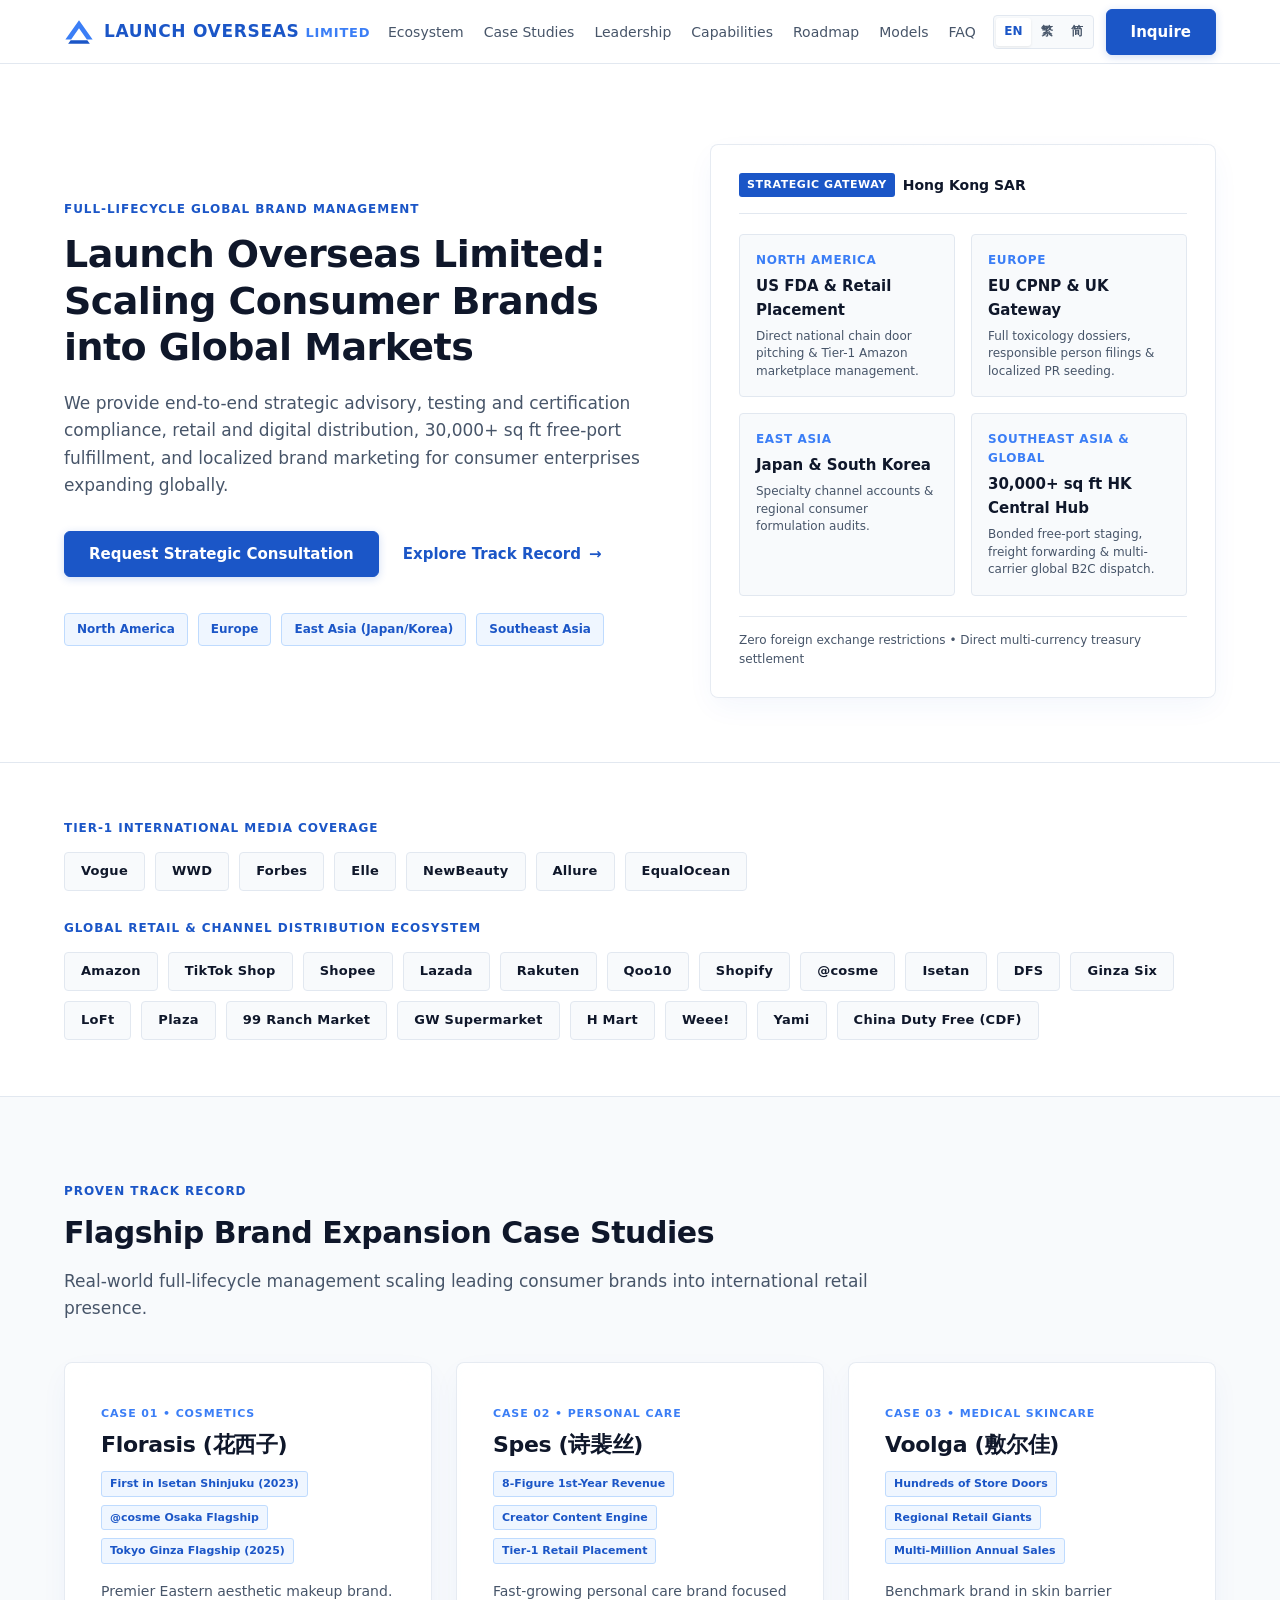
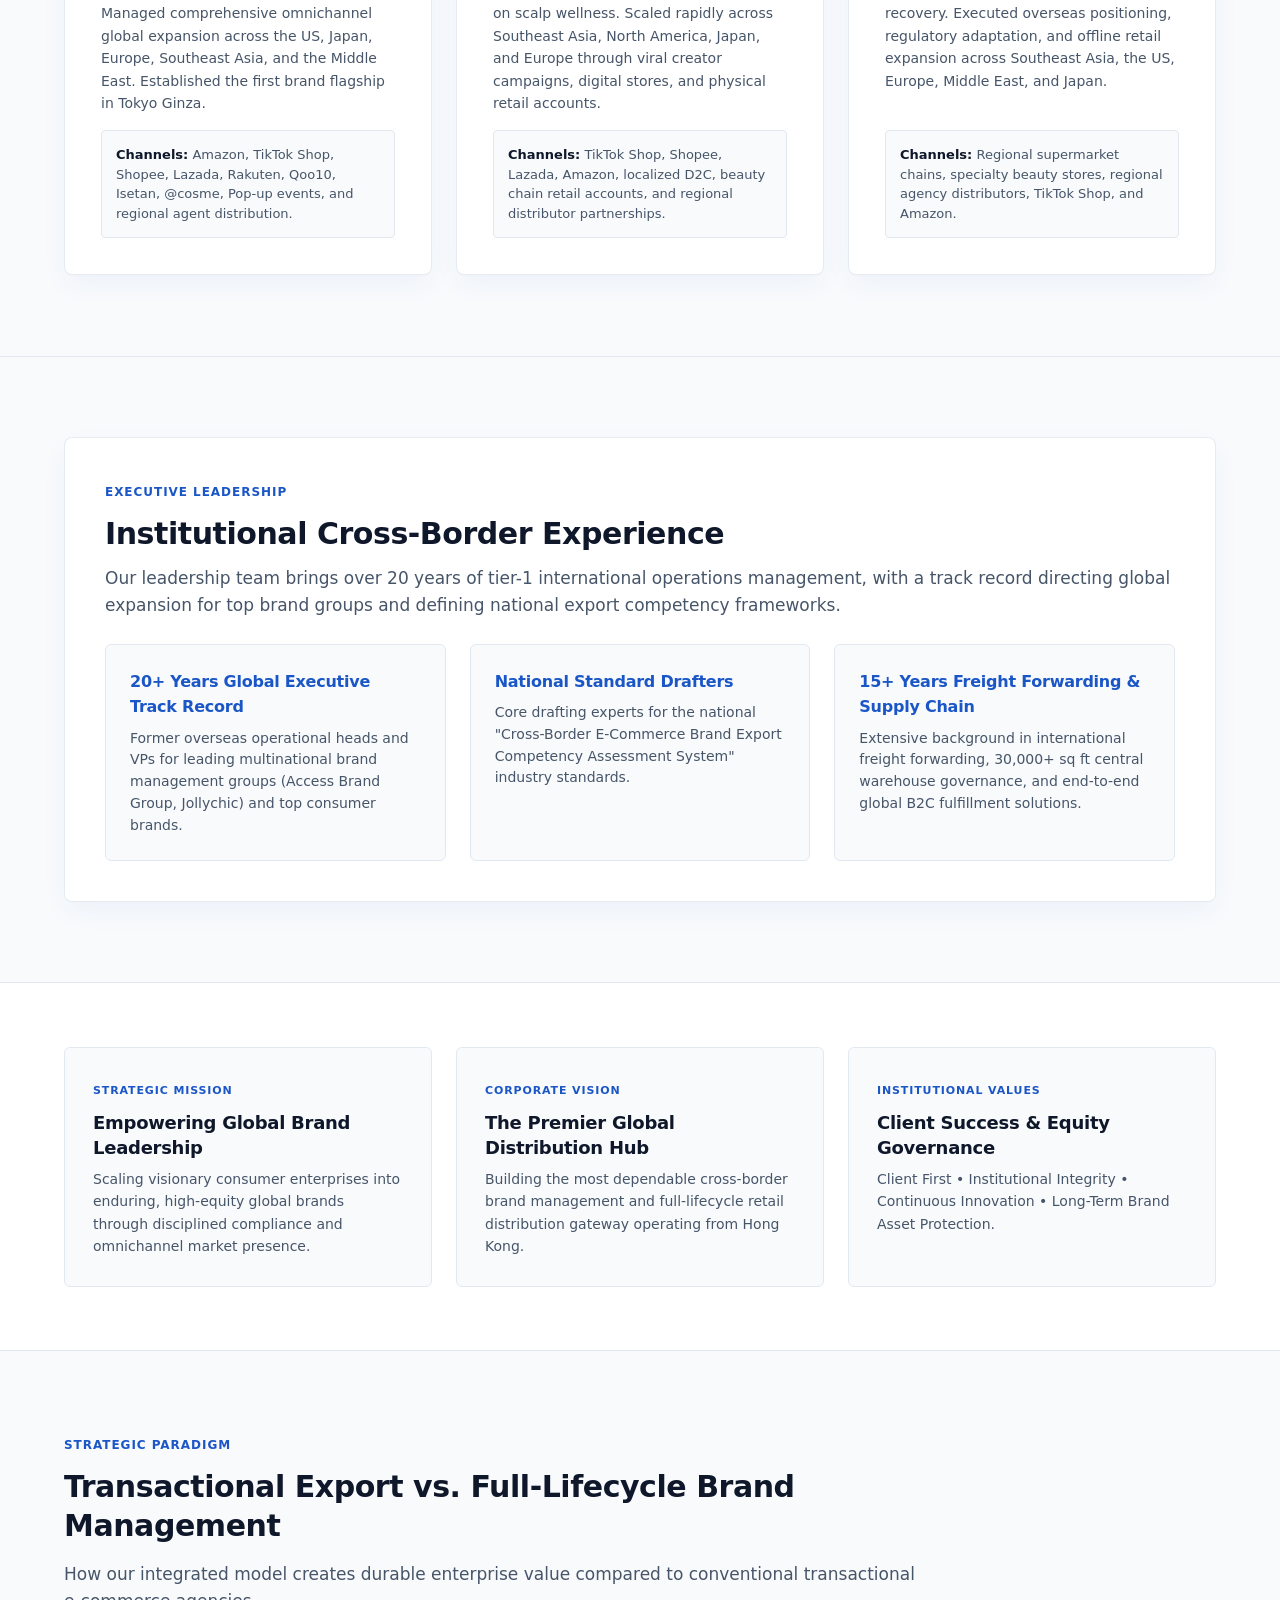
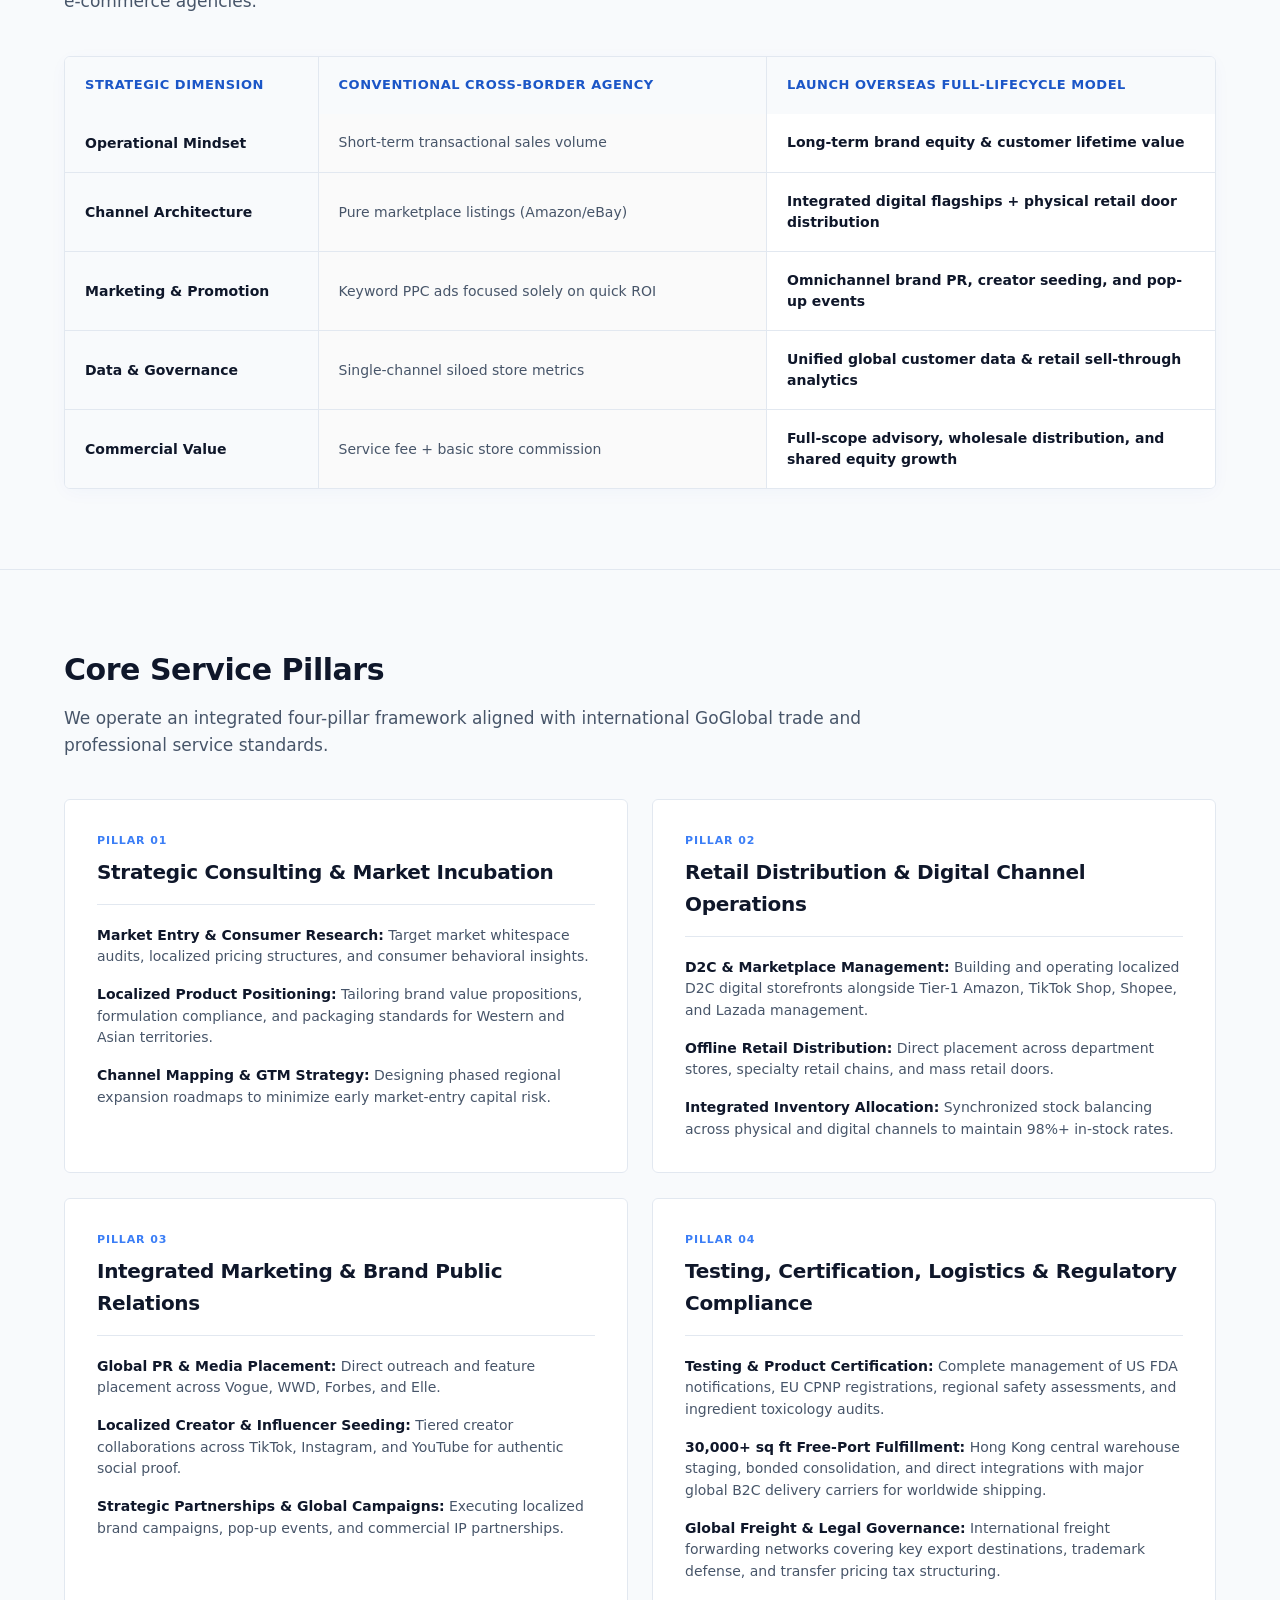
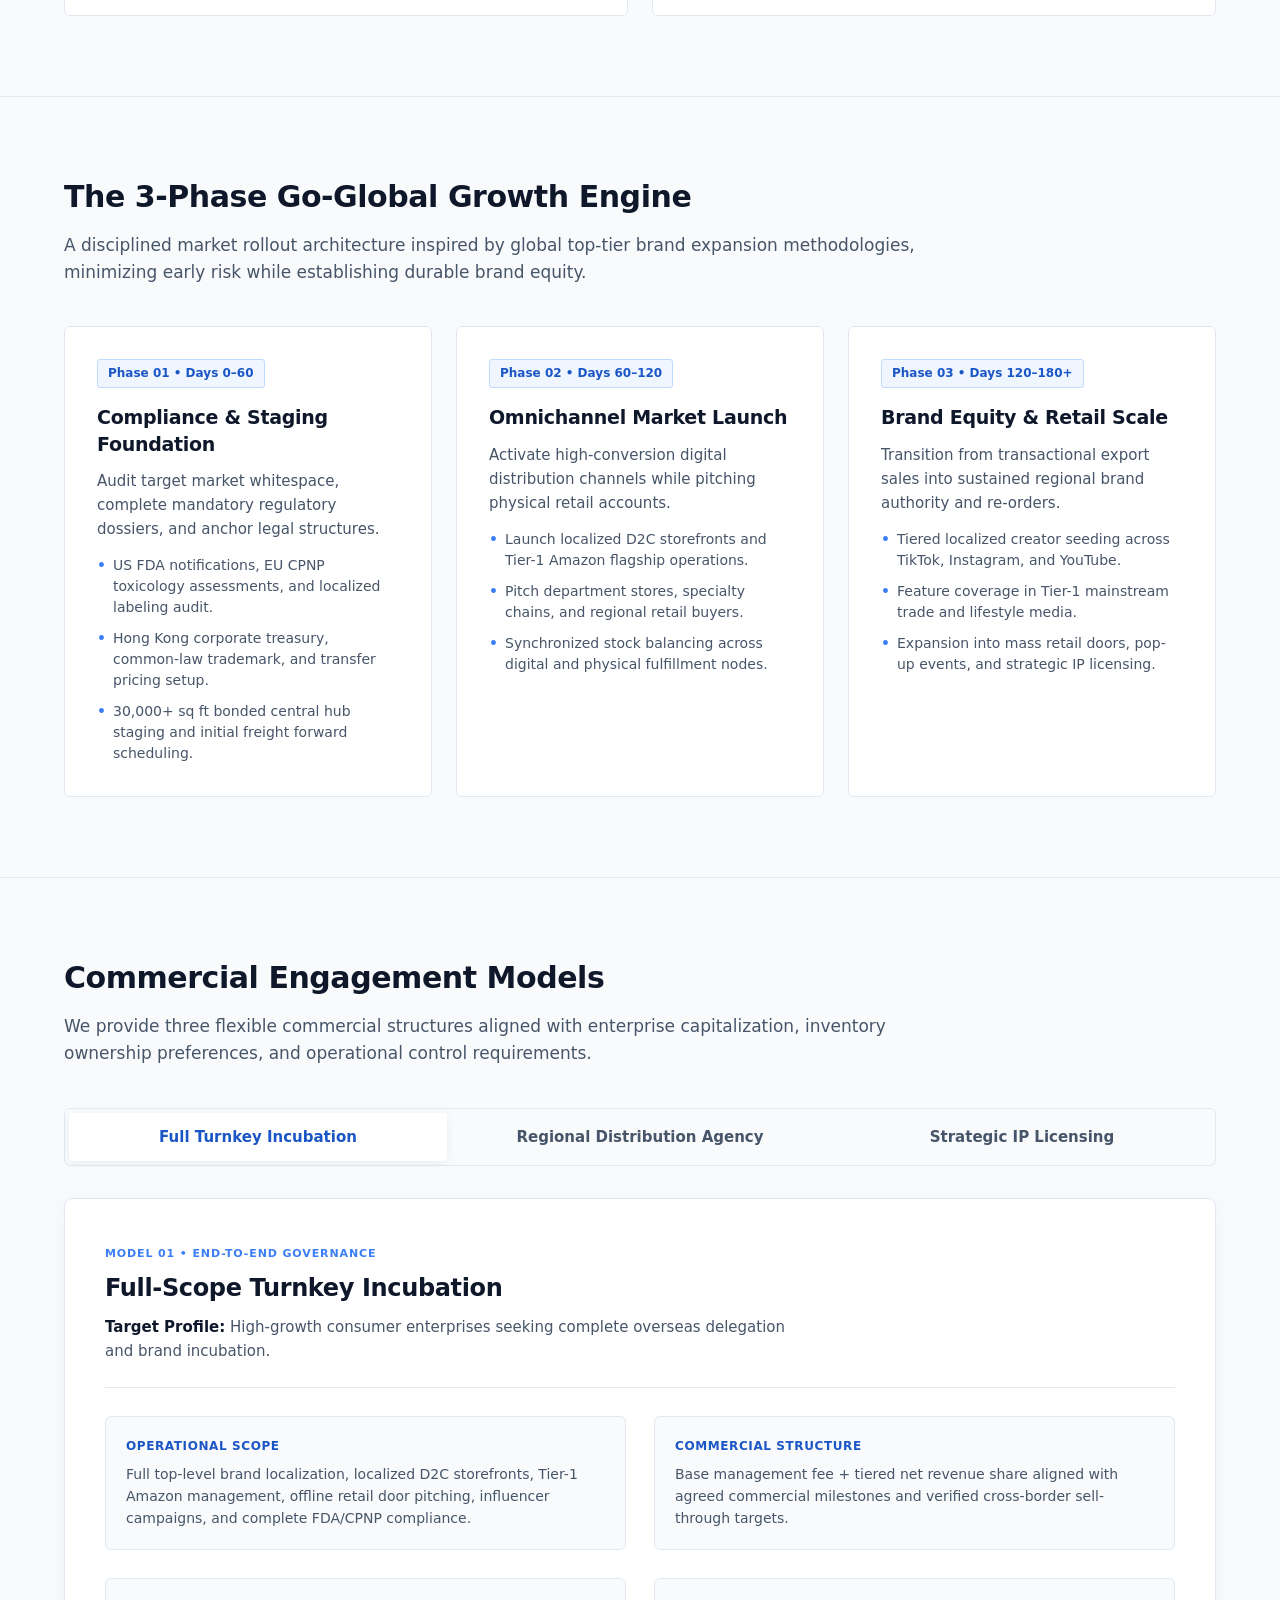
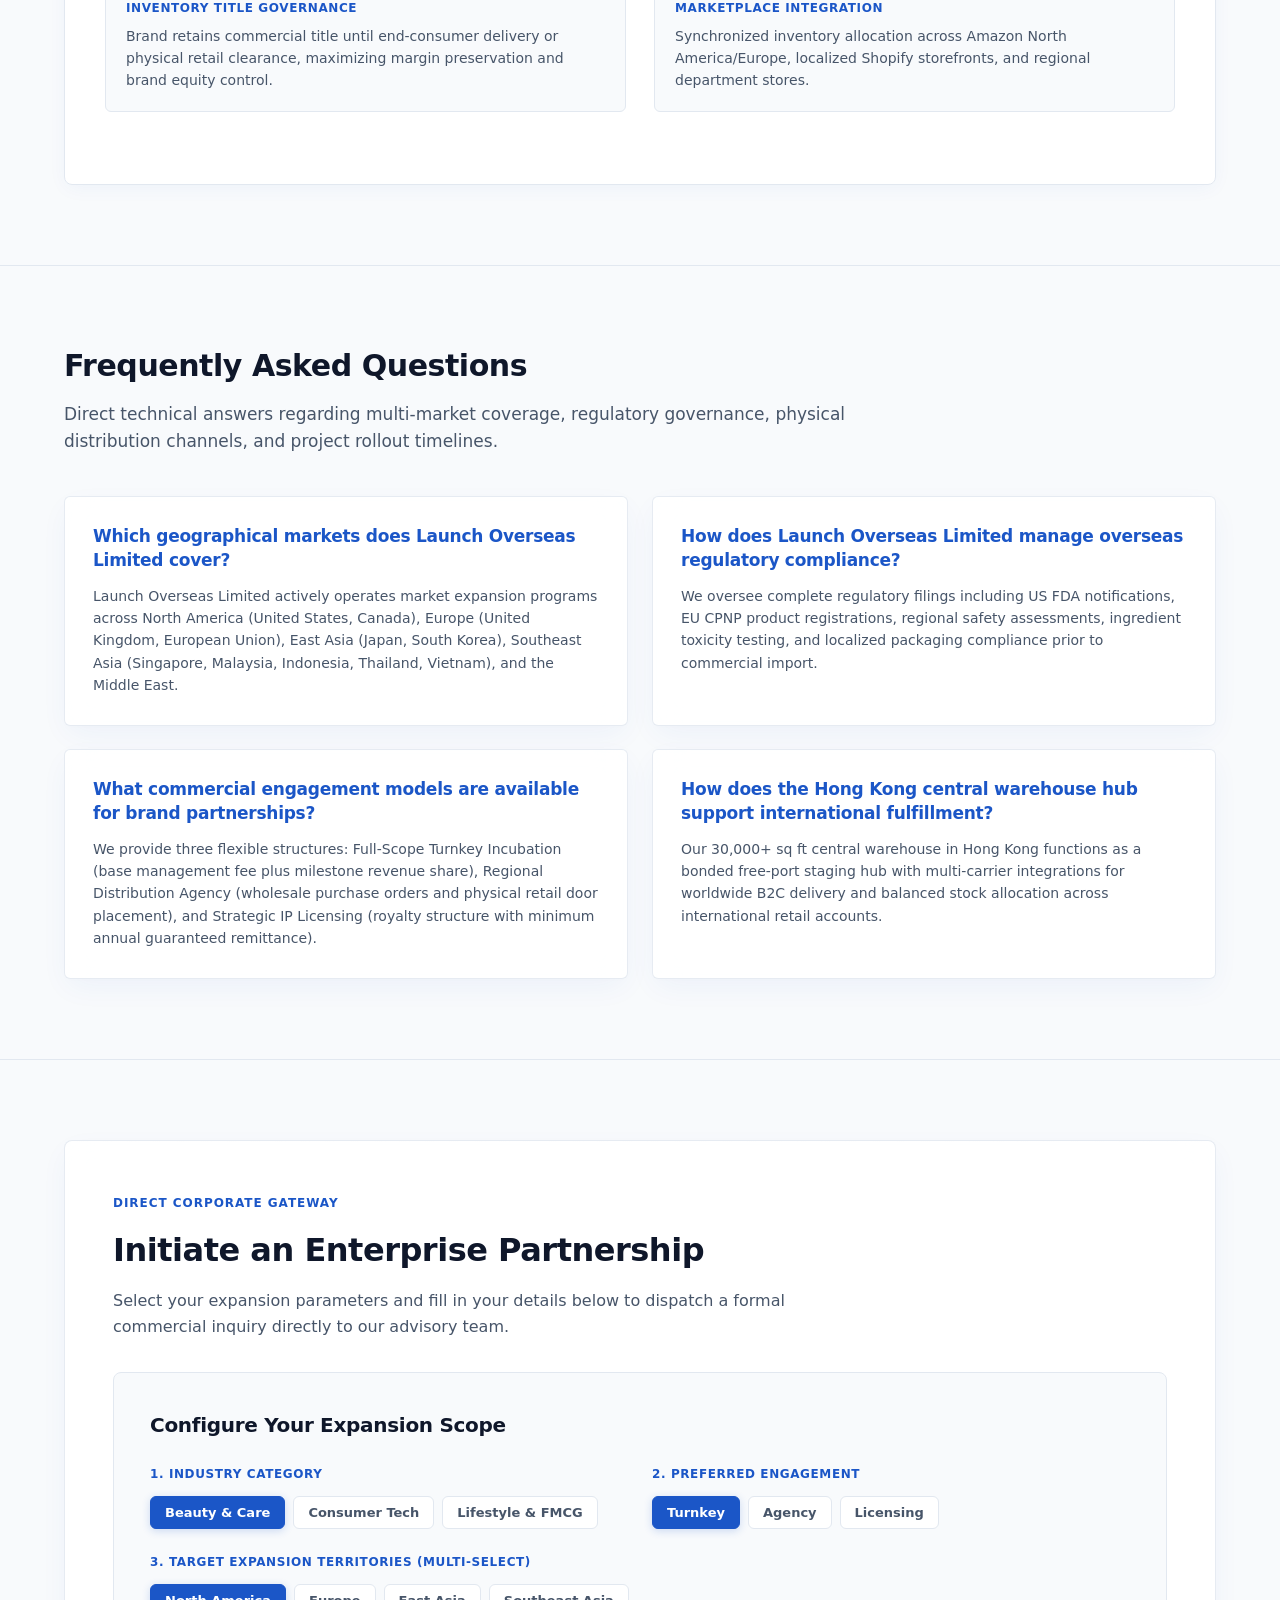
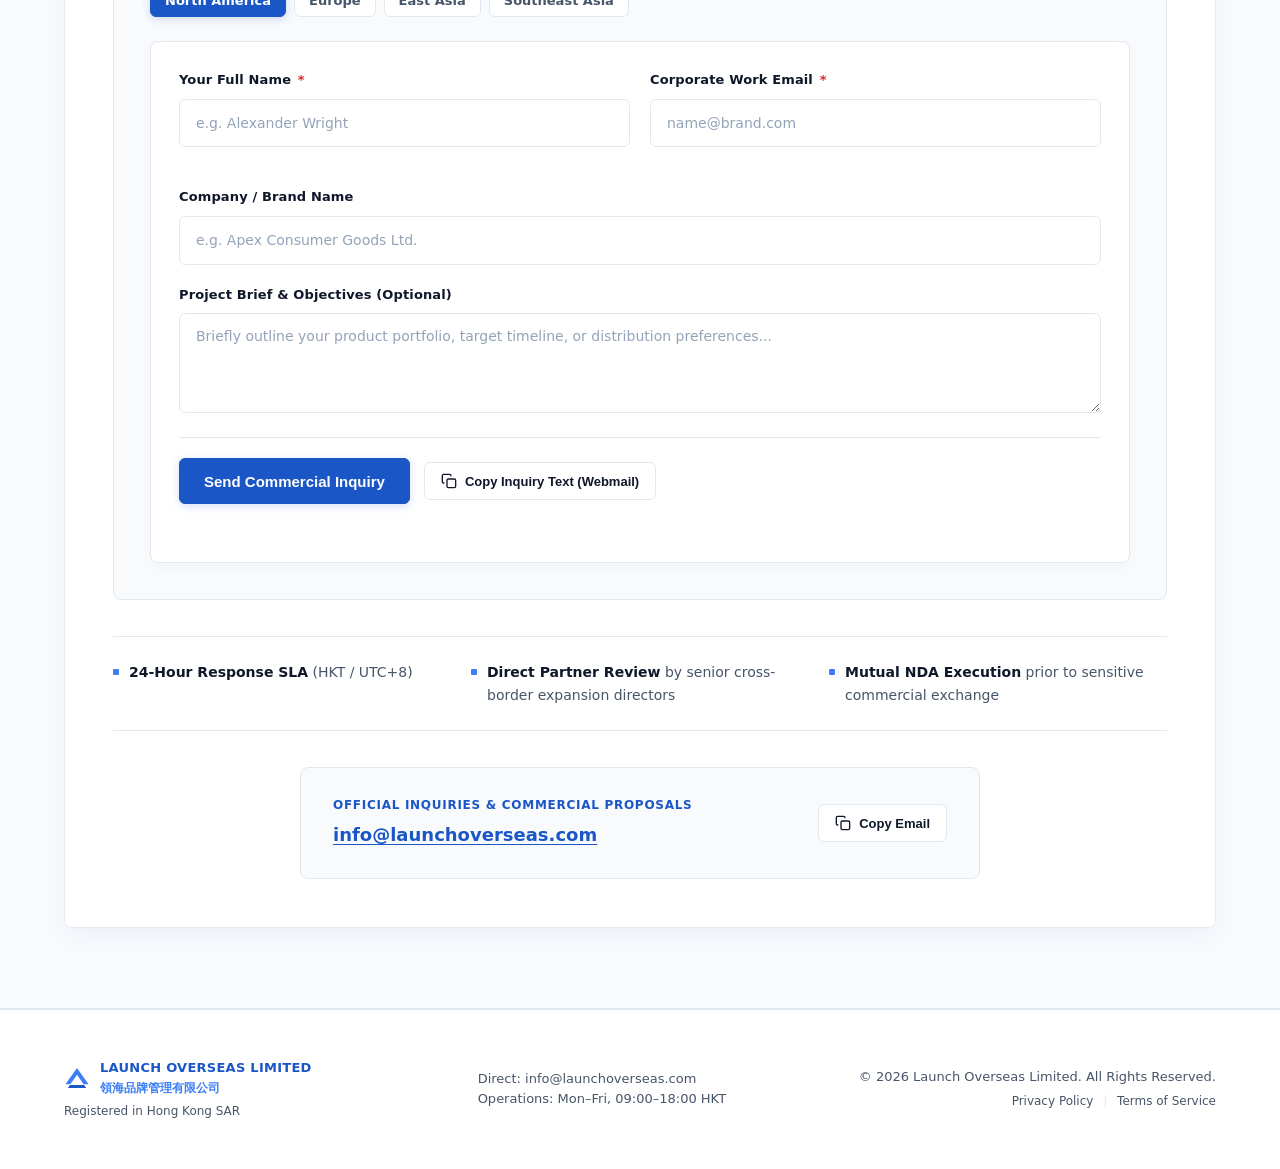
<file: index.html>
<!DOCTYPE html>
<html lang="en">
<head>
  <meta charset="UTF-8">
  <meta name="viewport" content="width=device-width, initial-scale=1.0, viewport-fit=cover">
  <meta name="theme-color" content="#1B56C7">
  <title>Launch Overseas Limited | Global Brand Management & Multi-Market Distribution</title>
  <meta name="description" content="Hong Kong strategic advisory and multi-market distribution gateway scaling consumer brands into North America, Europe, East Asia, and Southeast Asia. Proven track record scaling Florasis, Spes, and Voolga globally.">
  <link rel="canonical" href="https://launchoverseas.com/">
  <link rel="alternate" hreflang="en" href="https://launchoverseas.com/">
  <link rel="alternate" hreflang="zh-HK" href="https://launchoverseas.com/zh-hk.html">
  <link rel="alternate" hreflang="zh-CN" href="https://launchoverseas.com/zh-cn.html">
  <link rel="alternate" hreflang="x-default" href="https://launchoverseas.com/">

  <!-- Open Graph -->
  <meta property="og:type" content="website">
  <meta property="og:site_name" content="Launch Overseas Limited">
  <meta property="og:title" content="Launch Overseas Limited | Global Brand Management">
  <meta property="og:description" content="Proven cross-border brand expansion. Omnichannel placement across US, Europe, Japan, and Southeast Asia.">
  <meta property="og:url" content="https://launchoverseas.com/">

  <!-- Modular Stylesheets -->
  <link rel="stylesheet" href="css/variables.css">
  <link rel="stylesheet" href="css/layout.css">
  <link rel="stylesheet" href="css/sections.css">
  <link rel="stylesheet" href="css/services.css">
  <link rel="stylesheet" href="css/interactive.css">

  <!-- Schema.org Multi-Entity JSON-LD Graph -->
  <script type="application/ld+json">
  {
    "@context": "https://schema.org",
    "@graph": [
      {
        "@type": "Corporation",
        "@id": "https://launchoverseas.com/#corporation",
        "name": "Launch Overseas Limited",
        "alternateName": ["領海品牌管理有限公司", "领海品牌管理有限公司"],
        "url": "https://launchoverseas.com/",
        "logo": "https://launchoverseas.com/images/logo.svg",
        "description": "Global Brand Management & Multi-Market Distribution Consultancy operating from Hong Kong SAR.",
        "knowsAbout": [
          "Cross-Border GoGlobal Strategy",
          "FDA & CPNP Testing and Certification",
          "Omnichannel Global Retail Distribution",
          "Hong Kong 30,000+ sq ft Free-Port Central Hub",
          "Multi-Currency Treasury and Cross-Border Tax Structuring",
          "Cosmetics, Personal Care, and FMCG Global Scaling"
        ],
        "address": {
          "@type": "PostalAddress",
          "addressCountry": "HK",
          "addressRegion": "Hong Kong SAR"
        },
        "contactPoint": {
          "@type": "ContactPoint",
          "contactType": "corporate inquiries",
          "email": "info@launchoverseas.com",
          "availableLanguage": ["en", "zh-Hant", "zh-Hans"]
        }
      },
      {
        "@type": "WebSite",
        "@id": "https://launchoverseas.com/#website",
        "url": "https://launchoverseas.com/",
        "name": "Launch Overseas Limited",
        "publisher": {
          "@id": "https://launchoverseas.com/#corporation"
        },
        "inLanguage": "en"
      },
      {
        "@type": "FAQPage",
        "@id": "https://launchoverseas.com/#faq",
        "mainEntity": [
          {
            "@type": "Question",
            "name": "Which geographical markets does Launch Overseas Limited cover?",
            "acceptedAnswer": {
              "@type": "Answer",
              "text": "Launch Overseas Limited operates market expansion programs across North America (United States, Canada), Europe (United Kingdom, European Union), East Asia (Japan, South Korea), Southeast Asia (Singapore, Malaysia, Indonesia, Thailand, Vietnam), and the Middle East."
            }
          },
          {
            "@type": "Question",
            "name": "How does Launch Overseas Limited manage overseas regulatory compliance?",
            "acceptedAnswer": {
              "@type": "Answer",
              "text": "We oversee complete regulatory filings including US FDA notifications, EU CPNP product registrations, regional safety assessments, ingredient toxicology audits, and localized packaging compliance prior to commercial import."
            }
          },
          {
            "@type": "Question",
            "name": "What commercial engagement models are available for brand partnerships?",
            "acceptedAnswer": {
              "@type": "Answer",
              "text": "We provide three flexible engagement models: Full-Scope Turnkey Incubation (end-to-end management fee plus revenue share), Regional Distribution Agency (wholesale purchase orders and physical retail placement), and Strategic IP Licensing (royalty structure with minimum annual guaranteed remittance)."
            }
          },
          {
            "@type": "Question",
            "name": "How does the Hong Kong central warehouse hub support international fulfillment?",
            "acceptedAnswer": {
              "@type": "Answer",
              "text": "Our 30,000+ sq ft central warehouse in Hong Kong operates as a bonded free-port staging hub with multi-carrier integrations for global B2C parcel delivery and synchronized inventory allocation across international retail accounts."
            }
          }
        ]
      }
    ]
  }
  </script>
</head>
<body>
  <!-- Header / Navigation -->
  <header class="site-header" id="site-header">
    <div class="container header-container">
      <a href="index.html" class="brand-lockup" aria-label="Launch Overseas Limited Home">
        <svg class="brand-logo-svg" viewBox="270 85 260 225" width="30" height="26" aria-hidden="true">
          <path d="M 400 95 L 518 262 L 468 262 L 400 165 L 332 262 L 282 262 Z" fill="#3B7EF6"/>
          <polygon points="328,270 472,270 494,300 306,300" fill="#1B56C7"/>
        </svg>
        <span class="brand-names">
          <span class="brand-primary">LAUNCH OVERSEAS</span>
          <span class="brand-secondary">LIMITED</span>
        </span>
      </a>

      <nav class="desktop-nav" aria-label="Main Navigation">
        <ul class="nav-links">
          <li><a href="#partners">Ecosystem</a></li>
          <li><a href="#cases">Case Studies</a></li>
          <li><a href="#leadership">Leadership</a></li>
          <li><a href="#capabilities">Capabilities</a></li>
          <li><a href="#roadmap">Roadmap</a></li>
          <li><a href="#models">Models</a></li>
          <li><a href="#faq">FAQ</a></li>
        </ul>
      </nav>

      <div class="header-actions">
        <div class="lang-switch" role="group" aria-label="Language Switcher">
          <span class="lang-pill active">EN</span>
          <a href="zh-hk.html" class="lang-pill" hreflang="zh-HK">繁</a>
          <a href="zh-cn.html" class="lang-pill" hreflang="zh-CN">简</a>
        </div>
        <a href="#contact" class="btn btn-primary nav-cta">Inquire</a>
        <button class="mobile-toggle" id="mobile-toggle" aria-expanded="false" aria-controls="mobile-menu" aria-label="Toggle navigation menu">
          <span class="bar"></span>
          <span class="bar"></span>
        </button>
      </div>
    </div>

    <!-- Mobile Drawer Overlay -->
    <div class="mobile-menu" id="mobile-menu" aria-hidden="true">
      <div class="mobile-menu-inner">
        <ul class="mobile-nav-links">
          <li><a href="#partners" class="mobile-link">Ecosystem</a></li>
          <li><a href="#cases" class="mobile-link">Case Studies</a></li>
          <li><a href="#leadership" class="mobile-link">Leadership</a></li>
          <li><a href="#capabilities" class="mobile-link">Capabilities</a></li>
          <li><a href="#roadmap" class="mobile-link">Roadmap</a></li>
          <li><a href="#models" class="mobile-link">Models</a></li>
          <li><a href="#faq" class="mobile-link">FAQ</a></li>
          <li><a href="#contact" class="mobile-link mobile-cta-link">Initiate Inquiry</a></li>
        </ul>
        <div class="mobile-menu-footer">
          <span class="mobile-lang-title">Language / 語言 / 语言</span>
          <div class="mobile-lang-row">
            <span class="lang-pill active">English</span>
            <a href="zh-hk.html" class="lang-pill">繁體中文</a>
            <a href="zh-cn.html" class="lang-pill">简体中文</a>
          </div>
        </div>
      </div>
    </div>
  </header>

  <main>
    <!-- Hero Section -->
    <section class="hero-section">
      <div class="container hero-grid">
        <div class="hero-content reveal-on-scroll">
          <div class="meta-tag">Full-Lifecycle Global Brand Management</div>
          <h1 class="hero-title">Launch Overseas Limited: Scaling Consumer Brands into Global Markets</h1>
          <p class="hero-lead">We provide end-to-end strategic advisory, testing and certification compliance, retail and digital distribution, 30,000+ sq ft free-port fulfillment, and localized brand marketing for consumer enterprises expanding globally.</p>
          
          <div class="hero-actions">
            <a href="#contact" class="btn btn-primary">Request Strategic Consultation</a>
            <a href="#cases" class="btn-link">Explore Track Record <span class="arrow">&rarr;</span></a>
          </div>

          <div class="hero-region-pills">
            <span class="region-pill">North America</span>
            <span class="region-pill">Europe</span>
            <span class="region-pill">East Asia (Japan/Korea)</span>
            <span class="region-pill">Southeast Asia</span>
          </div>
        </div>

        <div class="hero-visual reveal-on-scroll">
          <div class="hub-matrix-header">
            <div class="hub-badge-wrap">
              <span class="hub-tag">Strategic Gateway</span>
              <span class="hub-location">Hong Kong SAR</span>
            </div>
          </div>
          
          <div class="matrix-grid">
            <div class="matrix-tile">
              <div class="tile-region">North America</div>
              <div class="tile-stat">US FDA & Retail Placement</div>
              <div class="tile-desc">Direct national chain door pitching & Tier-1 Amazon marketplace management.</div>
            </div>

            <div class="matrix-tile">
              <div class="tile-region">Europe</div>
              <div class="tile-stat">EU CPNP & UK Gateway</div>
              <div class="tile-desc">Full toxicology dossiers, responsible person filings & localized PR seeding.</div>
            </div>

            <div class="matrix-tile">
              <div class="tile-region">East Asia</div>
              <div class="tile-stat">Japan & South Korea</div>
              <div class="tile-desc">Specialty channel accounts & regional consumer formulation audits.</div>
            </div>

            <div class="matrix-tile">
              <div class="tile-region">Southeast Asia & Global</div>
              <div class="tile-stat">30,000+ sq ft HK Central Hub</div>
              <div class="tile-desc">Bonded free-port staging, freight forwarding & multi-carrier global B2C dispatch.</div>
            </div>
          </div>

          <div class="hub-matrix-footer">
            <span>Zero foreign exchange restrictions • Direct multi-currency treasury settlement</span>
          </div>
        </div>
      </div>
    </section>

    <!-- Global Partners & Media Ecosystem -->
    <section class="partners-section" id="partners">
      <div class="container reveal-on-scroll">
        <div class="partner-tier-block">
          <span class="partner-tier-label">Tier-1 International Media Coverage</span>
          <div class="partner-pill-grid">
            <span class="partner-badge">Vogue</span>
            <span class="partner-badge">WWD</span>
            <span class="partner-badge">Forbes</span>
            <span class="partner-badge">Elle</span>
            <span class="partner-badge">NewBeauty</span>
            <span class="partner-badge">Allure</span>
            <span class="partner-badge">EqualOcean</span>
          </div>
        </div>

        <div class="partner-tier-block">
          <span class="partner-tier-label">Global Retail & Channel Distribution Ecosystem</span>
          <div class="partner-pill-grid">
            <span class="partner-badge">Amazon</span>
            <span class="partner-badge">TikTok Shop</span>
            <span class="partner-badge">Shopee</span>
            <span class="partner-badge">Lazada</span>
            <span class="partner-badge">Rakuten</span>
            <span class="partner-badge">Qoo10</span>
            <span class="partner-badge">Shopify</span>
            <span class="partner-badge">@cosme</span>
            <span class="partner-badge">Isetan</span>
            <span class="partner-badge">DFS</span>
            <span class="partner-badge">Ginza Six</span>
            <span class="partner-badge">LoFt</span>
            <span class="partner-badge">Plaza</span>
            <span class="partner-badge">99 Ranch Market</span>
            <span class="partner-badge">GW Supermarket</span>
            <span class="partner-badge">H Mart</span>
            <span class="partner-badge">Weee!</span>
            <span class="partner-badge">Yami</span>
            <span class="partner-badge">China Duty Free (CDF)</span>
          </div>
        </div>
      </div>
    </section>

    <!-- Verified Track-Record Case Studies -->
    <section class="cases-section" id="cases">
      <div class="container">
        <div class="section-header reveal-on-scroll">
          <div class="meta-tag">Proven Track Record</div>
          <h2 class="section-title">Flagship Brand Expansion Case Studies</h2>
          <p class="section-definition">Real-world full-lifecycle management scaling leading consumer brands into international retail presence.</p>
        </div>

        <div class="card-grid three-col">
          <!-- Case 1: Florasis -->
          <article class="case-card reveal-on-scroll">
            <div>
              <span class="case-tag">Case 01 • Cosmetics</span>
              <h3 class="case-brand-title">Florasis (花西子)</h3>
              <div class="case-highlights-row">
                <span class="case-highlight-pill">First in Isetan Shinjuku (2023)</span>
                <span class="case-highlight-pill">@cosme Osaka Flagship</span>
                <span class="case-highlight-pill">Tokyo Ginza Flagship (2025)</span>
              </div>
              <p class="case-desc">Premier Eastern aesthetic makeup brand. Managed comprehensive omnichannel global expansion across the US, Japan, Europe, Southeast Asia, and the Middle East. Established the first brand flagship in Tokyo Ginza.</p>
            </div>
            <div class="case-channel-block">
              <strong>Channels:</strong> Amazon, TikTok Shop, Shopee, Lazada, Rakuten, Qoo10, Isetan, @cosme, Pop-up events, and regional agent distribution.
            </div>
          </article>

          <!-- Case 2: Spes -->
          <article class="case-card reveal-on-scroll">
            <div>
              <span class="case-tag">Case 02 • Personal Care</span>
              <h3 class="case-brand-title">Spes (诗裴丝)</h3>
              <div class="case-highlights-row">
                <span class="case-highlight-pill">8-Figure 1st-Year Revenue</span>
                <span class="case-highlight-pill">Creator Content Engine</span>
                <span class="case-highlight-pill">Tier-1 Retail Placement</span>
              </div>
              <p class="case-desc">Fast-growing personal care brand focused on scalp wellness. Scaled rapidly across Southeast Asia, North America, Japan, and Europe through viral creator campaigns, digital stores, and physical retail accounts.</p>
            </div>
            <div class="case-channel-block">
              <strong>Channels:</strong> TikTok Shop, Shopee, Lazada, Amazon, localized D2C, beauty chain retail accounts, and regional distributor partnerships.
            </div>
          </article>

          <!-- Case 3: Voolga -->
          <article class="case-card reveal-on-scroll">
            <div>
              <span class="case-tag">Case 03 • Medical Skincare</span>
              <h3 class="case-brand-title">Voolga (敷尔佳)</h3>
              <div class="case-highlights-row">
                <span class="case-highlight-pill">Hundreds of Store Doors</span>
                <span class="case-highlight-pill">Regional Retail Giants</span>
                <span class="case-highlight-pill">Multi-Million Annual Sales</span>
              </div>
              <p class="case-desc">Benchmark brand in skin barrier recovery. Executed overseas positioning, regulatory adaptation, and offline retail expansion across Southeast Asia, the US, Europe, Middle East, and Japan.</p>
            </div>
            <div class="case-channel-block">
              <strong>Channels:</strong> Regional supermarket chains, specialty beauty stores, regional agency distributors, TikTok Shop, and Amazon.
            </div>
          </article>
        </div>
      </div>
    </section>

    <!-- Leadership Credentials -->
    <section class="gateway-section" id="leadership">
      <div class="container">
        <div class="leadership-card reveal-on-scroll">
          <div class="meta-tag">Executive Leadership</div>
          <h2 class="section-title" style="margin-bottom: 12px;">Institutional Cross-Border Experience</h2>
          <p class="section-definition">Our leadership team brings over 20 years of tier-1 international operations management, with a track record directing global expansion for top brand groups and defining national export competency frameworks.</p>

          <div class="leadership-grid">
            <div class="leadership-item">
              <h3 class="leadership-item-title">20+ Years Global Executive Track Record</h3>
              <p class="leadership-item-desc">Former overseas operational heads and VPs for leading multinational brand management groups (Access Brand Group, Jollychic) and top consumer brands.</p>
            </div>

            <div class="leadership-item">
              <h3 class="leadership-item-title">National Standard Drafters</h3>
              <p class="leadership-item-desc">Core drafting experts for the national "Cross-Border E-Commerce Brand Export Competency Assessment System" industry standards.</p>
            </div>

            <div class="leadership-item">
              <h3 class="leadership-item-title">15+ Years Freight Forwarding & Supply Chain</h3>
              <p class="leadership-item-desc">Extensive background in international freight forwarding, 30,000+ sq ft central warehouse governance, and end-to-end global B2C fulfillment solutions.</p>
            </div>
          </div>
        </div>
      </div>
    </section>

    <!-- Corporate DNA & Purpose Block -->
    <section class="dna-section">
      <div class="container">
        <div class="dna-grid">
          <div class="dna-card reveal-on-scroll">
            <span class="dna-badge">Strategic Mission</span>
            <h3 class="dna-title">Empowering Global Brand Leadership</h3>
            <p class="dna-desc">Scaling visionary consumer enterprises into enduring, high-equity global brands through disciplined compliance and omnichannel market presence.</p>
          </div>

          <div class="dna-card reveal-on-scroll">
            <span class="dna-badge">Corporate Vision</span>
            <h3 class="dna-title">The Premier Global Distribution Hub</h3>
            <p class="dna-desc">Building the most dependable cross-border brand management and full-lifecycle retail distribution gateway operating from Hong Kong.</p>
          </div>

          <div class="dna-card reveal-on-scroll">
            <span class="dna-badge">Institutional Values</span>
            <h3 class="dna-title">Client Success & Equity Governance</h3>
            <p class="dna-desc">Client First • Institutional Integrity • Continuous Innovation • Long-Term Brand Asset Protection.</p>
          </div>
        </div>
      </div>
    </section>

    <!-- Strategic Comparison Matrix -->
    <section class="comparison-section">
      <div class="container">
        <div class="section-header reveal-on-scroll">
          <div class="meta-tag">Strategic Paradigm</div>
          <h2 class="section-title">Transactional Export vs. Full-Lifecycle Brand Management</h2>
          <p class="section-definition">How our integrated model creates durable enterprise value compared to conventional transactional e-commerce agencies.</p>
        </div>

        <div class="comparison-table-wrap reveal-on-scroll">
          <table class="comparison-table">
            <thead>
              <tr>
                <th>Strategic Dimension</th>
                <th>Conventional Cross-Border Agency</th>
                <th>Launch Overseas Full-Lifecycle Model</th>
              </tr>
            </thead>
            <tbody>
              <tr>
                <th>Operational Mindset</th>
                <td class="traditional-col">Short-term transactional sales volume</td>
                <td class="full-domain-col">Long-term brand equity & customer lifetime value</td>
              </tr>
              <tr>
                <th>Channel Architecture</th>
                <td class="traditional-col">Pure marketplace listings (Amazon/eBay)</td>
                <td class="full-domain-col">Integrated digital flagships + physical retail door distribution</td>
              </tr>
              <tr>
                <th>Marketing & Promotion</th>
                <td class="traditional-col">Keyword PPC ads focused solely on quick ROI</td>
                <td class="full-domain-col">Omnichannel brand PR, creator seeding, and pop-up events</td>
              </tr>
              <tr>
                <th>Data & Governance</th>
                <td class="traditional-col">Single-channel siloed store metrics</td>
                <td class="full-domain-col">Unified global customer data & retail sell-through analytics</td>
              </tr>
              <tr>
                <th>Commercial Value</th>
                <td class="traditional-col">Service fee + basic store commission</td>
                <td class="full-domain-col">Full-scope advisory, wholesale distribution, and shared equity growth</td>
              </tr>
            </tbody>
          </table>
        </div>
      </div>
    </section>

    <!-- 4 Core Service Pillars -->
    <section class="pillars-section" id="capabilities">
      <div class="container">
        <div class="section-header reveal-on-scroll">
          <h2 class="section-title">Core Service Pillars</h2>
          <p class="section-definition">We operate an integrated four-pillar framework aligned with international GoGlobal trade and professional service standards.</p>
        </div>

        <div class="card-grid two-col">
          <article class="pillar-card reveal-on-scroll">
            <div class="pillar-header">
              <span class="pillar-tag">Pillar 01</span>
              <h3 class="pillar-title">Strategic Consulting & Market Incubation</h3>
            </div>
            <ul class="pillar-list">
              <li><strong>Market Entry & Consumer Research:</strong> Target market whitespace audits, localized pricing structures, and consumer behavioral insights.</li>
              <li><strong>Localized Product Positioning:</strong> Tailoring brand value propositions, formulation compliance, and packaging standards for Western and Asian territories.</li>
              <li><strong>Channel Mapping & GTM Strategy:</strong> Designing phased regional expansion roadmaps to minimize early market-entry capital risk.</li>
            </ul>
          </article>

          <article class="pillar-card reveal-on-scroll">
            <div class="pillar-header">
              <span class="pillar-tag">Pillar 02</span>
              <h3 class="pillar-title">Retail Distribution & Digital Channel Operations</h3>
            </div>
            <ul class="pillar-list">
              <li><strong>D2C & Marketplace Management:</strong> Building and operating localized D2C digital storefronts alongside Tier-1 Amazon, TikTok Shop, Shopee, and Lazada management.</li>
              <li><strong>Offline Retail Distribution:</strong> Direct placement across department stores, specialty retail chains, and mass retail doors.</li>
              <li><strong>Integrated Inventory Allocation:</strong> Synchronized stock balancing across physical and digital channels to maintain 98%+ in-stock rates.</li>
            </ul>
          </article>

          <article class="pillar-card reveal-on-scroll">
            <div class="pillar-header">
              <span class="pillar-tag">Pillar 03</span>
              <h3 class="pillar-title">Integrated Marketing & Brand Public Relations</h3>
            </div>
            <ul class="pillar-list">
              <li><strong>Global PR & Media Placement:</strong> Direct outreach and feature placement across Vogue, WWD, Forbes, and Elle.</li>
              <li><strong>Localized Creator & Influencer Seeding:</strong> Tiered creator collaborations across TikTok, Instagram, and YouTube for authentic social proof.</li>
              <li><strong>Strategic Partnerships & Global Campaigns:</strong> Executing localized brand campaigns, pop-up events, and commercial IP partnerships.</li>
            </ul>
          </article>

          <article class="pillar-card reveal-on-scroll">
            <div class="pillar-header">
              <span class="pillar-tag">Pillar 04</span>
              <h3 class="pillar-title">Testing, Certification, Logistics & Regulatory Compliance</h3>
            </div>
            <ul class="pillar-list">
              <li><strong>Testing & Product Certification:</strong> Complete management of US FDA notifications, EU CPNP registrations, regional safety assessments, and ingredient toxicology audits.</li>
              <li><strong>30,000+ sq ft Free-Port Fulfillment:</strong> Hong Kong central warehouse staging, bonded consolidation, and direct integrations with major global B2C delivery carriers for worldwide shipping.</li>
              <li><strong>Global Freight & Legal Governance:</strong> International freight forwarding networks covering key export destinations, trademark defense, and transfer pricing tax structuring.</li>
            </ul>
          </article>
        </div>
      </div>
    </section>

    <!-- 3-Phase Growth Engine (Roadmap) -->
    <section class="roadmap-section" id="roadmap">
      <div class="container">
        <div class="section-header reveal-on-scroll">
          <h2 class="section-title">The 3-Phase Go-Global Growth Engine</h2>
          <p class="section-definition">A disciplined market rollout architecture inspired by global top-tier brand expansion methodologies, minimizing early risk while establishing durable brand equity.</p>
        </div>

        <div class="card-grid three-col">
          <article class="roadmap-card reveal-on-scroll">
            <div class="roadmap-step-badge">Phase 01 • Days 0–60</div>
            <h3 class="roadmap-title">Compliance & Staging Foundation</h3>
            <p class="card-desc">Audit target market whitespace, complete mandatory regulatory dossiers, and anchor legal structures.</p>
            <ul class="roadmap-list">
              <li>US FDA notifications, EU CPNP toxicology assessments, and localized labeling audit.</li>
              <li>Hong Kong corporate treasury, common-law trademark, and transfer pricing setup.</li>
              <li>30,000+ sq ft bonded central hub staging and initial freight forward scheduling.</li>
            </ul>
          </article>

          <article class="roadmap-card reveal-on-scroll">
            <div class="roadmap-step-badge">Phase 02 • Days 60–120</div>
            <h3 class="roadmap-title">Omnichannel Market Launch</h3>
            <p class="card-desc">Activate high-conversion digital distribution channels while pitching physical retail accounts.</p>
            <ul class="roadmap-list">
              <li>Launch localized D2C storefronts and Tier-1 Amazon flagship operations.</li>
              <li>Pitch department stores, specialty chains, and regional retail buyers.</li>
              <li>Synchronized stock balancing across digital and physical fulfillment nodes.</li>
            </ul>
          </article>

          <article class="roadmap-card reveal-on-scroll">
            <div class="roadmap-step-badge">Phase 03 • Days 120–180+</div>
            <h3 class="roadmap-title">Brand Equity & Retail Scale</h3>
            <p class="card-desc">Transition from transactional export sales into sustained regional brand authority and re-orders.</p>
            <ul class="roadmap-list">
              <li>Tiered localized creator seeding across TikTok, Instagram, and YouTube.</li>
              <li>Feature coverage in Tier-1 mainstream trade and lifestyle media.</li>
              <li>Expansion into mass retail doors, pop-up events, and strategic IP licensing.</li>
            </ul>
          </article>
        </div>
      </div>
    </section>

    <!-- Commercial Engagement Models -->
    <section class="models-section" id="models">
      <div class="container">
        <div class="section-header reveal-on-scroll">
          <h2 class="section-title">Commercial Engagement Models</h2>
          <p class="section-definition">We provide three flexible commercial structures aligned with enterprise capitalization, inventory ownership preferences, and operational control requirements.</p>
        </div>

        <div class="model-switcher-wrap reveal-on-scroll">
          <div class="model-tabs" role="tablist" aria-label="Commercial Engagement Models">
            <button class="model-tab-btn active" role="tab" aria-selected="true" aria-controls="panel-turnkey" id="tab-turnkey">
              Full Turnkey Incubation
            </button>
            <button class="model-tab-btn" role="tab" aria-selected="false" aria-controls="panel-agency" id="tab-agency">
              Regional Distribution Agency
            </button>
            <button class="model-tab-btn" role="tab" aria-selected="false" aria-controls="panel-licensing" id="tab-licensing">
              Strategic IP Licensing
            </button>
          </div>

          <div class="model-panels">
            <div class="model-panel active" id="panel-turnkey" role="tabpanel" aria-labelledby="tab-turnkey">
              <div class="panel-header-row">
                <div class="panel-title-wrap">
                  <span class="panel-badge">Model 01 • End-to-End Governance</span>
                  <h3 class="panel-title">Full-Scope Turnkey Incubation</h3>
                  <p class="panel-profile-lead"><strong>Target Profile:</strong> High-growth consumer enterprises seeking complete overseas delegation and brand incubation.</p>
                </div>
              </div>

              <div class="panel-details-grid">
                <div class="detail-block">
                  <div class="detail-label">Operational Scope</div>
                  <div class="detail-content">Full top-level brand localization, localized D2C storefronts, Tier-1 Amazon management, offline retail door pitching, influencer campaigns, and complete FDA/CPNP compliance.</div>
                </div>

                <div class="detail-block">
                  <div class="detail-label">Commercial Structure</div>
                  <div class="detail-content">Base management fee + tiered net revenue share aligned with agreed commercial milestones and verified cross-border sell-through targets.</div>
                </div>

                <div class="detail-block">
                  <div class="detail-label">Inventory Title Governance</div>
                  <div class="detail-content">Brand retains commercial title until end-consumer delivery or physical retail clearance, maximizing margin preservation and brand equity control.</div>
                </div>

                <div class="detail-block">
                  <div class="detail-label">Marketplace Integration</div>
                  <div class="detail-content">Synchronized inventory allocation across Amazon North America/Europe, localized Shopify storefronts, and regional department stores.</div>
                </div>
              </div>
            </div>

            <div class="model-panel" id="panel-agency" role="tabpanel" aria-labelledby="tab-agency">
              <div class="panel-header-row">
                <div class="panel-title-wrap">
                  <span class="panel-badge">Model 02 • Rapid Retail Expansion</span>
                  <h3 class="panel-title">Regional Distribution Agency</h3>
                  <p class="panel-profile-lead"><strong>Target Profile:</strong> Established brands with proven production scale seeking rapid physical retail doors and regional distributor networks.</p>
                </div>
              </div>

              <div class="panel-details-grid">
                <div class="detail-block">
                  <div class="detail-label">Operational Scope</div>
                  <div class="detail-content">Exclusive territory sales, mass supermarket and specialty cosmetics chain pitching, localized inventory staging, and commercial distributor account management.</div>
                </div>

                <div class="detail-block">
                  <div class="detail-label">Commercial Structure</div>
                  <div class="detail-content">Wholesale purchase orders (PO) or agreed distributor wholesale margin on scheduled shipment cycles through Hong Kong free-port facilities.</div>
                </div>

                <div class="detail-block">
                  <div class="detail-label">Inventory Title Governance</div>
                  <div class="detail-content">Distributor takes commercial title upon port handover (FOB HK) or verified destination warehouse inspection, reducing inventory holding risk.</div>
                </div>

                <div class="detail-block">
                  <div class="detail-label">Channel Coverage</div>
                  <div class="detail-content">Direct placement across Tier-1 chain retailers, specialty beauty stores, regional duty-free hubs, and regional distributor partnerships.</div>
                </div>
              </div>
            </div>

            <div class="model-panel" id="panel-licensing" role="tabpanel" aria-labelledby="tab-licensing">
              <div class="panel-header-row">
                <div class="panel-title-wrap">
                  <span class="panel-badge">Model 03 • Asset-Light Expansion</span>
                  <h3 class="panel-title">Strategic IP Licensing</h3>
                  <p class="panel-profile-lead"><strong>Target Profile:</strong> High-equity consumer brands seeking localized overseas manufacturing, co-branding partnerships, and risk-free regional expansion.</p>
                </div>
              </div>

              <div class="panel-details-grid">
                <div class="detail-block">
                  <div class="detail-label">Operational Scope</div>
                  <div class="detail-content">International common-law trademark licensing, localized production oversight, quality standard audits, packaging compliance, and brand guideline enforcement.</div>
                </div>

                <div class="detail-block">
                  <div class="detail-label">Commercial Structure</div>
                  <div class="detail-content">Upfront brand licensing royalty + percentage royalty on gross wholesale sales with minimum annual guaranteed remittance.</div>
                </div>

                <div class="detail-block">
                  <div class="detail-label">Inventory Title Governance</div>
                  <div class="detail-content">Authorized licensee manufactures, finances, and owns 100% of finished goods inventory, creating an asset-light revenue stream for the brand owner.</div>
                </div>

                <div class="detail-block">
                  <div class="detail-label">Legal Governance</div>
                  <div class="detail-content">Structured under Hong Kong common-law contracts with international intellectual property registration and cross-border patent defense.</div>
                </div>
              </div>
            </div>
          </div>
        </div>
      </div>
    </section>

    <!-- FAQ Section -->
    <section class="faq-section" id="faq">
      <div class="container">
        <div class="section-header reveal-on-scroll">
          <h2 class="section-title">Frequently Asked Questions</h2>
          <p class="section-definition">Direct technical answers regarding multi-market coverage, regulatory governance, physical distribution channels, and project rollout timelines.</p>
        </div>

        <div class="faq-grid">
          <div class="faq-item reveal-on-scroll">
            <h3 class="faq-question">Which geographical markets does Launch Overseas Limited cover?</h3>
            <p class="faq-answer">Launch Overseas Limited actively operates market expansion programs across North America (United States, Canada), Europe (United Kingdom, European Union), East Asia (Japan, South Korea), Southeast Asia (Singapore, Malaysia, Indonesia, Thailand, Vietnam), and the Middle East.</p>
          </div>

          <div class="faq-item reveal-on-scroll">
            <h3 class="faq-question">How does Launch Overseas Limited manage overseas regulatory compliance?</h3>
            <p class="faq-answer">We oversee complete regulatory filings including US FDA notifications, EU CPNP product registrations, regional safety assessments, ingredient toxicity testing, and localized packaging compliance prior to commercial import.</p>
          </div>

          <div class="faq-item reveal-on-scroll">
            <h3 class="faq-question">What commercial engagement models are available for brand partnerships?</h3>
            <p class="faq-answer">We provide three flexible structures: Full-Scope Turnkey Incubation (base management fee plus milestone revenue share), Regional Distribution Agency (wholesale purchase orders and physical retail door placement), and Strategic IP Licensing (royalty structure with minimum annual guaranteed remittance).</p>
          </div>

          <div class="faq-item reveal-on-scroll">
            <h3 class="faq-question">How does the Hong Kong central warehouse hub support international fulfillment?</h3>
            <p class="faq-answer">Our 30,000+ sq ft central warehouse in Hong Kong functions as a bonded free-port staging hub with multi-carrier integrations for worldwide B2C delivery and balanced stock allocation across international retail accounts.</p>
          </div>
        </div>
      </div>
    </section>

    <!-- Interactive Inbound Scoping & Contact Section -->
    <section class="contact-section" id="contact">
      <div class="container">
        <div class="contact-card reveal-on-scroll">
          <div class="contact-header">
            <div class="meta-tag">Direct Corporate Gateway</div>
            <h2 class="contact-title">Initiate an Enterprise Partnership</h2>
            <p class="contact-lead">Select your expansion parameters and fill in your details below to dispatch a formal commercial inquiry directly to our advisory team.</p>
          </div>

          <!-- Modern Scoping & Form Card -->
          <div class="scoping-widget">
            <div class="scoping-header">
              <h3 class="scoping-title">Configure Your Expansion Scope</h3>
            </div>
            
            <div class="scoping-grid">
              <div class="scoping-group">
                <label>1. Industry Category</label>
                <div class="scoping-options" id="scope-category">
                  <button class="scope-pill active" data-val="Beauty & Personal Care">Beauty & Care</button>
                  <button class="scope-pill" data-val="Consumer Tech">Consumer Tech</button>
                  <button class="scope-pill" data-val="Lifestyle & FMCG">Lifestyle & FMCG</button>
                </div>
              </div>

              <div class="scoping-group">
                <label>2. Preferred Engagement</label>
                <div class="scoping-options" id="scope-model">
                  <button class="scope-pill active" data-val="Turnkey Incubation">Turnkey</button>
                  <button class="scope-pill" data-val="Distribution Agency">Agency</button>
                  <button class="scope-pill" data-val="Strategic Licensing">Licensing</button>
                </div>
              </div>
            </div>

            <div class="scoping-group">
              <label>3. Target Expansion Territories (Multi-select)</label>
              <div class="scoping-options" id="scope-regions">
                <button class="scope-pill active" data-val="North America">North America</button>
                <button class="scope-pill" data-val="Europe">Europe</button>
                <button class="scope-pill" data-val="East Asia">East Asia</button>
                <button class="scope-pill" data-val="Southeast Asia">Southeast Asia</button>
              </div>
            </div>

            <!-- Modern Form Presentation Card -->
            <div class="modern-form-card">
              <form id="enquiry-form" novalidate>
                <!-- Honeypot anti-spam trap -->
                <input type="text" name="company_verify" id="hp-company-verify" class="honeypot-field" tabindex="-1" autocomplete="off">

                <div class="form-grid-2">
                  <div class="form-field">
                    <label class="form-label" for="field-name">Your Full Name <span class="required-mark">*</span></label>
                    <input type="text" id="field-name" class="form-input" placeholder="e.g. Alexander Wright" required>
                  </div>
                  <div class="form-field">
                    <label class="form-label" for="field-email">Corporate Work Email <span class="required-mark">*</span></label>
                    <input type="email" id="field-email" class="form-input" placeholder="name@brand.com" required>
                  </div>
                </div>

                <div class="form-field">
                  <label class="form-label" for="field-company">Company / Brand Name</label>
                  <input type="text" id="field-company" class="form-input" placeholder="e.g. Apex Consumer Goods Ltd.">
                </div>

                <div class="form-field">
                  <label class="form-label" for="field-brief">Project Brief & Objectives (Optional)</label>
                  <textarea id="field-brief" class="form-textarea" placeholder="Briefly outline your product portfolio, target timeline, or distribution preferences..."></textarea>
                </div>

                <div class="form-actions">
                  <button type="submit" class="btn btn-primary" id="submit-enquiry-btn">Send Commercial Inquiry</button>
                  <button type="button" class="btn btn-secondary copy-btn" id="fallback-copy-btn" aria-label="Copy Inquiry Text for Webmail">
                    <svg viewBox="0 0 24 24" width="16" height="16" fill="none" stroke="currentColor" stroke-width="2"><rect x="9" y="9" width="13" height="13" rx="2" ry="2"></rect><path d="M5 15H4a2 2 0 0 1-2-2V4a2 2 0 0 1 2-2h9a2 2 0 0 1 2 2v1"></path></svg>
                    <span>Copy Inquiry Text (Webmail)</span>
                  </button>
                </div>
                <div class="form-feedback" id="form-feedback" aria-live="polite"></div>
              </form>
            </div>
          </div>

          <div class="trust-commitments">
            <div class="trust-item">
              <span class="trust-bullet"></span>
              <span><strong>24-Hour Response SLA</strong> (HKT / UTC+8)</span>
            </div>
            <div class="trust-item">
              <span class="trust-bullet"></span>
              <span><strong>Direct Partner Review</strong> by senior cross-border expansion directors</span>
            </div>
            <div class="trust-item">
              <span class="trust-bullet"></span>
              <span><strong>Mutual NDA Execution</strong> prior to sensitive commercial exchange</span>
            </div>
          </div>

          <!-- Single Centered Corporate Contact Card -->
          <div class="contact-channels-single">
            <div class="single-channel-box">
              <div class="channel-info">
                <span class="channel-label">Official Inquiries & Commercial Proposals</span>
                <a href="mailto:info@launchoverseas.com" id="dynamic-email-link" class="channel-value email-link">info@launchoverseas.com</a>
              </div>
              <button class="copy-btn" data-copy="info@launchoverseas.com" aria-label="Copy official email address">
                <svg viewBox="0 0 24 24" width="16" height="16" fill="none" stroke="currentColor" stroke-width="2"><rect x="9" y="9" width="13" height="13" rx="2" ry="2"></rect><path d="M5 15H4a2 2 0 0 1-2-2V4a2 2 0 0 1 2-2h9a2 2 0 0 1 2 2v1"></path></svg>
                <span>Copy Email</span>
              </button>
            </div>
          </div>
        </div>
      </div>
    </section>
  </main>

  <!-- Footer -->
  <footer class="site-footer">
    <div class="container footer-grid">
      <div class="footer-col">
        <div class="footer-brand-lockup">
          <svg class="footer-logo-svg" viewBox="270 85 260 225" width="26" height="22" aria-hidden="true">
            <path d="M 400 95 L 518 262 L 468 262 L 400 165 L 332 262 L 282 262 Z" fill="#3B7EF6"/>
            <polygon points="328,270 472,270 494,300 306,300" fill="#1B56C7"/>
          </svg>
          <div>
            <div class="footer-brand">LAUNCH OVERSEAS LIMITED</div>
            <div class="footer-brand-zh">領海品牌管理有限公司</div>
          </div>
        </div>
        <p class="footer-sub">Registered in Hong Kong SAR</p>
      </div>

      <div class="footer-col footer-center">
        <p class="footer-meta">Direct: info@launchoverseas.com</p>
        <p class="footer-meta">Operations: Mon–Fri, 09:00–18:00 HKT</p>
      </div>

      <div class="footer-col footer-right">
        <p class="footer-copy">&copy; 2026 Launch Overseas Limited. All Rights Reserved.</p>
        <div class="footer-links">
          <a href="privacy.html" style="color: var(--text-secondary);">Privacy Policy</a>
          <span class="link-divider">|</span>
          <a href="terms.html" style="color: var(--text-secondary);">Terms of Service</a>
        </div>
      </div>
    </div>
  </footer>

  <script src="js/app.js"></script>
  <script src="js/form.js"></script>
</body>
</html>
</file>
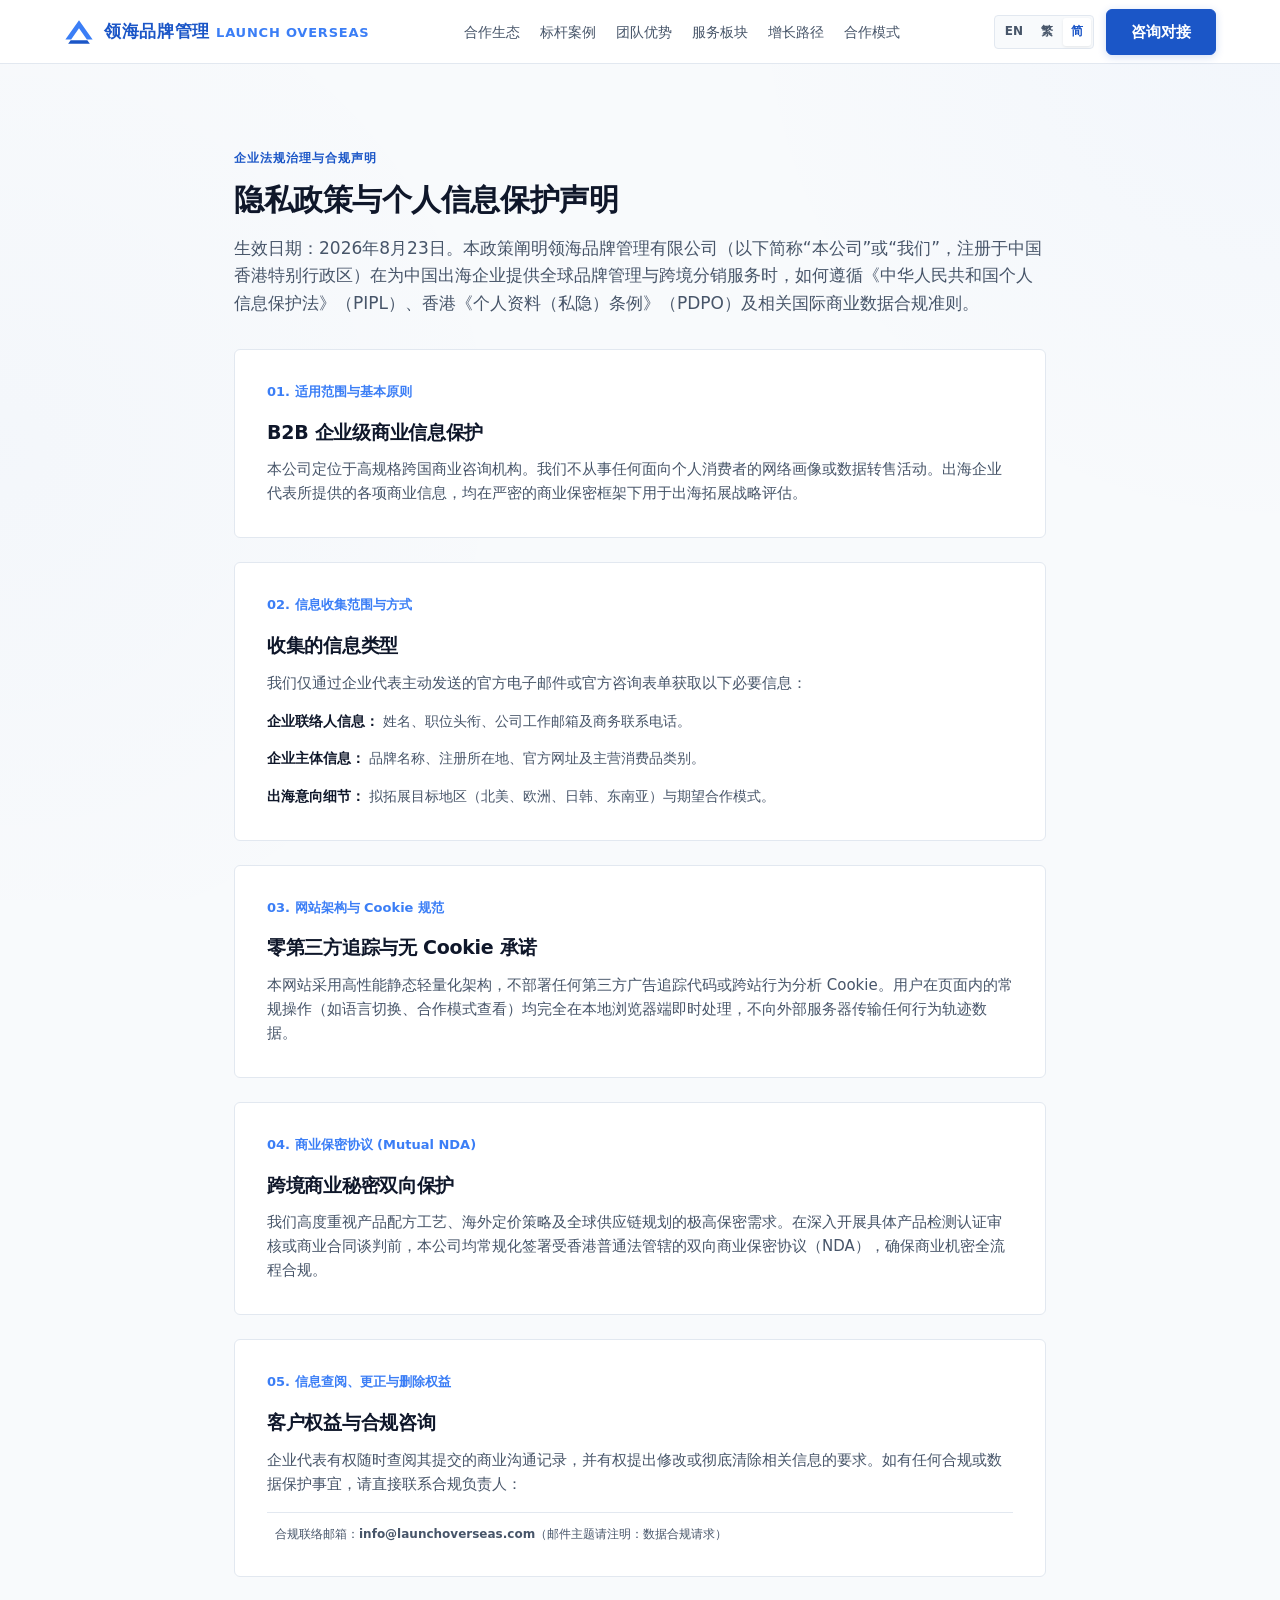
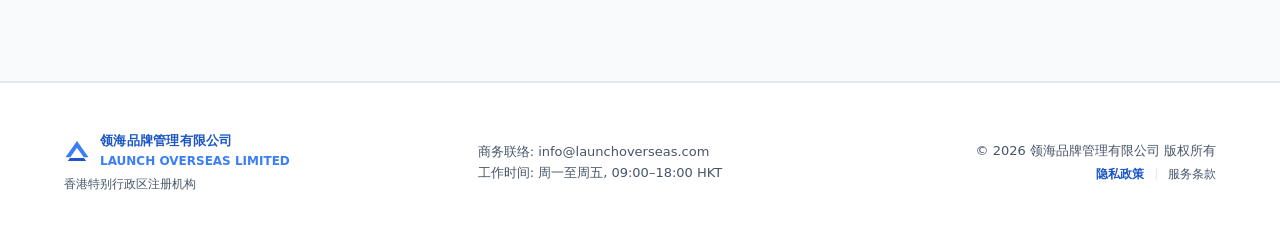
<file: privacy-zh-cn.html>
<!DOCTYPE html>
<html lang="zh-CN">
<head>
  <meta charset="UTF-8">
  <meta name="viewport" content="width=device-width, initial-scale=1.0, viewport-fit=cover">
  <meta name="theme-color" content="#1B56C7">
  <title>隐私政策 | 领海品牌管理有限公司</title>
  <meta name="description" content="领海品牌管理有限公司官方隐私政策与个人信息保护声明。严格遵循《中华人民共和国个人信息保护法》（PIPL）、香港PDPO及跨境商业咨询合规规范。">
  <link rel="canonical" href="https://launchoverseas.com/privacy-zh-cn.html">
  <link rel="alternate" hreflang="en" href="https://launchoverseas.com/privacy.html">
  <link rel="alternate" hreflang="zh-HK" href="https://launchoverseas.com/privacy-zh-hk.html">
  <link rel="alternate" hreflang="zh-CN" href="https://launchoverseas.com/privacy-zh-cn.html">
  <link rel="alternate" hreflang="x-default" href="https://launchoverseas.com/privacy.html">

  <!-- Open Graph -->
  <meta property="og:type" content="website">
  <meta property="og:site_name" content="领海品牌管理有限公司">
  <meta property="og:title" content="隐私政策 | 领海品牌管理有限公司">
  <meta property="og:description" content="领海品牌管理有限公司的数据安全合规、商业保密与隐私保护标准。">
  <meta property="og:url" content="https://launchoverseas.com/privacy-zh-cn.html">

  <!-- Modular Stylesheets -->
  <link rel="stylesheet" href="css/variables.css">
  <link rel="stylesheet" href="css/layout.css">
  <link rel="stylesheet" href="css/sections.css">
  <link rel="stylesheet" href="css/services.css">
  <link rel="stylesheet" href="css/interactive.css">

  <!-- Schema.org JSON-LD -->
  <script type="application/ld+json">
  {
    "@context": "https://schema.org",
    "@type": "WebPage",
    "name": "隐私政策 - 领海品牌管理有限公司",
    "url": "https://launchoverseas.com/privacy-zh-cn.html",
    "description": "领海品牌管理有限公司的商业咨询隐私政策与个人信息保护条款。",
    "publisher": {
      "@type": "Corporation",
      "name": "领海品牌管理有限公司",
      "url": "https://launchoverseas.com/zh-cn.html"
    }
  }
  </script>
</head>
<body>
  <!-- Header / Navigation -->
  <header class="site-header" id="site-header">
    <div class="container header-container">
      <a href="zh-cn.html" class="brand-lockup" aria-label="领海品牌管理有限公司 首页">
        <svg class="brand-logo-svg" viewBox="270 85 260 225" width="30" height="26" aria-hidden="true">
          <path d="M 400 95 L 518 262 L 468 262 L 400 165 L 332 262 L 282 262 Z" fill="#3B7EF6"/>
          <polygon points="328,270 472,270 494,300 306,300" fill="#1B56C7"/>
        </svg>
        <span class="brand-names">
          <span class="brand-primary">领海品牌管理</span>
          <span class="brand-secondary">LAUNCH OVERSEAS</span>
        </span>
      </a>

      <nav class="desktop-nav" aria-label="主导航">
        <ul class="nav-links">
          <li><a href="zh-cn.html#partners">合作生态</a></li>
          <li><a href="zh-cn.html#cases">标杆案例</a></li>
          <li><a href="zh-cn.html#leadership">团队优势</a></li>
          <li><a href="zh-cn.html#capabilities">服务板块</a></li>
          <li><a href="zh-cn.html#roadmap">增长路径</a></li>
          <li><a href="zh-cn.html#models">合作模式</a></li>
        </ul>
      </nav>

      <div class="header-actions">
        <div class="lang-switch" role="group" aria-label="语言切换">
          <a href="privacy.html" class="lang-pill" hreflang="en">EN</a>
          <a href="privacy-zh-hk.html" class="lang-pill" hreflang="zh-HK">繁</a>
          <span class="lang-pill active">简</span>
        </div>
        <a href="zh-cn.html#contact" class="btn btn-primary nav-cta">咨询对接</a>
        <button class="mobile-toggle" id="mobile-toggle" aria-expanded="false" aria-controls="mobile-menu" aria-label="切换菜单">
          <span class="bar"></span>
          <span class="bar"></span>
        </button>
      </div>
    </div>

    <!-- Mobile Drawer Overlay -->
    <div class="mobile-menu" id="mobile-menu" aria-hidden="true">
      <div class="mobile-menu-inner">
        <ul class="mobile-nav-links">
          <li><a href="zh-cn.html#partners" class="mobile-link">合作生态</a></li>
          <li><a href="zh-cn.html#cases" class="mobile-link">标杆案例</a></li>
          <li><a href="zh-cn.html#leadership" class="mobile-link">团队优势</a></li>
          <li><a href="zh-cn.html#capabilities" class="mobile-link">服务板块</a></li>
          <li><a href="zh-cn.html#roadmap" class="mobile-link">增长路径</a></li>
          <li><a href="zh-cn.html#models" class="mobile-link">合作模式</a></li>
          <li><a href="zh-cn.html#contact" class="mobile-link mobile-cta-link">预约咨询</a></li>
        </ul>
        <div class="mobile-menu-footer">
          <span class="mobile-lang-title">Language / 語言 / 语言</span>
          <div class="mobile-lang-row">
            <a href="privacy.html" class="lang-pill">English</a>
            <a href="privacy-zh-hk.html" class="lang-pill">繁體中文</a>
            <span class="lang-pill active">简体中文</span>
          </div>
        </div>
      </div>
    </div>
  </header>

  <main>
    <section class="gateway-section">
      <div class="container" style="max-width: 860px;">
        <div class="section-header" style="margin-bottom: 32px;">
          <div class="meta-tag">企业法规治理与合规声明</div>
          <h1 class="section-title">隐私政策与个人信息保护声明</h1>
          <p class="section-definition">生效日期：2026年8月23日。本政策阐明领海品牌管理有限公司（以下简称“本公司”或“我们”，注册于中国香港特别行政区）在为中国出海企业提供全球品牌管理与跨境分销服务时，如何遵循《中华人民共和国个人信息保护法》（PIPL）、香港《个人资料（私隐）条例》（PDPO）及相关国际商业数据合规准则。</p>
        </div>

        <article class="feature-card" style="margin-bottom: 24px;">
          <div class="card-index">01. 适用范围与基本原则</div>
          <h2 class="card-title">B2B 企业级商业信息保护</h2>
          <p class="card-desc">本公司定位于高规格跨国商业咨询机构。我们不从事任何面向个人消费者的网络画像或数据转售活动。出海企业代表所提供的各项商业信息，均在严密的商业保密框架下用于出海拓展战略评估。</p>
        </article>

        <article class="feature-card" style="margin-bottom: 24px;">
          <div class="card-index">02. 信息收集范围与方式</div>
          <h2 class="card-title">收集的信息类型</h2>
          <p class="card-desc">我们仅通过企业代表主动发送的官方电子邮件或官方咨询表单获取以下必要信息：</p>
          <ul class="pillar-list" style="margin-top: 16px;">
            <li><strong>企业联络人信息：</strong> 姓名、职位头衔、公司工作邮箱及商务联系电话。</li>
            <li><strong>企业主体信息：</strong> 品牌名称、注册所在地、官方网址及主营消费品类别。</li>
            <li><strong>出海意向细节：</strong> 拟拓展目标地区（北美、欧洲、日韩、东南亚）与期望合作模式。</li>
          </ul>
        </article>

        <article class="feature-card" style="margin-bottom: 24px;">
          <div class="card-index">03. 网站架构与 Cookie 规范</div>
          <h2 class="card-title">零第三方追踪与无 Cookie 承诺</h2>
          <p class="card-desc">本网站采用高性能静态轻量化架构，不部署任何第三方广告追踪代码或跨站行为分析 Cookie。用户在页面内的常规操作（如语言切换、合作模式查看）均完全在本地浏览器端即时处理，不向外部服务器传输任何行为轨迹数据。</p>
        </article>

        <article class="feature-card" style="margin-bottom: 24px;">
          <div class="card-index">04. 商业保密协议 (Mutual NDA)</div>
          <h2 class="card-title">跨境商业秘密双向保护</h2>
          <p class="card-desc">我们高度重视产品配方工艺、海外定价策略及全球供应链规划的极高保密需求。在深入开展具体产品检测认证审核或商业合同谈判前，本公司均常规化签署受香港普通法管辖的双向商业保密协议（NDA），确保商业机密全流程合规。</p>
        </article>

        <article class="feature-card" style="margin-bottom: 24px;">
          <div class="card-index">05. 信息查阅、更正与删除权益</div>
          <h2 class="card-title">客户权益与合规咨询</h2>
          <p class="card-desc">企业代表有权随时查阅其提交的商业沟通记录，并有权提出修改或彻底清除相关信息的要求。如有任何合规或数据保护事宜，请直接联系合规负责人：</p>
          <div class="hub-matrix-footer" style="margin-top: 16px; padding-top: 12px;">
            <span class="footer-indicator"></span>
            <span>合规联络邮箱：<strong>info@launchoverseas.com</strong>（邮件主题请注明：数据合规请求）</span>
          </div>
        </article>
      </div>
    </section>
  </main>

  <!-- Footer -->
  <footer class="site-footer">
    <div class="container footer-grid">
      <div class="footer-col">
        <div class="footer-brand-lockup">
          <svg class="footer-logo-svg" viewBox="270 85 260 225" width="26" height="22" aria-hidden="true">
            <path d="M 400 95 L 518 262 L 468 262 L 400 165 L 332 262 L 282 262 Z" fill="#3B7EF6"/>
            <polygon points="328,270 472,270 494,300 306,300" fill="#1B56C7"/>
          </svg>
          <div>
            <div class="footer-brand">领海品牌管理有限公司</div>
            <div class="footer-brand-en">LAUNCH OVERSEAS LIMITED</div>
          </div>
        </div>
        <p class="footer-sub">香港特别行政区注册机构</p>
      </div>

      <div class="footer-col footer-center">
        <p class="footer-meta">商务联络: info@launchoverseas.com</p>
        <p class="footer-meta">工作时间: 周一至周五, 09:00–18:00 HKT</p>
      </div>

      <div class="footer-col footer-right">
        <p class="footer-copy">&copy; 2026 领海品牌管理有限公司 版权所有</p>
        <div class="footer-links">
          <a href="privacy-zh-cn.html" style="color: var(--color-indigo); font-weight: 600;">隐私政策</a>
          <span class="link-divider">|</span>
          <a href="terms-zh-cn.html" style="color: var(--text-secondary);">服务条款</a>
        </div>
      </div>
    </div>
  </footer>

  <script src="js/app.js"></script>
</body>
</html>
</file>
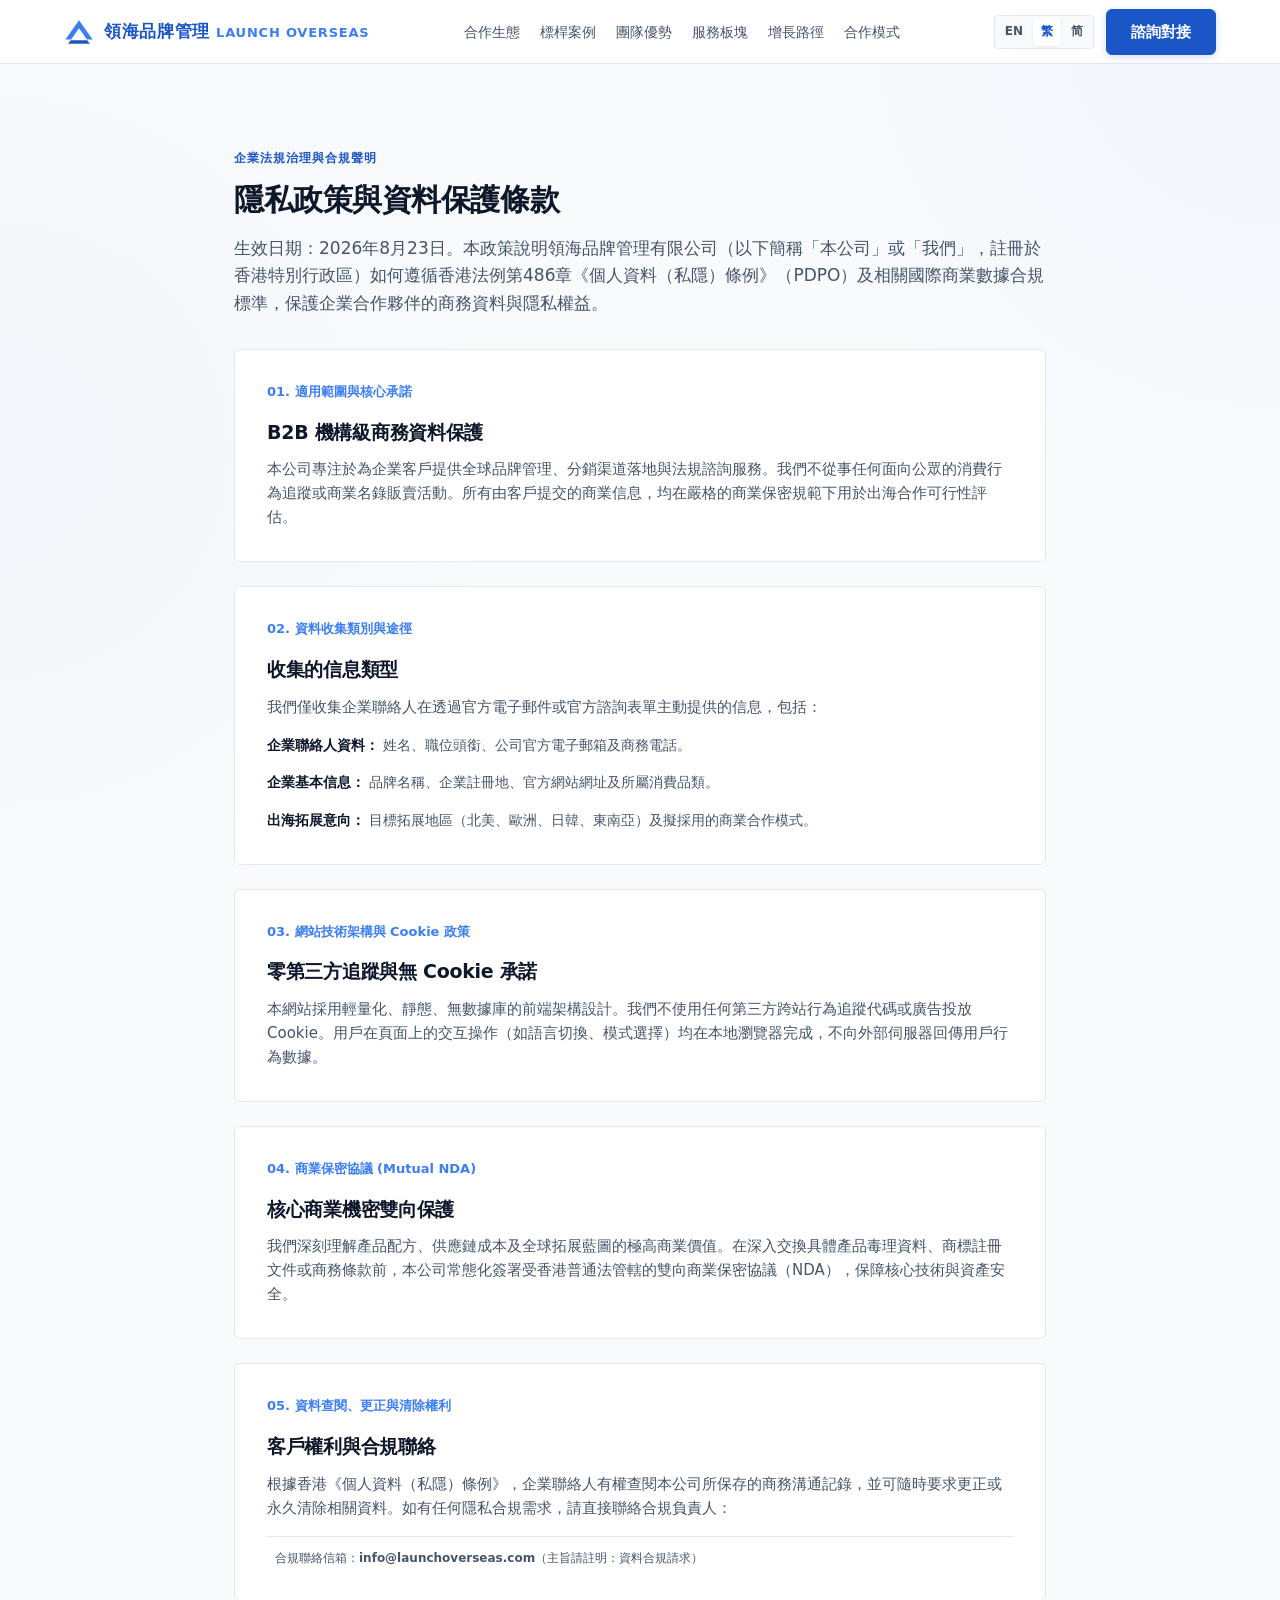
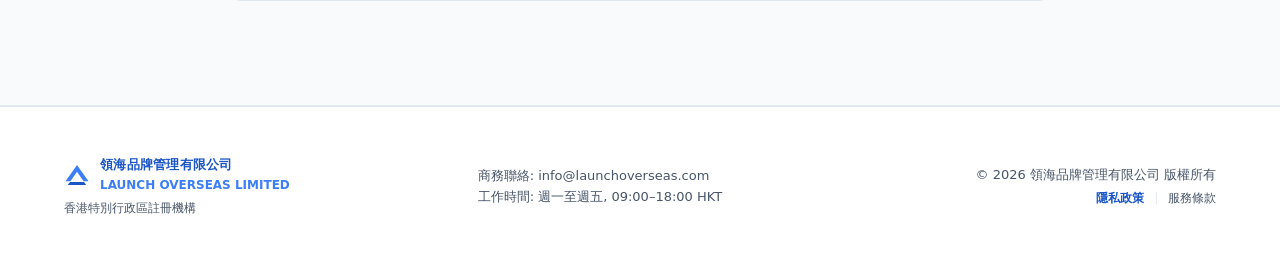
<file: privacy-zh-hk.html>
<!DOCTYPE html>
<html lang="zh-HK">
<head>
  <meta charset="UTF-8">
  <meta name="viewport" content="width=device-width, initial-scale=1.0, viewport-fit=cover">
  <meta name="theme-color" content="#1B56C7">
  <title>隱私政策 | 領海品牌管理有限公司</title>
  <meta name="description" content="領海品牌管理有限公司官方隱私政策與個人資料保護條款。嚴格遵循香港《個人資料（私隱）條例》（第486章）及國際商業保密規範。">
  <link rel="canonical" href="https://launchoverseas.com/privacy-zh-hk.html">
  <link rel="alternate" hreflang="en" href="https://launchoverseas.com/privacy.html">
  <link rel="alternate" hreflang="zh-HK" href="https://launchoverseas.com/privacy-zh-hk.html">
  <link rel="alternate" hreflang="zh-CN" href="https://launchoverseas.com/privacy-zh-cn.html">
  <link rel="alternate" hreflang="x-default" href="https://launchoverseas.com/privacy.html">

  <!-- Open Graph -->
  <meta property="og:type" content="website">
  <meta property="og:site_name" content="領海品牌管理有限公司">
  <meta property="og:title" content="隱私政策 | 領海品牌管理有限公司">
  <meta property="og:description" content="領海品牌管理有限公司的數據安全治理、商業保密及隱私保護標準。">
  <meta property="og:url" content="https://launchoverseas.com/privacy-zh-hk.html">

  <!-- Modular Stylesheets -->
  <link rel="stylesheet" href="css/variables.css">
  <link rel="stylesheet" href="css/layout.css">
  <link rel="stylesheet" href="css/sections.css">
  <link rel="stylesheet" href="css/services.css">
  <link rel="stylesheet" href="css/interactive.css">

  <!-- Schema.org JSON-LD -->
  <script type="application/ld+json">
  {
    "@context": "https://schema.org",
    "@type": "WebPage",
    "name": "隱私政策 - 領海品牌管理有限公司",
    "url": "https://launchoverseas.com/privacy-zh-hk.html",
    "description": "領海品牌管理有限公司的企業諮詢隱私政策與數據保護聲明。",
    "publisher": {
      "@type": "Corporation",
      "name": "領海品牌管理有限公司",
      "url": "https://launchoverseas.com/zh-hk.html"
    }
  }
  </script>
</head>
<body>
  <!-- Header / Navigation -->
  <header class="site-header" id="site-header">
    <div class="container header-container">
      <a href="zh-hk.html" class="brand-lockup" aria-label="領海品牌管理有限公司 首頁">
        <svg class="brand-logo-svg" viewBox="270 85 260 225" width="30" height="26" aria-hidden="true">
          <path d="M 400 95 L 518 262 L 468 262 L 400 165 L 332 262 L 282 262 Z" fill="#3B7EF6"/>
          <polygon points="328,270 472,270 494,300 306,300" fill="#1B56C7"/>
        </svg>
        <span class="brand-names">
          <span class="brand-primary">領海品牌管理</span>
          <span class="brand-secondary">LAUNCH OVERSEAS</span>
        </span>
      </a>

      <nav class="desktop-nav" aria-label="主導航">
        <ul class="nav-links">
          <li><a href="zh-hk.html#partners">合作生態</a></li>
          <li><a href="zh-hk.html#cases">標桿案例</a></li>
          <li><a href="zh-hk.html#leadership">團隊優勢</a></li>
          <li><a href="zh-hk.html#capabilities">服務板塊</a></li>
          <li><a href="zh-hk.html#roadmap">增長路徑</a></li>
          <li><a href="zh-hk.html#models">合作模式</a></li>
        </ul>
      </nav>

      <div class="header-actions">
        <div class="lang-switch" role="group" aria-label="語言切換">
          <a href="privacy.html" class="lang-pill" hreflang="en">EN</a>
          <span class="lang-pill active">繁</span>
          <a href="privacy-zh-cn.html" class="lang-pill" hreflang="zh-CN">简</a>
        </div>
        <a href="zh-hk.html#contact" class="btn btn-primary nav-cta">諮詢對接</a>
        <button class="mobile-toggle" id="mobile-toggle" aria-expanded="false" aria-controls="mobile-menu" aria-label="切換選單">
          <span class="bar"></span>
          <span class="bar"></span>
        </button>
      </div>
    </div>

    <!-- Mobile Drawer Overlay -->
    <div class="mobile-menu" id="mobile-menu" aria-hidden="true">
      <div class="mobile-menu-inner">
        <ul class="mobile-nav-links">
          <li><a href="zh-hk.html#partners" class="mobile-link">合作生態</a></li>
          <li><a href="zh-hk.html#cases" class="mobile-link">標桿案例</a></li>
          <li><a href="zh-hk.html#leadership" class="mobile-link">團隊優勢</a></li>
          <li><a href="zh-hk.html#capabilities" class="mobile-link">服務板塊</a></li>
          <li><a href="zh-hk.html#roadmap" class="mobile-link">增長路徑</a></li>
          <li><a href="zh-hk.html#models" class="mobile-link">合作模式</a></li>
          <li><a href="zh-hk.html#contact" class="mobile-link mobile-cta-link">預約諮詢</a></li>
        </ul>
        <div class="mobile-menu-footer">
          <span class="mobile-lang-title">Language / 語言 / 语言</span>
          <div class="mobile-lang-row">
            <a href="privacy.html" class="lang-pill">English</a>
            <span class="lang-pill active">繁體中文</span>
            <a href="privacy-zh-cn.html" class="lang-pill">简体中文</a>
          </div>
        </div>
      </div>
    </div>
  </header>

  <main>
    <section class="gateway-section">
      <div class="container" style="max-width: 860px;">
        <div class="section-header" style="margin-bottom: 32px;">
          <div class="meta-tag">企業法規治理與合規聲明</div>
          <h1 class="section-title">隱私政策與資料保護條款</h1>
          <p class="section-definition">生效日期：2026年8月23日。本政策說明領海品牌管理有限公司（以下簡稱「本公司」或「我們」，註冊於香港特別行政區）如何遵循香港法例第486章《個人資料（私隱）條例》（PDPO）及相關國際商業數據合規標準，保護企業合作夥伴的商務資料與隱私權益。</p>
        </div>

        <article class="feature-card" style="margin-bottom: 24px;">
          <div class="card-index">01. 適用範圍與核心承諾</div>
          <h2 class="card-title">B2B 機構級商務資料保護</h2>
          <p class="card-desc">本公司專注於為企業客戶提供全球品牌管理、分銷渠道落地與法規諮詢服務。我們不從事任何面向公眾的消費行為追蹤或商業名錄販賣活動。所有由客戶提交的商業信息，均在嚴格的商業保密規範下用於出海合作可行性評估。</p>
        </article>

        <article class="feature-card" style="margin-bottom: 24px;">
          <div class="card-index">02. 資料收集類別與途徑</div>
          <h2 class="card-title">收集的信息類型</h2>
          <p class="card-desc">我們僅收集企業聯絡人在透過官方電子郵件或官方諮詢表單主動提供的信息，包括：</p>
          <ul class="pillar-list" style="margin-top: 16px;">
            <li><strong>企業聯絡人資料：</strong> 姓名、職位頭銜、公司官方電子郵箱及商務電話。</li>
            <li><strong>企業基本信息：</strong> 品牌名稱、企業註冊地、官方網站網址及所屬消費品類。</li>
            <li><strong>出海拓展意向：</strong> 目標拓展地區（北美、歐洲、日韓、東南亞）及擬採用的商業合作模式。</li>
          </ul>
        </article>

        <article class="feature-card" style="margin-bottom: 24px;">
          <div class="card-index">03. 網站技術架構與 Cookie 政策</div>
          <h2 class="card-title">零第三方追蹤與無 Cookie 承諾</h2>
          <p class="card-desc">本網站採用輕量化、靜態、無數據庫的前端架構設計。我們不使用任何第三方跨站行為追蹤代碼或廣告投放 Cookie。用戶在頁面上的交互操作（如語言切換、模式選擇）均在本地瀏覽器完成，不向外部伺服器回傳用戶行為數據。</p>
        </article>

        <article class="feature-card" style="margin-bottom: 24px;">
          <div class="card-index">04. 商業保密協議 (Mutual NDA)</div>
          <h2 class="card-title">核心商業機密雙向保護</h2>
          <p class="card-desc">我們深刻理解產品配方、供應鏈成本及全球拓展藍圖的極高商業價值。在深入交換具體產品毒理資料、商標註冊文件或商務條款前，本公司常態化簽署受香港普通法管轄的雙向商業保密協議（NDA），保障核心技術與資產安全。</p>
        </article>

        <article class="feature-card" style="margin-bottom: 24px;">
          <div class="card-index">05. 資料查閱、更正與清除權利</div>
          <h2 class="card-title">客戶權利與合規聯絡</h2>
          <p class="card-desc">根據香港《個人資料（私隱）條例》，企業聯絡人有權查閱本公司所保存的商務溝通記錄，並可隨時要求更正或永久清除相關資料。如有任何隱私合規需求，請直接聯絡合規負責人：</p>
          <div class="hub-matrix-footer" style="margin-top: 16px; padding-top: 12px;">
            <span class="footer-indicator"></span>
            <span>合規聯絡信箱：<strong>info@launchoverseas.com</strong>（主旨請註明：資料合規請求）</span>
          </div>
        </article>
      </div>
    </section>
  </main>

  <!-- Footer -->
  <footer class="site-footer">
    <div class="container footer-grid">
      <div class="footer-col">
        <div class="footer-brand-lockup">
          <svg class="footer-logo-svg" viewBox="270 85 260 225" width="26" height="22" aria-hidden="true">
            <path d="M 400 95 L 518 262 L 468 262 L 400 165 L 332 262 L 282 262 Z" fill="#3B7EF6"/>
            <polygon points="328,270 472,270 494,300 306,300" fill="#1B56C7"/>
          </svg>
          <div>
            <div class="footer-brand">領海品牌管理有限公司</div>
            <div class="footer-brand-en">LAUNCH OVERSEAS LIMITED</div>
          </div>
        </div>
        <p class="footer-sub">香港特別行政區註冊機構</p>
      </div>

      <div class="footer-col footer-center">
        <p class="footer-meta">商務聯絡: info@launchoverseas.com</p>
        <p class="footer-meta">工作時間: 週一至週五, 09:00–18:00 HKT</p>
      </div>

      <div class="footer-col footer-right">
        <p class="footer-copy">&copy; 2026 領海品牌管理有限公司 版權所有</p>
        <div class="footer-links">
          <a href="privacy-zh-hk.html" style="color: var(--color-indigo); font-weight: 600;">隱私政策</a>
          <span class="link-divider">|</span>
          <a href="terms-zh-hk.html" style="color: var(--text-secondary);">服務條款</a>
        </div>
      </div>
    </div>
  </footer>

  <script src="js/app.js"></script>
</body>
</html>
</file>
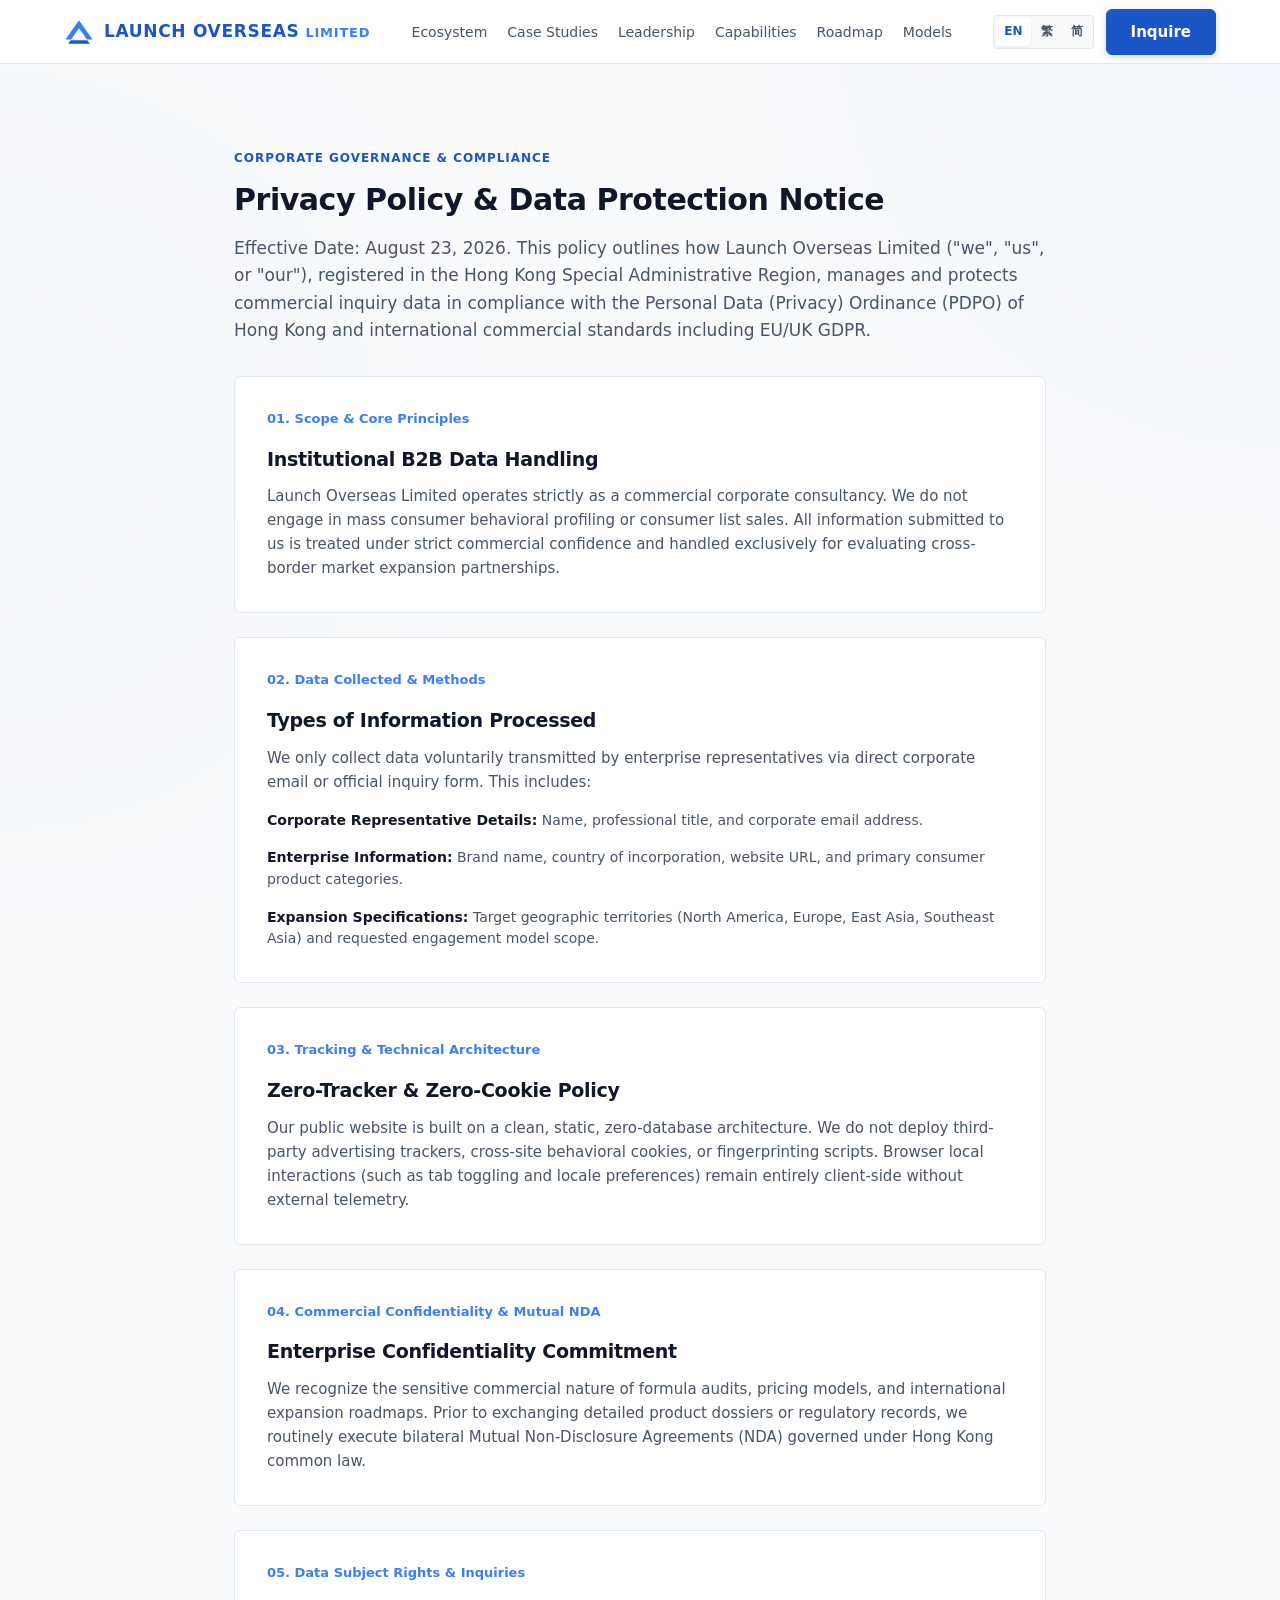
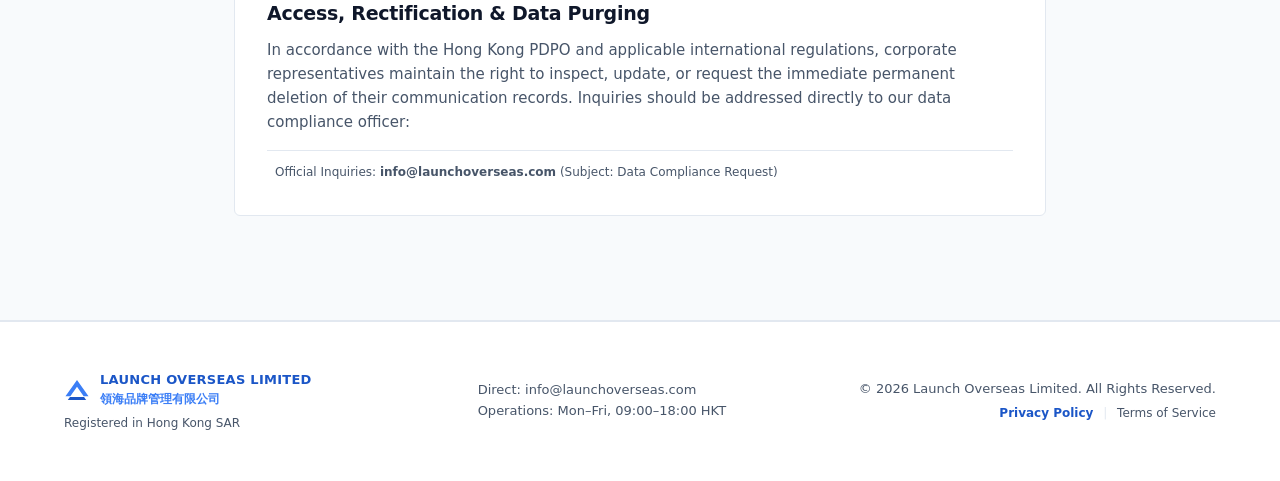
<file: privacy.html>
<!DOCTYPE html>
<html lang="en">
<head>
  <meta charset="UTF-8">
  <meta name="viewport" content="width=device-width, initial-scale=1.0, viewport-fit=cover">
  <meta name="theme-color" content="#1B56C7">
  <title>Privacy Policy | Launch Overseas Limited</title>
  <meta name="description" content="Official Privacy Policy and Data Protection Notice for Launch Overseas Limited. Compliant with Hong Kong PDPO, EU GDPR, and international commercial governance.">
  <link rel="canonical" href="https://launchoverseas.com/privacy.html">
  <link rel="alternate" hreflang="en" href="https://launchoverseas.com/privacy.html">
  <link rel="alternate" hreflang="zh-HK" href="https://launchoverseas.com/privacy-zh-hk.html">
  <link rel="alternate" hreflang="zh-CN" href="https://launchoverseas.com/privacy-zh-cn.html">
  <link rel="alternate" hreflang="x-default" href="https://launchoverseas.com/privacy.html">

  <!-- Open Graph -->
  <meta property="og:type" content="website">
  <meta property="og:site_name" content="Launch Overseas Limited">
  <meta property="og:title" content="Privacy Policy | Launch Overseas Limited">
  <meta property="og:description" content="Data governance, commercial confidentiality, and privacy standards of Launch Overseas Limited.">
  <meta property="og:url" content="https://launchoverseas.com/privacy.html">

  <!-- Modular Stylesheets -->
  <link rel="stylesheet" href="css/variables.css">
  <link rel="stylesheet" href="css/layout.css">
  <link rel="stylesheet" href="css/sections.css">
  <link rel="stylesheet" href="css/services.css">
  <link rel="stylesheet" href="css/interactive.css">

  <!-- Schema.org JSON-LD -->
  <script type="application/ld+json">
  {
    "@context": "https://schema.org",
    "@type": "WebPage",
    "name": "Privacy Policy - Launch Overseas Limited",
    "url": "https://launchoverseas.com/privacy.html",
    "description": "Privacy policy and personal data protection principles for corporate inquiries.",
    "publisher": {
      "@type": "Corporation",
      "name": "Launch Overseas Limited",
      "url": "https://launchoverseas.com/"
    }
  }
  </script>
</head>
<body>
  <!-- Header / Navigation -->
  <header class="site-header" id="site-header">
    <div class="container header-container">
      <a href="index.html" class="brand-lockup" aria-label="Launch Overseas Limited Home">
        <svg class="brand-logo-svg" viewBox="270 85 260 225" width="30" height="26" aria-hidden="true">
          <path d="M 400 95 L 518 262 L 468 262 L 400 165 L 332 262 L 282 262 Z" fill="#3B7EF6"/>
          <polygon points="328,270 472,270 494,300 306,300" fill="#1B56C7"/>
        </svg>
        <span class="brand-names">
          <span class="brand-primary">LAUNCH OVERSEAS</span>
          <span class="brand-secondary">LIMITED</span>
        </span>
      </a>

      <nav class="desktop-nav" aria-label="Main Navigation">
        <ul class="nav-links">
          <li><a href="index.html#partners">Ecosystem</a></li>
          <li><a href="index.html#cases">Case Studies</a></li>
          <li><a href="index.html#leadership">Leadership</a></li>
          <li><a href="index.html#capabilities">Capabilities</a></li>
          <li><a href="index.html#roadmap">Roadmap</a></li>
          <li><a href="index.html#models">Models</a></li>
        </ul>
      </nav>

      <div class="header-actions">
        <div class="lang-switch" role="group" aria-label="Language Switcher">
          <span class="lang-pill active">EN</span>
          <a href="privacy-zh-hk.html" class="lang-pill" hreflang="zh-HK">繁</a>
          <a href="privacy-zh-cn.html" class="lang-pill" hreflang="zh-CN">简</a>
        </div>
        <a href="index.html#contact" class="btn btn-primary nav-cta">Inquire</a>
        <button class="mobile-toggle" id="mobile-toggle" aria-expanded="false" aria-controls="mobile-menu" aria-label="Toggle navigation menu">
          <span class="bar"></span>
          <span class="bar"></span>
        </button>
      </div>
    </div>

    <!-- Mobile Drawer Overlay -->
    <div class="mobile-menu" id="mobile-menu" aria-hidden="true">
      <div class="mobile-menu-inner">
        <ul class="mobile-nav-links">
          <li><a href="index.html#partners" class="mobile-link">Ecosystem</a></li>
          <li><a href="index.html#cases" class="mobile-link">Case Studies</a></li>
          <li><a href="index.html#leadership" class="mobile-link">Leadership</a></li>
          <li><a href="index.html#capabilities" class="mobile-link">Capabilities</a></li>
          <li><a href="index.html#roadmap" class="mobile-link">Roadmap</a></li>
          <li><a href="index.html#models" class="mobile-link">Models</a></li>
          <li><a href="index.html#contact" class="mobile-link mobile-cta-link">Initiate Inquiry</a></li>
        </ul>
        <div class="mobile-menu-footer">
          <span class="mobile-lang-title">Language / 語言 / 语言</span>
          <div class="mobile-lang-row">
            <span class="lang-pill active">English</span>
            <a href="privacy-zh-hk.html" class="lang-pill">繁體中文</a>
            <a href="privacy-zh-cn.html" class="lang-pill">简体中文</a>
          </div>
        </div>
      </div>
    </div>
  </header>

  <main>
    <section class="gateway-section">
      <div class="container" style="max-width: 860px;">
        <div class="section-header" style="margin-bottom: 32px;">
          <div class="meta-tag">Corporate Governance & Compliance</div>
          <h1 class="section-title">Privacy Policy & Data Protection Notice</h1>
          <p class="section-definition">Effective Date: August 23, 2026. This policy outlines how Launch Overseas Limited ("we", "us", or "our"), registered in the Hong Kong Special Administrative Region, manages and protects commercial inquiry data in compliance with the Personal Data (Privacy) Ordinance (PDPO) of Hong Kong and international commercial standards including EU/UK GDPR.</p>
        </div>

        <article class="feature-card" style="margin-bottom: 24px;">
          <div class="card-index">01. Scope & Core Principles</div>
          <h2 class="card-title">Institutional B2B Data Handling</h2>
          <p class="card-desc">Launch Overseas Limited operates strictly as a commercial corporate consultancy. We do not engage in mass consumer behavioral profiling or consumer list sales. All information submitted to us is treated under strict commercial confidence and handled exclusively for evaluating cross-border market expansion partnerships.</p>
        </article>

        <article class="feature-card" style="margin-bottom: 24px;">
          <div class="card-index">02. Data Collected & Methods</div>
          <h2 class="card-title">Types of Information Processed</h2>
          <p class="card-desc">We only collect data voluntarily transmitted by enterprise representatives via direct corporate email or official inquiry form. This includes:</p>
          <ul class="pillar-list" style="margin-top: 16px;">
            <li><strong>Corporate Representative Details:</strong> Name, professional title, and corporate email address.</li>
            <li><strong>Enterprise Information:</strong> Brand name, country of incorporation, website URL, and primary consumer product categories.</li>
            <li><strong>Expansion Specifications:</strong> Target geographic territories (North America, Europe, East Asia, Southeast Asia) and requested engagement model scope.</li>
          </ul>
        </article>

        <article class="feature-card" style="margin-bottom: 24px;">
          <div class="card-index">03. Tracking & Technical Architecture</div>
          <h2 class="card-title">Zero-Tracker & Zero-Cookie Policy</h2>
          <p class="card-desc">Our public website is built on a clean, static, zero-database architecture. We do not deploy third-party advertising trackers, cross-site behavioral cookies, or fingerprinting scripts. Browser local interactions (such as tab toggling and locale preferences) remain entirely client-side without external telemetry.</p>
        </article>

        <article class="feature-card" style="margin-bottom: 24px;">
          <div class="card-index">04. Commercial Confidentiality & Mutual NDA</div>
          <h2 class="card-title">Enterprise Confidentiality Commitment</h2>
          <p class="card-desc">We recognize the sensitive commercial nature of formula audits, pricing models, and international expansion roadmaps. Prior to exchanging detailed product dossiers or regulatory records, we routinely execute bilateral Mutual Non-Disclosure Agreements (NDA) governed under Hong Kong common law.</p>
        </article>

        <article class="feature-card" style="margin-bottom: 24px;">
          <div class="card-index">05. Data Subject Rights & Inquiries</div>
          <h2 class="card-title">Access, Rectification & Data Purging</h2>
          <p class="card-desc">In accordance with the Hong Kong PDPO and applicable international regulations, corporate representatives maintain the right to inspect, update, or request the immediate permanent deletion of their communication records. Inquiries should be addressed directly to our data compliance officer:</p>
          <div class="hub-matrix-footer" style="margin-top: 16px; padding-top: 12px;">
            <span class="footer-indicator"></span>
            <span>Official Inquiries: <strong>info@launchoverseas.com</strong> (Subject: Data Compliance Request)</span>
          </div>
        </article>
      </div>
    </section>
  </main>

  <!-- Footer -->
  <footer class="site-footer">
    <div class="container footer-grid">
      <div class="footer-col">
        <div class="footer-brand-lockup">
          <svg class="footer-logo-svg" viewBox="270 85 260 225" width="26" height="22" aria-hidden="true">
            <path d="M 400 95 L 518 262 L 468 262 L 400 165 L 332 262 L 282 262 Z" fill="#3B7EF6"/>
            <polygon points="328,270 472,270 494,300 306,300" fill="#1B56C7"/>
          </svg>
          <div>
            <div class="footer-brand">LAUNCH OVERSEAS LIMITED</div>
            <div class="footer-brand-zh">領海品牌管理有限公司</div>
          </div>
        </div>
        <p class="footer-sub">Registered in Hong Kong SAR</p>
      </div>

      <div class="footer-col footer-center">
        <p class="footer-meta">Direct: info@launchoverseas.com</p>
        <p class="footer-meta">Operations: Mon–Fri, 09:00–18:00 HKT</p>
      </div>

      <div class="footer-col footer-right">
        <p class="footer-copy">&copy; 2026 Launch Overseas Limited. All Rights Reserved.</p>
        <div class="footer-links">
          <a href="privacy.html" style="color: var(--color-indigo); font-weight: 600;">Privacy Policy</a>
          <span class="link-divider">|</span>
          <a href="terms.html" style="color: var(--text-secondary);">Terms of Service</a>
        </div>
      </div>
    </div>
  </footer>

  <script src="js/app.js"></script>
</body>
</html>
</file>
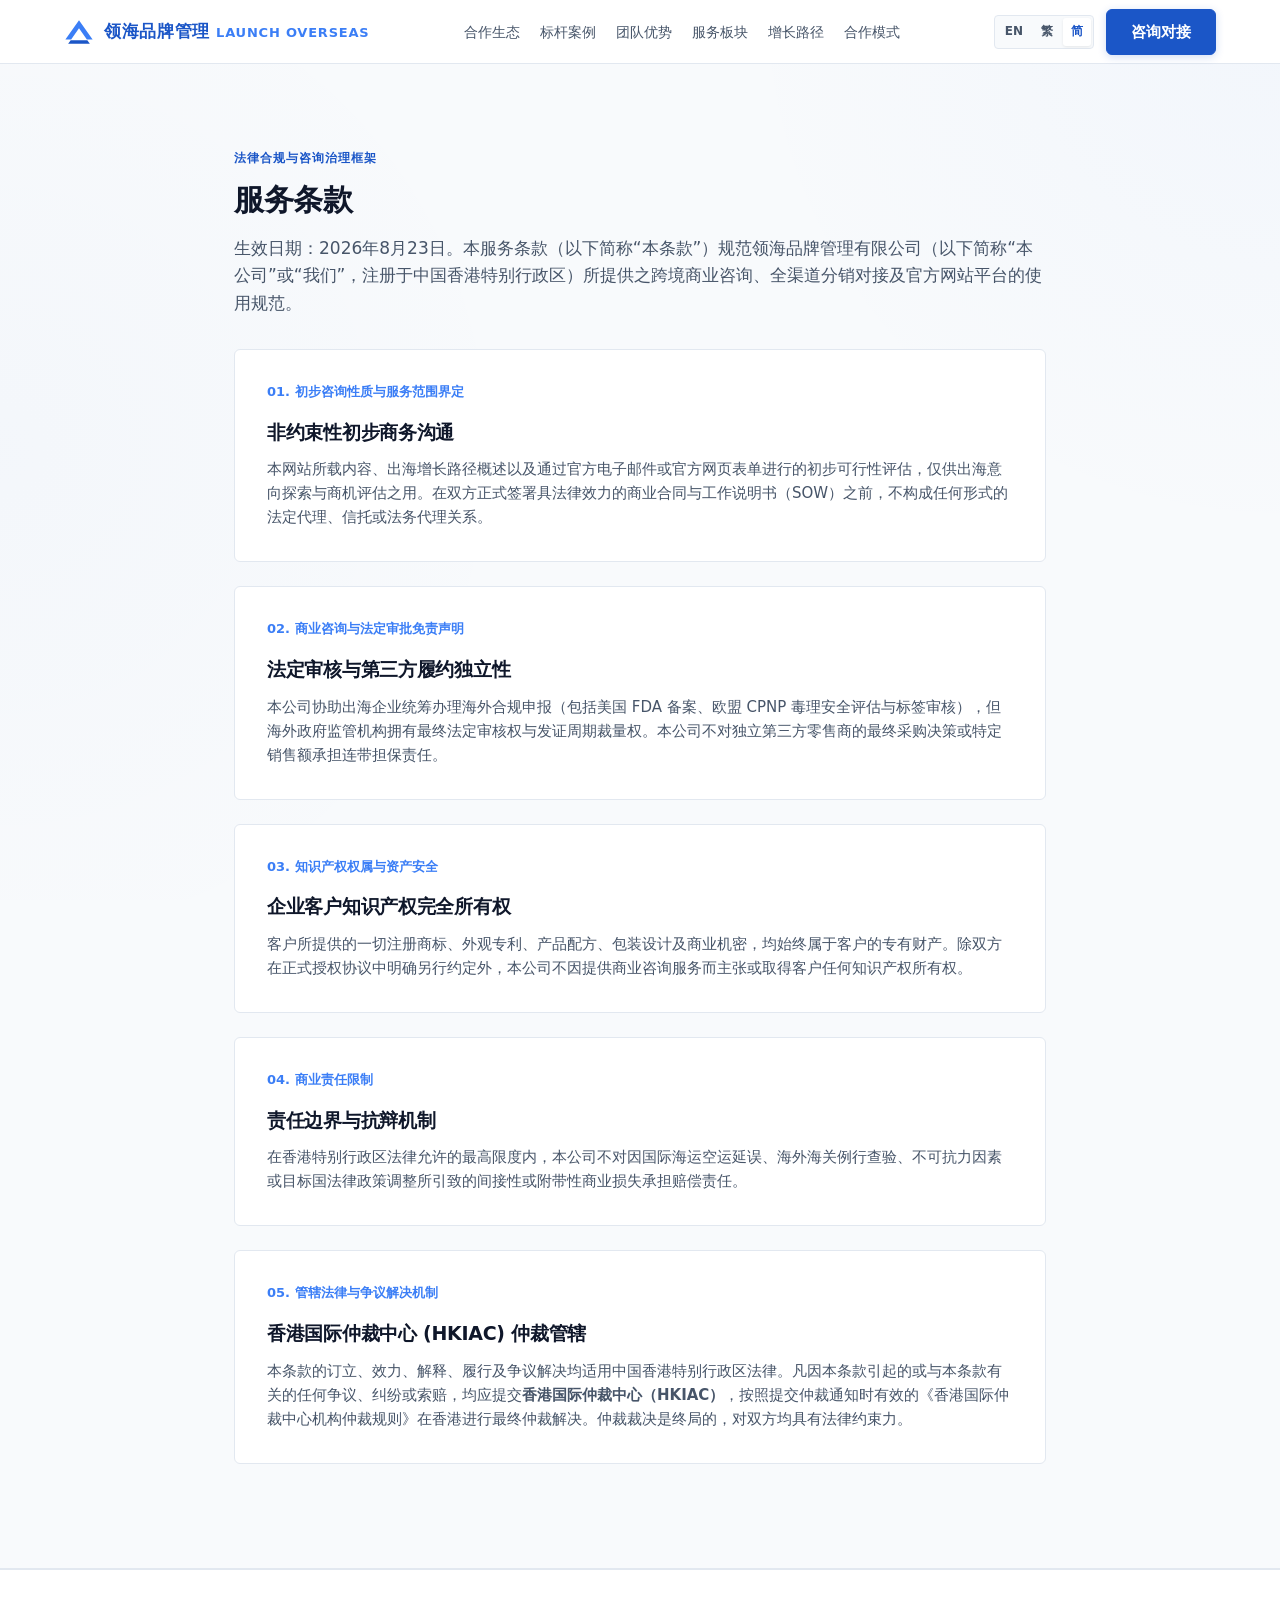
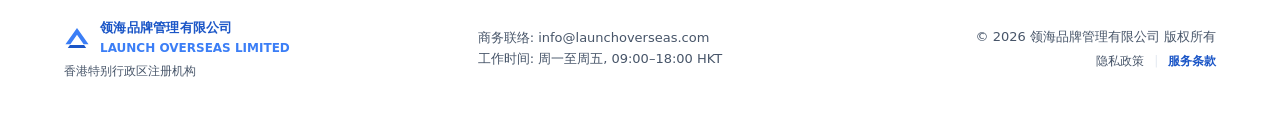
<file: terms-zh-cn.html>
<!DOCTYPE html>
<html lang="zh-CN">
<head>
  <meta charset="UTF-8">
  <meta name="viewport" content="width=device-width, initial-scale=1.0, viewport-fit=cover">
  <meta name="theme-color" content="#1B56C7">
  <title>服务条款 | 领海品牌管理有限公司</title>
  <meta name="description" content="领海品牌管理有限公司官方服务条款与商业咨询治理框架。受香港特别行政区法律管辖，并由香港国际仲裁中心（HKIAC）进行最终仲裁争议解决。">
  <link rel="canonical" href="https://launchoverseas.com/terms-zh-cn.html">
  <link rel="alternate" hreflang="en" href="https://launchoverseas.com/terms.html">
  <link rel="alternate" hreflang="zh-HK" href="https://launchoverseas.com/terms-zh-hk.html">
  <link rel="alternate" hreflang="zh-CN" href="https://launchoverseas.com/terms-zh-cn.html">
  <link rel="alternate" hreflang="x-default" href="https://launchoverseas.com/terms.html">

  <!-- Open Graph -->
  <meta property="og:type" content="website">
  <meta property="og:site_name" content="领海品牌管理有限公司">
  <meta property="og:title" content="服务条款 | 领海品牌管理有限公司">
  <meta property="og:description" content="领海品牌管理有限公司的商业咨询治理、免责限制及 HKIAC 仲裁争议解决条款。">
  <meta property="og:url" content="https://launchoverseas.com/terms-zh-cn.html">

  <!-- Modular Stylesheets -->
  <link rel="stylesheet" href="css/variables.css">
  <link rel="stylesheet" href="css/layout.css">
  <link rel="stylesheet" href="css/sections.css">
  <link rel="stylesheet" href="css/services.css">
  <link rel="stylesheet" href="css/interactive.css">

  <!-- Schema.org JSON-LD -->
  <script type="application/ld+json">
  {
    "@context": "https://schema.org",
    "@type": "WebPage",
    "name": "服务条款 - 领海品牌管理有限公司",
    "url": "https://launchoverseas.com/terms-zh-cn.html",
    "description": "领海品牌管理有限公司官方服务条款与跨境商业咨询治理框架。",
    "publisher": {
      "@type": "Corporation",
      "name": "领海品牌管理有限公司",
      "url": "https://launchoverseas.com/zh-cn.html"
    }
  }
  </script>
</head>
<body>
  <!-- Header / Navigation -->
  <header class="site-header" id="site-header">
    <div class="container header-container">
      <a href="zh-cn.html" class="brand-lockup" aria-label="领海品牌管理有限公司 首页">
        <svg class="brand-logo-svg" viewBox="270 85 260 225" width="30" height="26" aria-hidden="true">
          <path d="M 400 95 L 518 262 L 468 262 L 400 165 L 332 262 L 282 262 Z" fill="#3B7EF6"/>
          <polygon points="328,270 472,270 494,300 306,300" fill="#1B56C7"/>
        </svg>
        <span class="brand-names">
          <span class="brand-primary">领海品牌管理</span>
          <span class="brand-secondary">LAUNCH OVERSEAS</span>
        </span>
      </a>

      <nav class="desktop-nav" aria-label="主导航">
        <ul class="nav-links">
          <li><a href="zh-cn.html#partners">合作生态</a></li>
          <li><a href="zh-cn.html#cases">标杆案例</a></li>
          <li><a href="zh-cn.html#leadership">团队优势</a></li>
          <li><a href="zh-cn.html#capabilities">服务板块</a></li>
          <li><a href="zh-cn.html#roadmap">增长路径</a></li>
          <li><a href="zh-cn.html#models">合作模式</a></li>
        </ul>
      </nav>

      <div class="header-actions">
        <div class="lang-switch" role="group" aria-label="语言切换">
          <a href="terms.html" class="lang-pill" hreflang="en">EN</a>
          <a href="terms-zh-hk.html" class="lang-pill" hreflang="zh-HK">繁</a>
          <span class="lang-pill active">简</span>
        </div>
        <a href="zh-cn.html#contact" class="btn btn-primary nav-cta">咨询对接</a>
        <button class="mobile-toggle" id="mobile-toggle" aria-expanded="false" aria-controls="mobile-menu" aria-label="切换菜单">
          <span class="bar"></span>
          <span class="bar"></span>
        </button>
      </div>
    </div>

    <!-- Mobile Drawer Overlay -->
    <div class="mobile-menu" id="mobile-menu" aria-hidden="true">
      <div class="mobile-menu-inner">
        <ul class="mobile-nav-links">
          <li><a href="zh-cn.html#partners" class="mobile-link">合作生态</a></li>
          <li><a href="zh-cn.html#cases" class="mobile-link">标杆案例</a></li>
          <li><a href="zh-cn.html#leadership" class="mobile-link">团队优势</a></li>
          <li><a href="zh-cn.html#capabilities" class="mobile-link">服务板块</a></li>
          <li><a href="zh-cn.html#roadmap" class="mobile-link">增长路径</a></li>
          <li><a href="zh-cn.html#models" class="mobile-link">合作模式</a></li>
          <li><a href="zh-cn.html#contact" class="mobile-link mobile-cta-link">预约咨询</a></li>
        </ul>
        <div class="mobile-menu-footer">
          <span class="mobile-lang-title">Language / 語言 / 语言</span>
          <div class="mobile-lang-row">
            <a href="terms.html" class="lang-pill">English</a>
            <a href="terms-zh-hk.html" class="lang-pill">繁體中文</a>
            <span class="lang-pill active">简体中文</span>
          </div>
        </div>
      </div>
    </div>
  </header>

  <main>
    <section class="gateway-section">
      <div class="container" style="max-width: 860px;">
        <div class="section-header" style="margin-bottom: 32px;">
          <div class="meta-tag">法律合规与咨询治理框架</div>
          <h1 class="section-title">服务条款</h1>
          <p class="section-definition">生效日期：2026年8月23日。本服务条款（以下简称“本条款”）规范领海品牌管理有限公司（以下简称“本公司”或“我们”，注册于中国香港特别行政区）所提供之跨境商业咨询、全渠道分销对接及官方网站平台的使用规范。</p>
        </div>

        <article class="feature-card" style="margin-bottom: 24px;">
          <div class="card-index">01. 初步咨询性质与服务范围界定</div>
          <h2 class="card-title">非约束性初步商务沟通</h2>
          <p class="card-desc">本网站所载内容、出海增长路径概述以及通过官方电子邮件或官方网页表单进行的初步可行性评估，仅供出海意向探索与商机评估之用。在双方正式签署具法律效力的商业合同与工作说明书（SOW）之前，不构成任何形式的法定代理、信托或法务代理关系。</p>
        </article>

        <article class="feature-card" style="margin-bottom: 24px;">
          <div class="card-index">02. 商业咨询与法定审批免责声明</div>
          <h2 class="card-title">法定审核与第三方履约独立性</h2>
          <p class="card-desc">本公司协助出海企业统筹办理海外合规申报（包括美国 FDA 备案、欧盟 CPNP 毒理安全评估与标签审核），但海外政府监管机构拥有最终法定审核权与发证周期裁量权。本公司不对独立第三方零售商的最终采购决策或特定销售额承担连带担保责任。</p>
        </article>

        <article class="feature-card" style="margin-bottom: 24px;">
          <div class="card-index">03. 知识产权权属与资产安全</div>
          <h2 class="card-title">企业客户知识产权完全所有权</h2>
          <p class="card-desc">客户所提供的一切注册商标、外观专利、产品配方、包装设计及商业机密，均始终属于客户的专有财产。除双方在正式授权协议中明确另行约定外，本公司不因提供商业咨询服务而主张或取得客户任何知识产权所有权。</p>
        </article>

        <article class="feature-card" style="margin-bottom: 24px;">
          <div class="card-index">04. 商业责任限制</div>
          <h2 class="card-title">责任边界与抗辩机制</h2>
          <p class="card-desc">在香港特别行政区法律允许的最高限度内，本公司不对因国际海运空运延误、海外海关例行查验、不可抗力因素或目标国法律政策调整所引致的间接性或附带性商业损失承担赔偿责任。</p>
        </article>

        <article class="feature-card" style="margin-bottom: 24px;">
          <div class="card-index">05. 管辖法律与争议解决机制</div>
          <h2 class="card-title">香港国际仲裁中心 (HKIAC) 仲裁管辖</h2>
          <p class="card-desc">本条款的订立、效力、解释、履行及争议解决均适用中国香港特别行政区法律。凡因本条款引起的或与本条款有关的任何争议、纠纷或索赔，均应提交<strong>香港国际仲裁中心（HKIAC）</strong>，按照提交仲裁通知时有效的《香港国际仲裁中心机构仲裁规则》在香港进行最终仲裁解决。仲裁裁决是终局的，对双方均具有法律约束力。</p>
        </article>
      </div>
    </section>
  </main>

  <!-- Footer -->
  <footer class="site-footer">
    <div class="container footer-grid">
      <div class="footer-col">
        <div class="footer-brand-lockup">
          <svg class="footer-logo-svg" viewBox="270 85 260 225" width="26" height="22" aria-hidden="true">
            <path d="M 400 95 L 518 262 L 468 262 L 400 165 L 332 262 L 282 262 Z" fill="#3B7EF6"/>
            <polygon points="328,270 472,270 494,300 306,300" fill="#1B56C7"/>
          </svg>
          <div>
            <div class="footer-brand">领海品牌管理有限公司</div>
            <div class="footer-brand-en">LAUNCH OVERSEAS LIMITED</div>
          </div>
        </div>
        <p class="footer-sub">香港特别行政区注册机构</p>
      </div>

      <div class="footer-col footer-center">
        <p class="footer-meta">商务联络: info@launchoverseas.com</p>
        <p class="footer-meta">工作时间: 周一至周五, 09:00–18:00 HKT</p>
      </div>

      <div class="footer-col footer-right">
        <p class="footer-copy">&copy; 2026 领海品牌管理有限公司 版权所有</p>
        <div class="footer-links">
          <a href="privacy-zh-cn.html" style="color: var(--text-secondary);">隐私政策</a>
          <span class="link-divider">|</span>
          <a href="terms-zh-cn.html" style="color: var(--color-indigo); font-weight: 600;">服务条款</a>
        </div>
      </div>
    </div>
  </footer>

  <script src="js/app.js"></script>
</body>
</html>
</file>
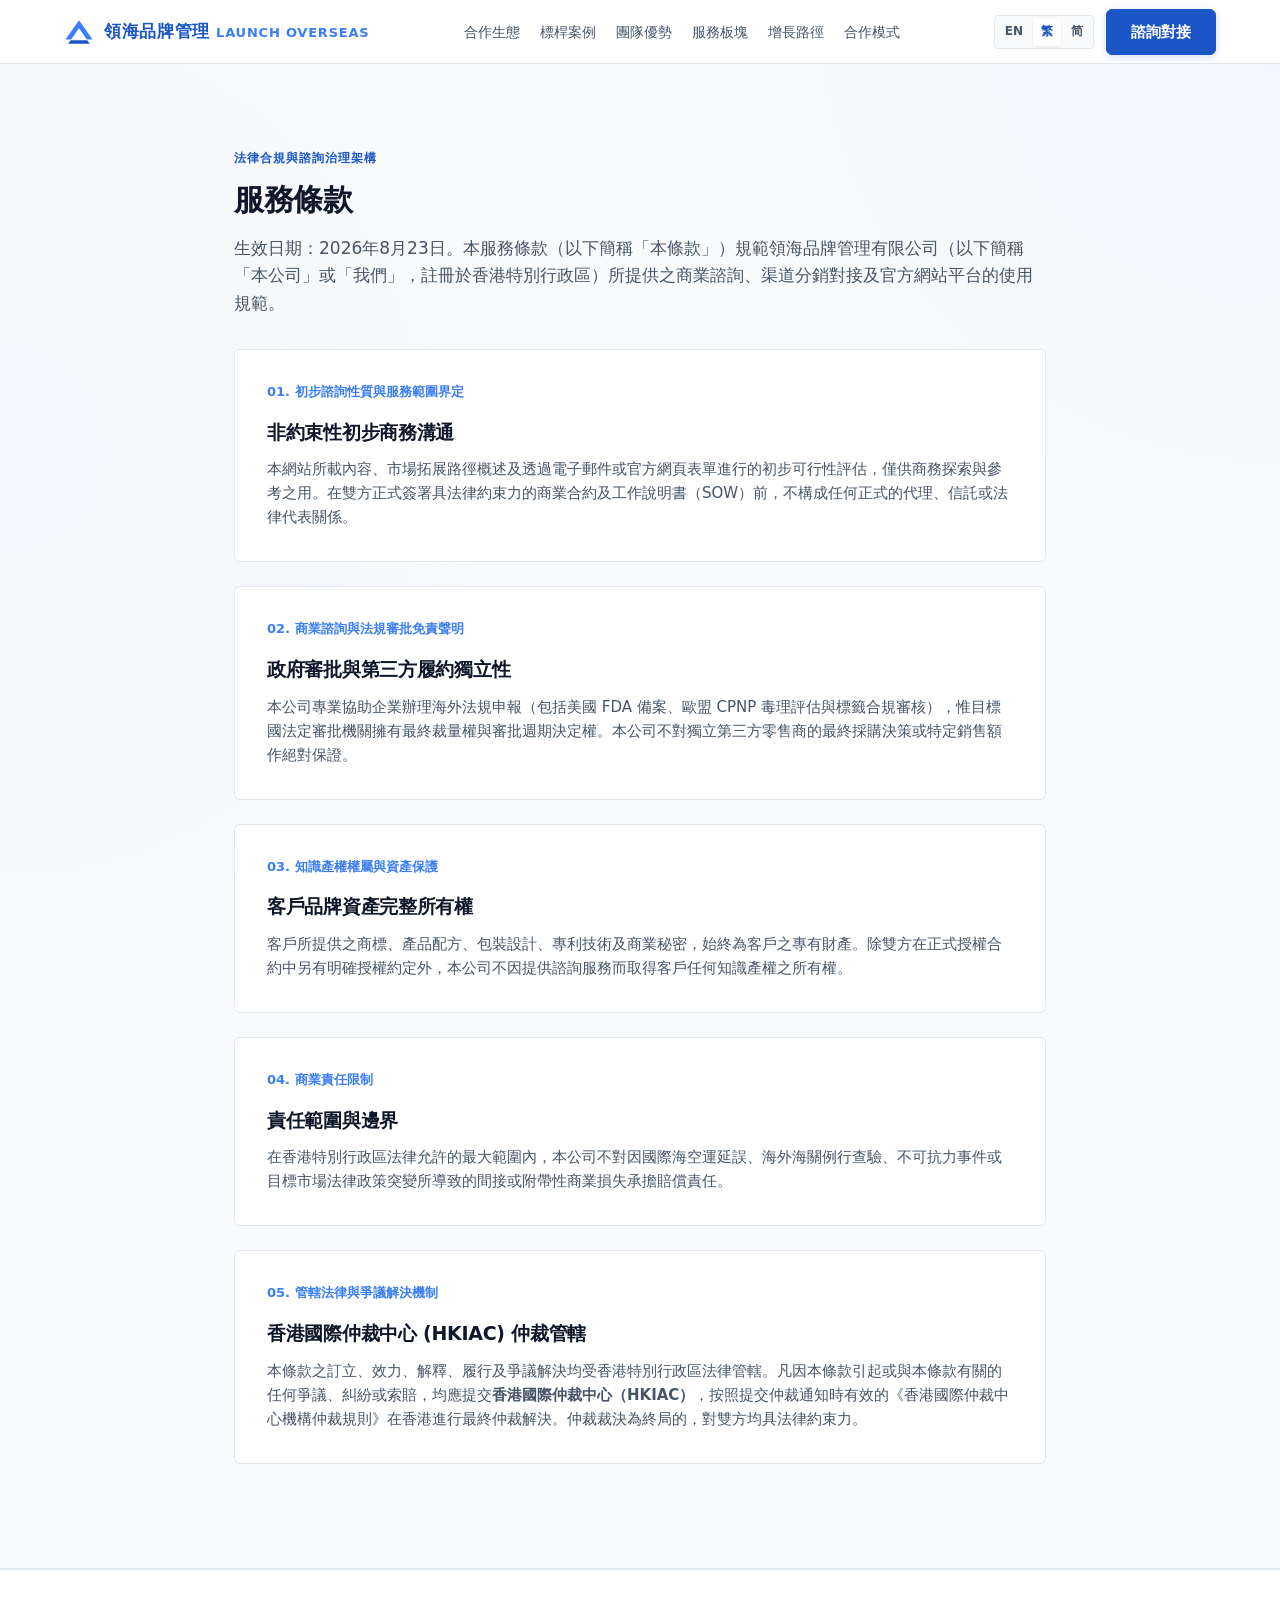
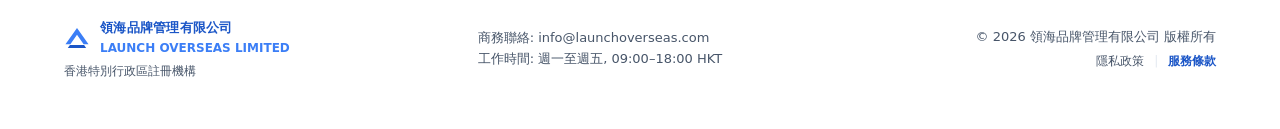
<file: terms-zh-hk.html>
<!DOCTYPE html>
<html lang="zh-HK">
<head>
  <meta charset="UTF-8">
  <meta name="viewport" content="width=device-width, initial-scale=1.0, viewport-fit=cover">
  <meta name="theme-color" content="#1B56C7">
  <title>服務條款 | 領海品牌管理有限公司</title>
  <meta name="description" content="領海品牌管理有限公司官方服務條款與商業諮詢規範。受香港特別行政區法律管轄，並由香港國際仲裁中心（HKIAC）進行仲裁爭議解決。">
  <link rel="canonical" href="https://launchoverseas.com/terms-zh-hk.html">
  <link rel="alternate" hreflang="en" href="https://launchoverseas.com/terms.html">
  <link rel="alternate" hreflang="zh-HK" href="https://launchoverseas.com/terms-zh-hk.html">
  <link rel="alternate" hreflang="zh-CN" href="https://launchoverseas.com/terms-zh-cn.html">
  <link rel="alternate" hreflang="x-default" href="https://launchoverseas.com/terms.html">

  <!-- Open Graph -->
  <meta property="og:type" content="website">
  <meta property="og:site_name" content="領海品牌管理有限公司">
  <meta property="og:title" content="服務條款 | 領海品牌管理有限公司">
  <meta property="og:description" content="領海品牌管理有限公司的商業諮詢治理、責任限制及 HKIAC 仲裁爭議解決條款。">
  <meta property="og:url" content="https://launchoverseas.com/terms-zh-hk.html">

  <!-- Modular Stylesheets -->
  <link rel="stylesheet" href="css/variables.css">
  <link rel="stylesheet" href="css/layout.css">
  <link rel="stylesheet" href="css/sections.css">
  <link rel="stylesheet" href="css/services.css">
  <link rel="stylesheet" href="css/interactive.css">

  <!-- Schema.org JSON-LD -->
  <script type="application/ld+json">
  {
    "@context": "https://schema.org",
    "@type": "WebPage",
    "name": "服務條款 - 領海品牌管理有限公司",
    "url": "https://launchoverseas.com/terms-zh-hk.html",
    "description": "領海品牌管理有限公司官方服務條款與商業治理框架。",
    "publisher": {
      "@type": "Corporation",
      "name": "領海品牌管理有限公司",
      "url": "https://launchoverseas.com/zh-hk.html"
    }
  }
  </script>
</head>
<body>
  <!-- Header / Navigation -->
  <header class="site-header" id="site-header">
    <div class="container header-container">
      <a href="zh-hk.html" class="brand-lockup" aria-label="領海品牌管理有限公司 首頁">
        <svg class="brand-logo-svg" viewBox="270 85 260 225" width="30" height="26" aria-hidden="true">
          <path d="M 400 95 L 518 262 L 468 262 L 400 165 L 332 262 L 282 262 Z" fill="#3B7EF6"/>
          <polygon points="328,270 472,270 494,300 306,300" fill="#1B56C7"/>
        </svg>
        <span class="brand-names">
          <span class="brand-primary">領海品牌管理</span>
          <span class="brand-secondary">LAUNCH OVERSEAS</span>
        </span>
      </a>

      <nav class="desktop-nav" aria-label="主導航">
        <ul class="nav-links">
          <li><a href="zh-hk.html#partners">合作生態</a></li>
          <li><a href="zh-hk.html#cases">標桿案例</a></li>
          <li><a href="zh-hk.html#leadership">團隊優勢</a></li>
          <li><a href="zh-hk.html#capabilities">服務板塊</a></li>
          <li><a href="zh-hk.html#roadmap">增長路徑</a></li>
          <li><a href="zh-hk.html#models">合作模式</a></li>
        </ul>
      </nav>

      <div class="header-actions">
        <div class="lang-switch" role="group" aria-label="語言切換">
          <a href="terms.html" class="lang-pill" hreflang="en">EN</a>
          <span class="lang-pill active">繁</span>
          <a href="terms-zh-cn.html" class="lang-pill" hreflang="zh-CN">简</a>
        </div>
        <a href="zh-hk.html#contact" class="btn btn-primary nav-cta">諮詢對接</a>
        <button class="mobile-toggle" id="mobile-toggle" aria-expanded="false" aria-controls="mobile-menu" aria-label="切換選單">
          <span class="bar"></span>
          <span class="bar"></span>
        </button>
      </div>
    </div>

    <!-- Mobile Drawer Overlay -->
    <div class="mobile-menu" id="mobile-menu" aria-hidden="true">
      <div class="mobile-menu-inner">
        <ul class="mobile-nav-links">
          <li><a href="zh-hk.html#partners" class="mobile-link">合作生態</a></li>
          <li><a href="zh-hk.html#cases" class="mobile-link">標桿案例</a></li>
          <li><a href="zh-hk.html#leadership" class="mobile-link">團隊優勢</a></li>
          <li><a href="zh-hk.html#capabilities" class="mobile-link">服務板塊</a></li>
          <li><a href="zh-hk.html#roadmap" class="mobile-link">增長路徑</a></li>
          <li><a href="zh-hk.html#models" class="mobile-link">合作模式</a></li>
          <li><a href="zh-hk.html#contact" class="mobile-link mobile-cta-link">預約諮詢</a></li>
        </ul>
        <div class="mobile-menu-footer">
          <span class="mobile-lang-title">Language / 語言 / 语言</span>
          <div class="mobile-lang-row">
            <a href="terms.html" class="lang-pill">English</a>
            <span class="lang-pill active">繁體中文</span>
            <a href="terms-zh-cn.html" class="lang-pill">简体中文</a>
          </div>
        </div>
      </div>
    </div>
  </header>

  <main>
    <section class="gateway-section">
      <div class="container" style="max-width: 860px;">
        <div class="section-header" style="margin-bottom: 32px;">
          <div class="meta-tag">法律合規與諮詢治理架構</div>
          <h1 class="section-title">服務條款</h1>
          <p class="section-definition">生效日期：2026年8月23日。本服務條款（以下簡稱「本條款」）規範領海品牌管理有限公司（以下簡稱「本公司」或「我們」，註冊於香港特別行政區）所提供之商業諮詢、渠道分銷對接及官方網站平台的使用規範。</p>
        </div>

        <article class="feature-card" style="margin-bottom: 24px;">
          <div class="card-index">01. 初步諮詢性質與服務範圍界定</div>
          <h2 class="card-title">非約束性初步商務溝通</h2>
          <p class="card-desc">本網站所載內容、市場拓展路徑概述及透過電子郵件或官方網頁表單進行的初步可行性評估，僅供商務探索與參考之用。在雙方正式簽署具法律約束力的商業合約及工作說明書（SOW）前，不構成任何正式的代理、信託或法律代表關係。</p>
        </article>

        <article class="feature-card" style="margin-bottom: 24px;">
          <div class="card-index">02. 商業諮詢與法規審批免責聲明</div>
          <h2 class="card-title">政府審批與第三方履約獨立性</h2>
          <p class="card-desc">本公司專業協助企業辦理海外法規申報（包括美國 FDA 備案、歐盟 CPNP 毒理評估與標籤合規審核），惟目標國法定審批機關擁有最終裁量權與審批週期決定權。本公司不對獨立第三方零售商的最終採購決策或特定銷售額作絕對保證。</p>
        </article>

        <article class="feature-card" style="margin-bottom: 24px;">
          <div class="card-index">03. 知識產權權屬與資產保護</div>
          <h2 class="card-title">客戶品牌資產完整所有權</h2>
          <p class="card-desc">客戶所提供之商標、產品配方、包裝設計、專利技術及商業秘密，始終為客戶之專有財產。除雙方在正式授權合約中另有明確授權約定外，本公司不因提供諮詢服務而取得客戶任何知識產權之所有權。</p>
        </article>

        <article class="feature-card" style="margin-bottom: 24px;">
          <div class="card-index">04. 商業責任限制</div>
          <h2 class="card-title">責任範圍與邊界</h2>
          <p class="card-desc">在香港特別行政區法律允許的最大範圍內，本公司不對因國際海空運延誤、海外海關例行查驗、不可抗力事件或目標市場法律政策突變所導致的間接或附帶性商業損失承擔賠償責任。</p>
        </article>

        <article class="feature-card" style="margin-bottom: 24px;">
          <div class="card-index">05. 管轄法律與爭議解決機制</div>
          <h2 class="card-title">香港國際仲裁中心 (HKIAC) 仲裁管轄</h2>
          <p class="card-desc">本條款之訂立、效力、解釋、履行及爭議解決均受香港特別行政區法律管轄。凡因本條款引起或與本條款有關的任何爭議、糾紛或索賠，均應提交<strong>香港國際仲裁中心（HKIAC）</strong>，按照提交仲裁通知時有效的《香港國際仲裁中心機構仲裁規則》在香港進行最終仲裁解決。仲裁裁決為終局的，對雙方均具法律約束力。</p>
        </article>
      </div>
    </section>
  </main>

  <!-- Footer -->
  <footer class="site-footer">
    <div class="container footer-grid">
      <div class="footer-col">
        <div class="footer-brand-lockup">
          <svg class="footer-logo-svg" viewBox="270 85 260 225" width="26" height="22" aria-hidden="true">
            <path d="M 400 95 L 518 262 L 468 262 L 400 165 L 332 262 L 282 262 Z" fill="#3B7EF6"/>
            <polygon points="328,270 472,270 494,300 306,300" fill="#1B56C7"/>
          </svg>
          <div>
            <div class="footer-brand">領海品牌管理有限公司</div>
            <div class="footer-brand-en">LAUNCH OVERSEAS LIMITED</div>
          </div>
        </div>
        <p class="footer-sub">香港特別行政區註冊機構</p>
      </div>

      <div class="footer-col footer-center">
        <p class="footer-meta">商務聯絡: info@launchoverseas.com</p>
        <p class="footer-meta">工作時間: 週一至週五, 09:00–18:00 HKT</p>
      </div>

      <div class="footer-col footer-right">
        <p class="footer-copy">&copy; 2026 領海品牌管理有限公司 版權所有</p>
        <div class="footer-links">
          <a href="privacy-zh-hk.html" style="color: var(--text-secondary);">隱私政策</a>
          <span class="link-divider">|</span>
          <a href="terms-zh-hk.html" style="color: var(--color-indigo); font-weight: 600;">服務條款</a>
        </div>
      </div>
    </div>
  </footer>

  <script src="js/app.js"></script>
</body>
</html>
</file>
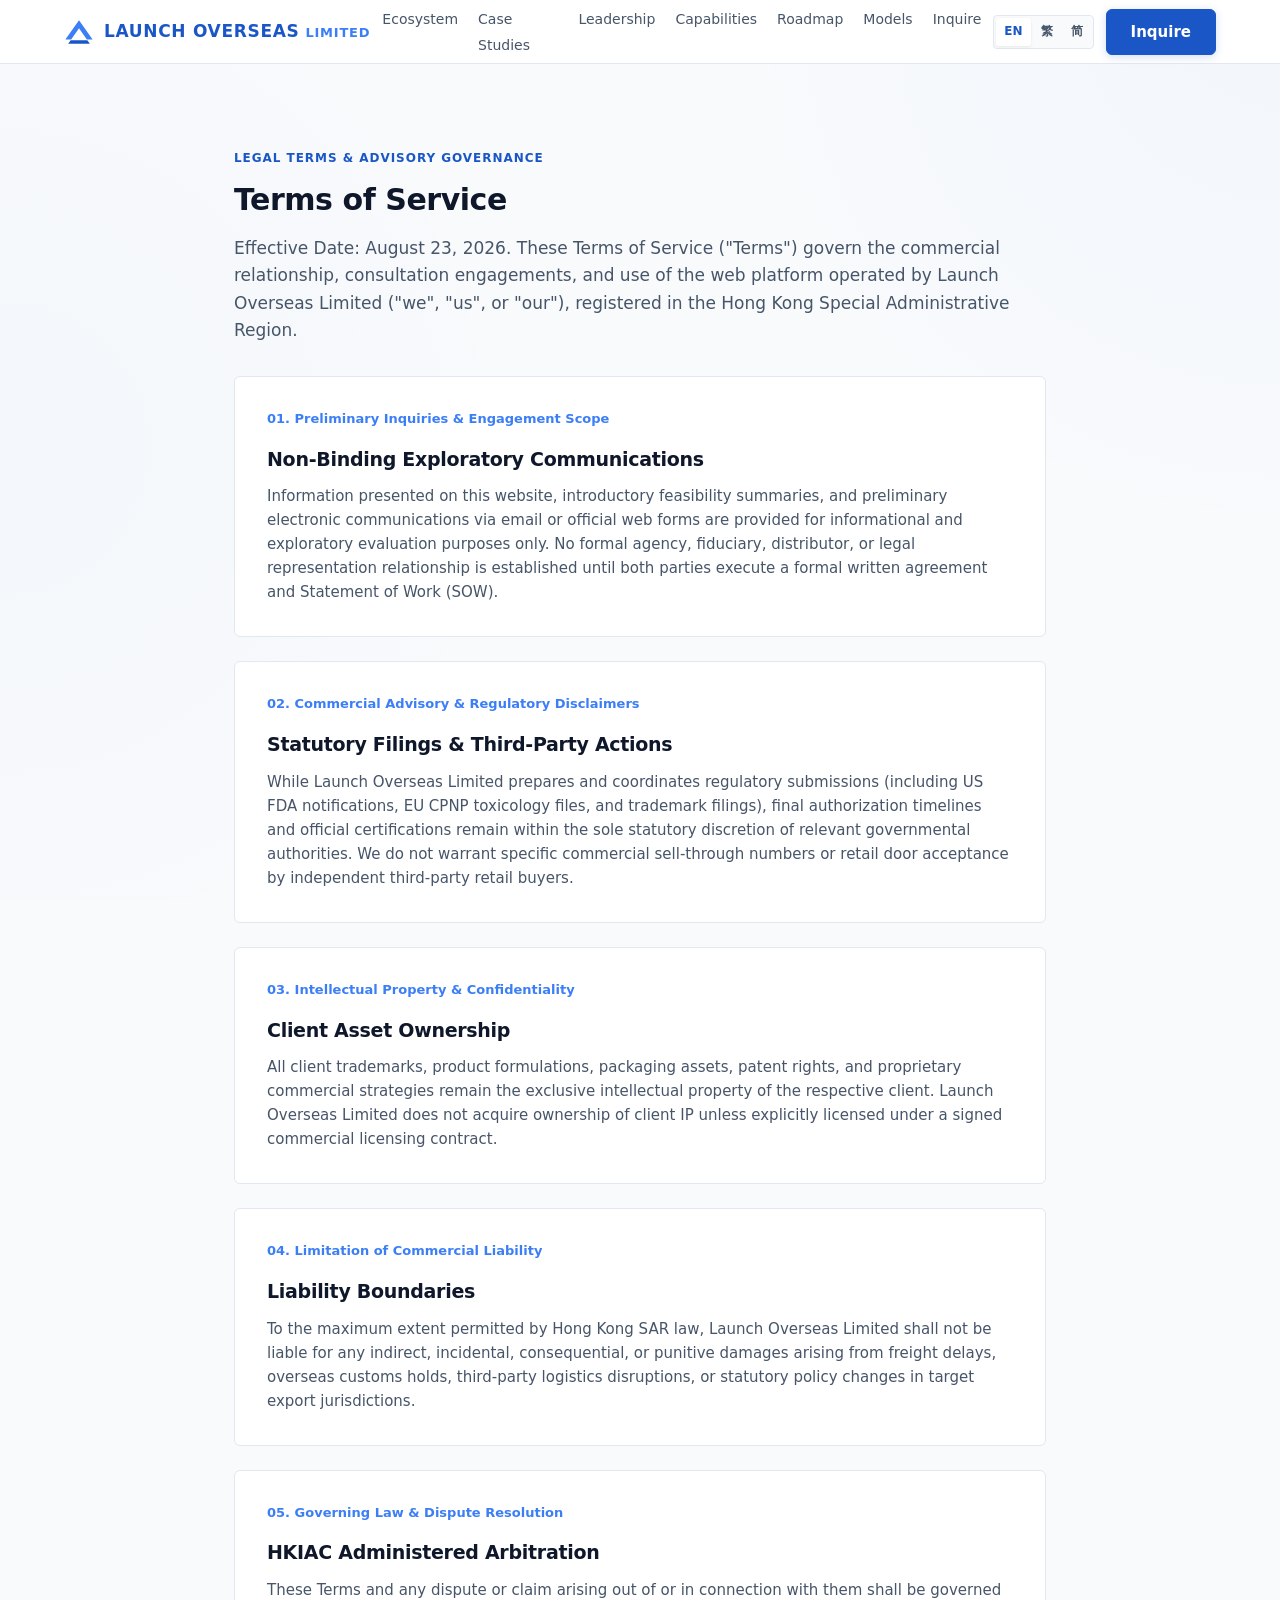
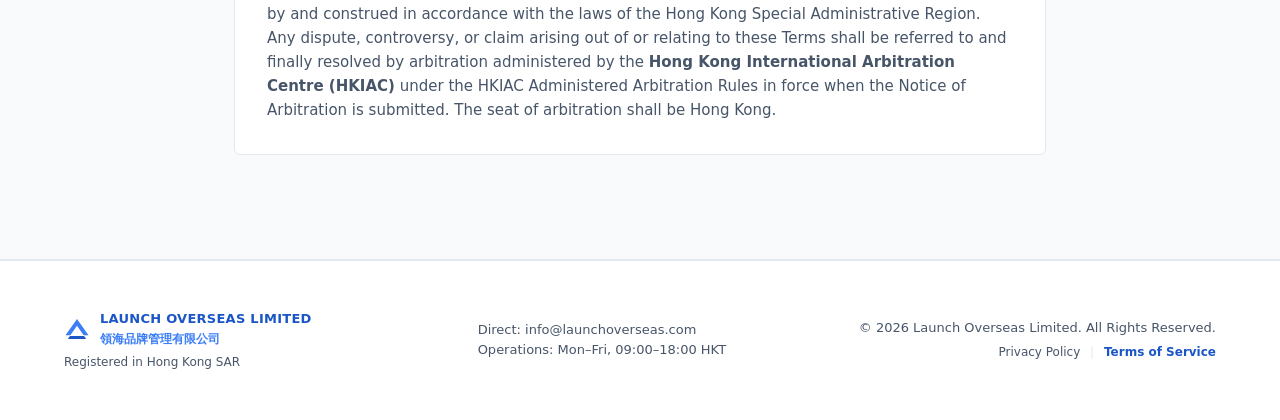
<file: terms.html>
<!DOCTYPE html>
<html lang="en">
<head>
  <meta charset="UTF-8">
  <meta name="viewport" content="width=device-width, initial-scale=1.0, viewport-fit=cover">
  <meta name="theme-color" content="#1B56C7">
  <title>Terms of Service | Launch Overseas Limited</title>
  <meta name="description" content="Official Terms of Service and Commercial Advisory Framework for Launch Overseas Limited. Governed under Hong Kong SAR law and administered by HKIAC.">
  <link rel="canonical" href="https://launchoverseas.com/terms.html">
  <link rel="alternate" hreflang="en" href="https://launchoverseas.com/terms.html">
  <link rel="alternate" hreflang="zh-HK" href="https://launchoverseas.com/terms-zh-hk.html">
  <link rel="alternate" hreflang="zh-CN" href="https://launchoverseas.com/terms-zh-cn.html">
  <link rel="alternate" hreflang="x-default" href="https://launchoverseas.com/terms.html">

  <!-- Open Graph -->
  <meta property="og:type" content="website">
  <meta property="og:site_name" content="Launch Overseas Limited">
  <meta property="og:title" content="Terms of Service | Launch Overseas Limited">
  <meta property="og:description" content="Commercial governance, advisory scope, and dispute resolution terms of Launch Overseas Limited.">
  <meta property="og:url" content="https://launchoverseas.com/terms.html">

  <!-- Modular Stylesheets -->
  <link rel="stylesheet" href="css/variables.css">
  <link rel="stylesheet" href="css/layout.css">
  <link rel="stylesheet" href="css/sections.css">
  <link rel="stylesheet" href="css/services.css">
  <link rel="stylesheet" href="css/interactive.css">

  <!-- Schema.org JSON-LD -->
  <script type="application/ld+json">
  {
    "@context": "https://schema.org",
    "@type": "WebPage",
    "name": "Terms of Service - Launch Overseas Limited",
    "url": "https://launchoverseas.com/terms.html",
    "description": "General Terms of Service and Commercial Advisory Governance for Launch Overseas Limited.",
    "publisher": {
      "@type": "Corporation",
      "name": "Launch Overseas Limited",
      "url": "https://launchoverseas.com/"
    }
  }
  </script>
</head>
<body>
  <!-- Header / Navigation -->
  <header class="site-header" id="site-header">
    <div class="container header-container">
      <a href="index.html" class="brand-lockup" aria-label="Launch Overseas Limited Home">
        <svg class="brand-logo-svg" viewBox="270 85 260 225" width="30" height="26" aria-hidden="true">
          <path d="M 400 95 L 518 262 L 468 262 L 400 165 L 332 262 L 282 262 Z" fill="#3B7EF6"/>
          <polygon points="328,270 472,270 494,300 306,300" fill="#1B56C7"/>
        </svg>
        <span class="brand-names">
          <span class="brand-primary">LAUNCH OVERSEAS</span>
          <span class="brand-secondary">LIMITED</span>
        </span>
      </a>

      <nav class="desktop-nav" aria-label="Main Navigation">
        <ul class="nav-links">
          <li><a href="index.html#partners">Ecosystem</a></li>
          <li><a href="index.html#cases">Case Studies</a></li>
          <li><a href="index.html#leadership">Leadership</a></li>
          <li><a href="index.html#capabilities">Capabilities</a></li>
          <li><a href="index.html#roadmap">Roadmap</a></li>
          <li><a href="index.html#models">Models</a></li>
          <li><a href="index.html#contact" class="nav-link-cta">Inquire</a></li>
        </ul>
      </nav>

      <div class="header-actions">
        <div class="lang-switch" role="group" aria-label="Language Switcher">
          <span class="lang-pill active">EN</span>
          <a href="terms-zh-hk.html" class="lang-pill" hreflang="zh-HK">繁</a>
          <a href="terms-zh-cn.html" class="lang-pill" hreflang="zh-CN">简</a>
        </div>
        <a href="index.html#contact" class="btn btn-primary nav-cta">Inquire</a>
        <button class="mobile-toggle" id="mobile-toggle" aria-expanded="false" aria-controls="mobile-menu" aria-label="Toggle navigation menu">
          <span class="bar"></span>
          <span class="bar"></span>
        </button>
      </div>
    </div>

    <!-- Mobile Drawer Overlay -->
    <div class="mobile-menu" id="mobile-menu" aria-hidden="true">
      <div class="mobile-menu-inner">
        <ul class="mobile-nav-links">
          <li><a href="index.html#partners" class="mobile-link">Ecosystem</a></li>
          <li><a href="index.html#cases" class="mobile-link">Case Studies</a></li>
          <li><a href="index.html#leadership" class="mobile-link">Leadership</a></li>
          <li><a href="index.html#capabilities" class="mobile-link">Capabilities</a></li>
          <li><a href="index.html#roadmap" class="mobile-link">Roadmap</a></li>
          <li><a href="index.html#models" class="mobile-link">Models</a></li>
          <li><a href="index.html#contact" class="mobile-link mobile-cta-link">Initiate Inquiry</a></li>
        </ul>
        <div class="mobile-menu-footer">
          <span class="mobile-lang-title">Language / 語言 / 语言</span>
          <div class="mobile-lang-row">
            <span class="lang-pill active">English</span>
            <a href="terms-zh-hk.html" class="lang-pill">繁體中文</a>
            <a href="terms-zh-cn.html" class="lang-pill">简体中文</a>
          </div>
        </div>
      </div>
    </div>
  </header>

  <main>
    <section class="gateway-section">
      <div class="container" style="max-width: 860px;">
        <div class="section-header" style="margin-bottom: 32px;">
          <div class="meta-tag">Legal Terms & Advisory Governance</div>
          <h1 class="section-title">Terms of Service</h1>
          <p class="section-definition">Effective Date: August 23, 2026. These Terms of Service ("Terms") govern the commercial relationship, consultation engagements, and use of the web platform operated by Launch Overseas Limited ("we", "us", or "our"), registered in the Hong Kong Special Administrative Region.</p>
        </div>

        <article class="feature-card" style="margin-bottom: 24px;">
          <div class="card-index">01. Preliminary Inquiries & Engagement Scope</div>
          <h2 class="card-title">Non-Binding Exploratory Communications</h2>
          <p class="card-desc">Information presented on this website, introductory feasibility summaries, and preliminary electronic communications via email or official web forms are provided for informational and exploratory evaluation purposes only. No formal agency, fiduciary, distributor, or legal representation relationship is established until both parties execute a formal written agreement and Statement of Work (SOW).</p>
        </article>

        <article class="feature-card" style="margin-bottom: 24px;">
          <div class="card-index">02. Commercial Advisory & Regulatory Disclaimers</div>
          <h2 class="card-title">Statutory Filings & Third-Party Actions</h2>
          <p class="card-desc">While Launch Overseas Limited prepares and coordinates regulatory submissions (including US FDA notifications, EU CPNP toxicology files, and trademark filings), final authorization timelines and official certifications remain within the sole statutory discretion of relevant governmental authorities. We do not warrant specific commercial sell-through numbers or retail door acceptance by independent third-party retail buyers.</p>
        </article>

        <article class="feature-card" style="margin-bottom: 24px;">
          <div class="card-index">03. Intellectual Property & Confidentiality</div>
          <h2 class="card-title">Client Asset Ownership</h2>
          <p class="card-desc">All client trademarks, product formulations, packaging assets, patent rights, and proprietary commercial strategies remain the exclusive intellectual property of the respective client. Launch Overseas Limited does not acquire ownership of client IP unless explicitly licensed under a signed commercial licensing contract.</p>
        </article>

        <article class="feature-card" style="margin-bottom: 24px;">
          <div class="card-index">04. Limitation of Commercial Liability</div>
          <h2 class="card-title">Liability Boundaries</h2>
          <p class="card-desc">To the maximum extent permitted by Hong Kong SAR law, Launch Overseas Limited shall not be liable for any indirect, incidental, consequential, or punitive damages arising from freight delays, overseas customs holds, third-party logistics disruptions, or statutory policy changes in target export jurisdictions.</p>
        </article>

        <article class="feature-card" style="margin-bottom: 24px;">
          <div class="card-index">05. Governing Law & Dispute Resolution</div>
          <h2 class="card-title">HKIAC Administered Arbitration</h2>
          <p class="card-desc">These Terms and any dispute or claim arising out of or in connection with them shall be governed by and construed in accordance with the laws of the Hong Kong Special Administrative Region. Any dispute, controversy, or claim arising out of or relating to these Terms shall be referred to and finally resolved by arbitration administered by the <strong>Hong Kong International Arbitration Centre (HKIAC)</strong> under the HKIAC Administered Arbitration Rules in force when the Notice of Arbitration is submitted. The seat of arbitration shall be Hong Kong.</p>
        </article>
      </div>
    </section>
  </main>

  <!-- Footer -->
  <footer class="site-footer">
    <div class="container footer-grid">
      <div class="footer-col">
        <div class="footer-brand-lockup">
          <svg class="footer-logo-svg" viewBox="270 85 260 225" width="26" height="22" aria-hidden="true">
            <path d="M 400 95 L 518 262 L 468 262 L 400 165 L 332 262 L 282 262 Z" fill="#3B7EF6"/>
            <polygon points="328,270 472,270 494,300 306,300" fill="#1B56C7"/>
          </svg>
          <div>
            <div class="footer-brand">LAUNCH OVERSEAS LIMITED</div>
            <div class="footer-brand-zh">領海品牌管理有限公司</div>
          </div>
        </div>
        <p class="footer-sub">Registered in Hong Kong SAR</p>
      </div>

      <div class="footer-col footer-center">
        <p class="footer-meta">Direct: info@launchoverseas.com</p>
        <p class="footer-meta">Operations: Mon–Fri, 09:00–18:00 HKT</p>
      </div>

      <div class="footer-col footer-right">
        <p class="footer-copy">&copy; 2026 Launch Overseas Limited. All Rights Reserved.</p>
        <div class="footer-links">
          <a href="privacy.html" style="color: var(--text-secondary);">Privacy Policy</a>
          <span class="link-divider">|</span>
          <a href="terms.html" style="color: var(--color-indigo); font-weight: 600;">Terms of Service</a>
        </div>
      </div>
    </div>
  </footer>

  <script src="js/app.js"></script>
</body>
</html>
</file>
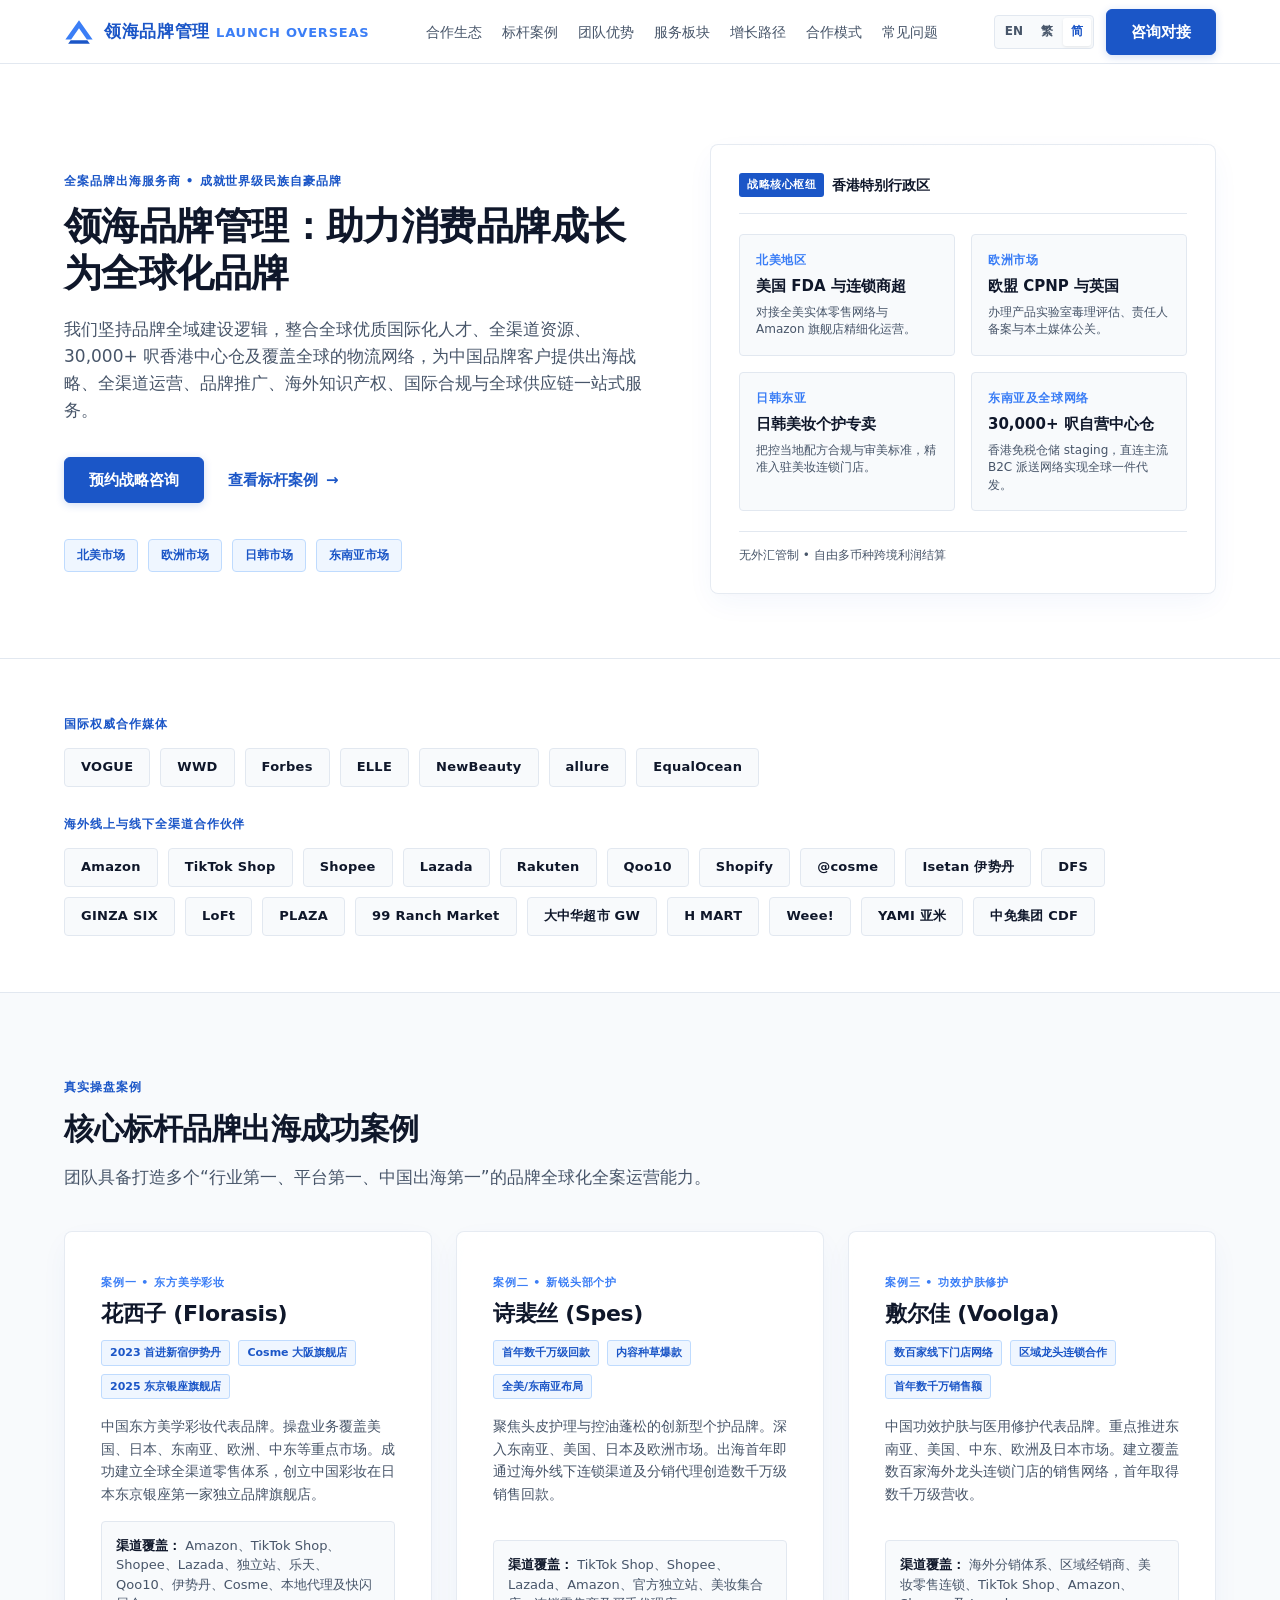
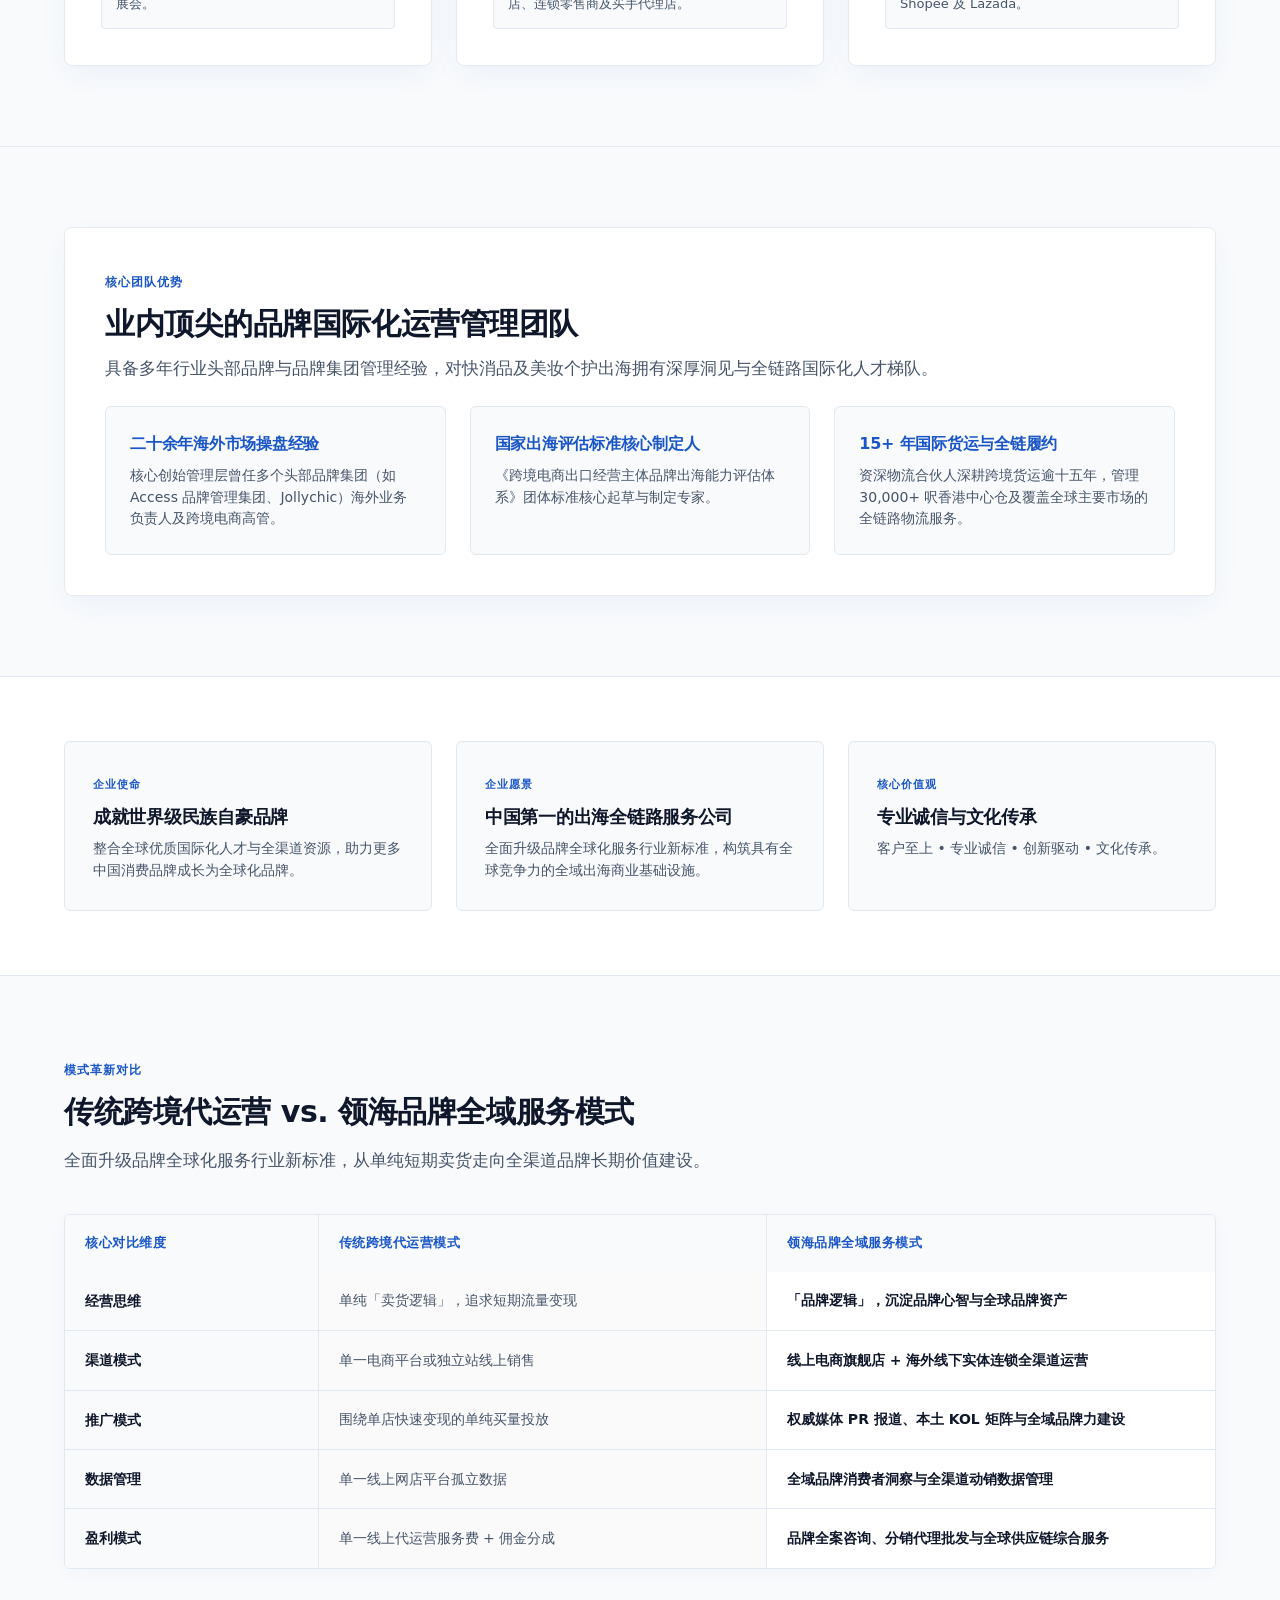
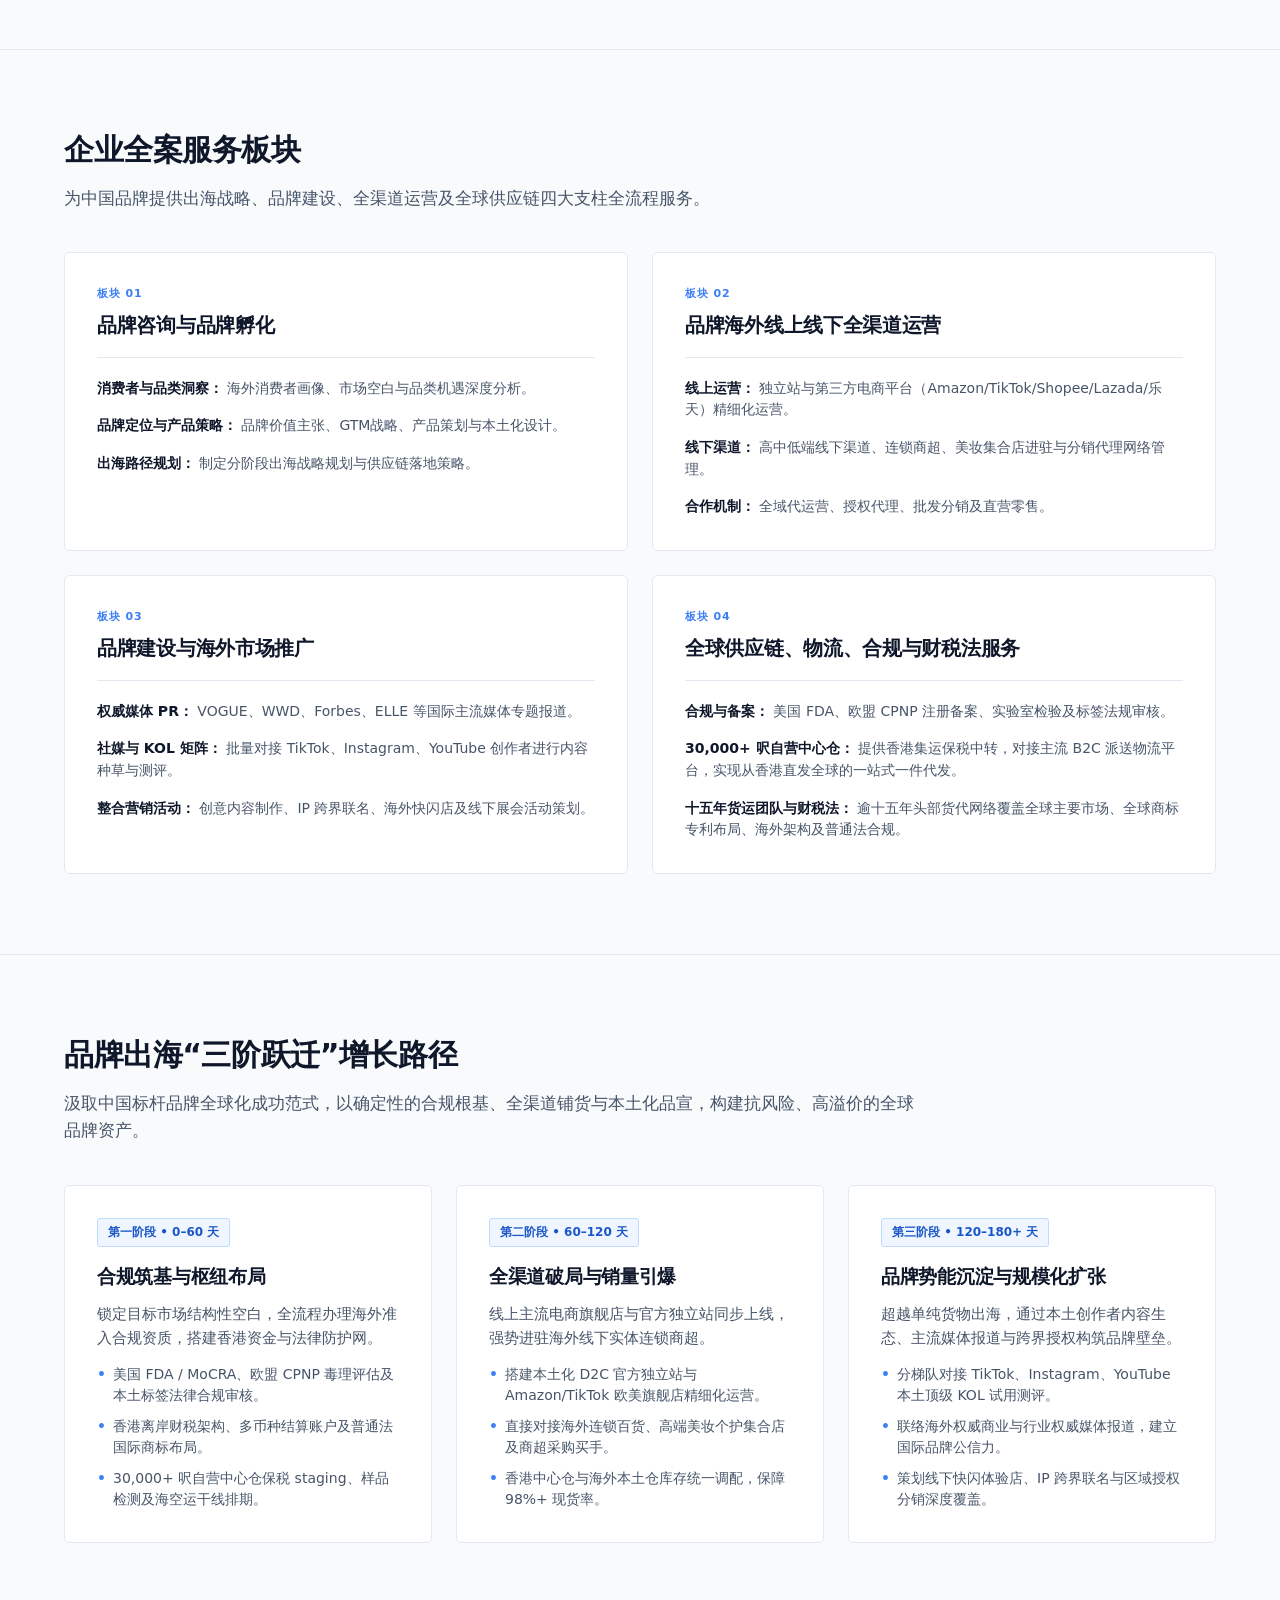
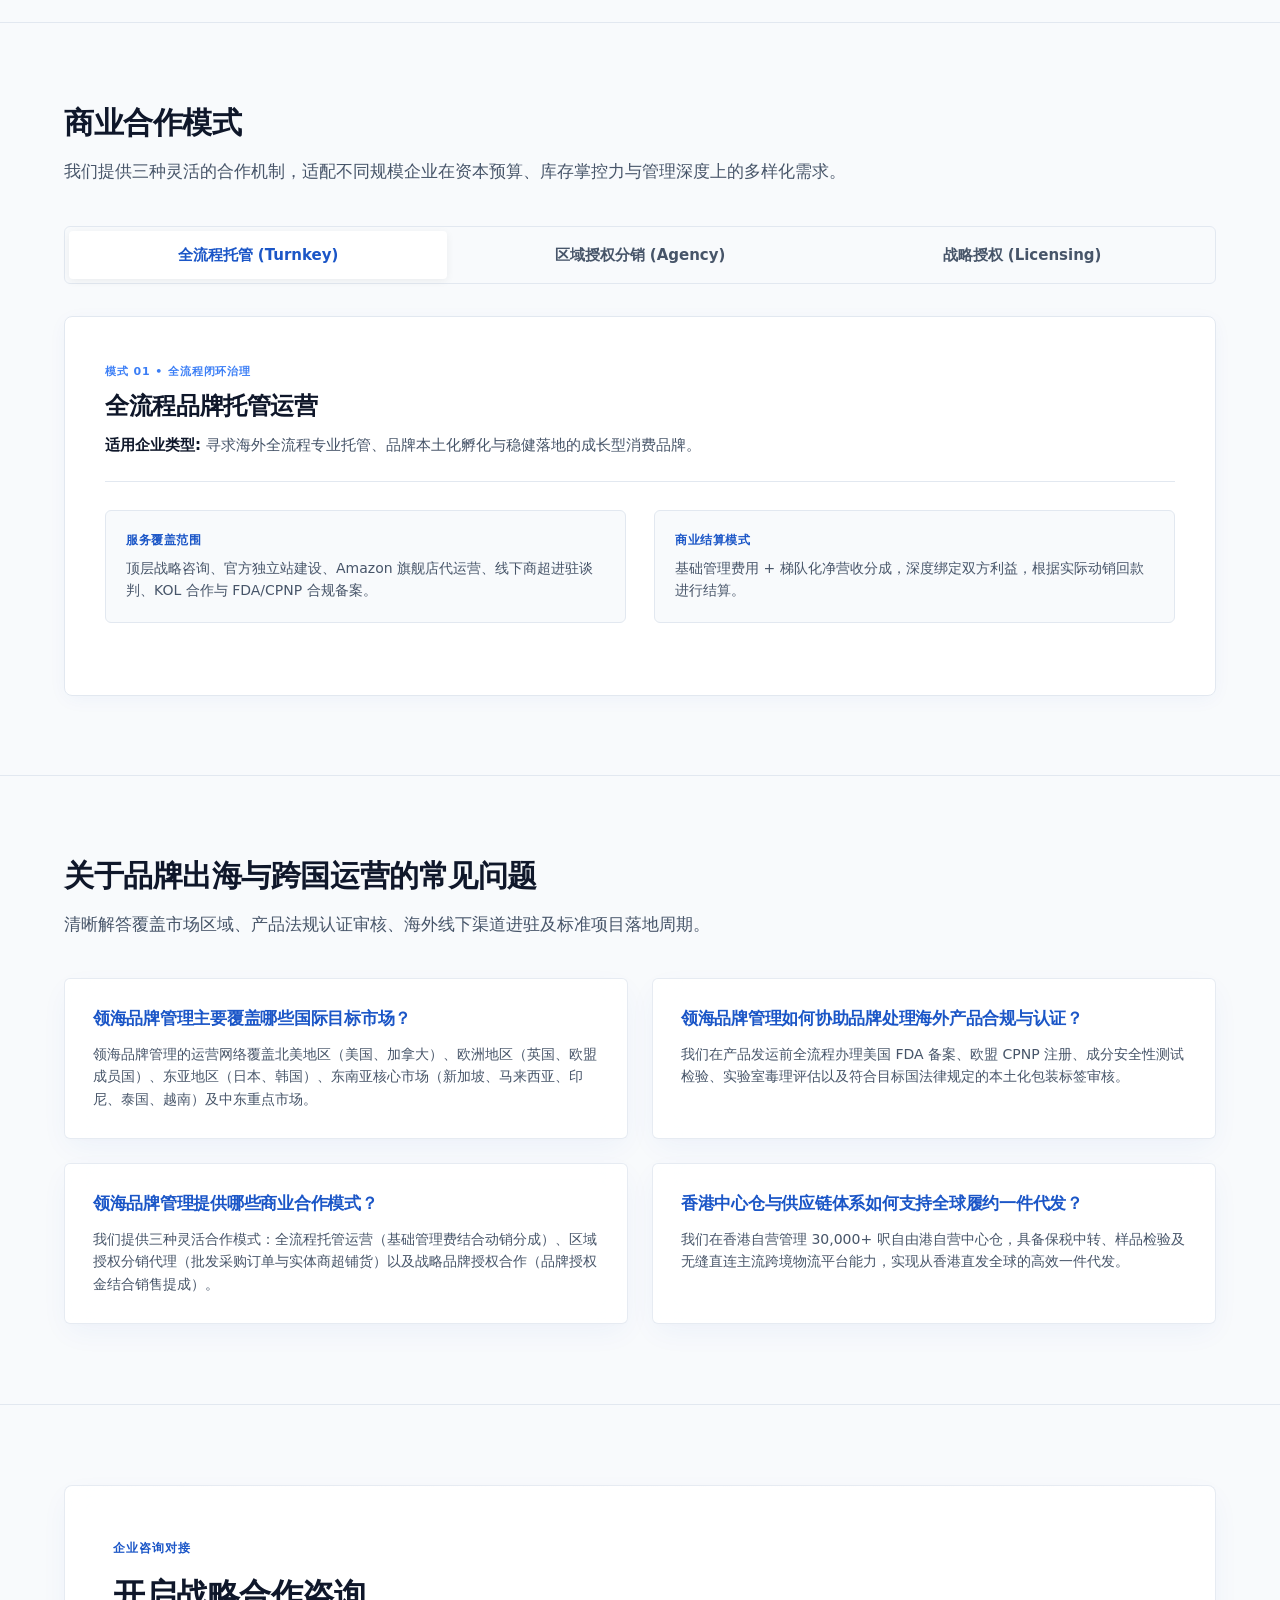
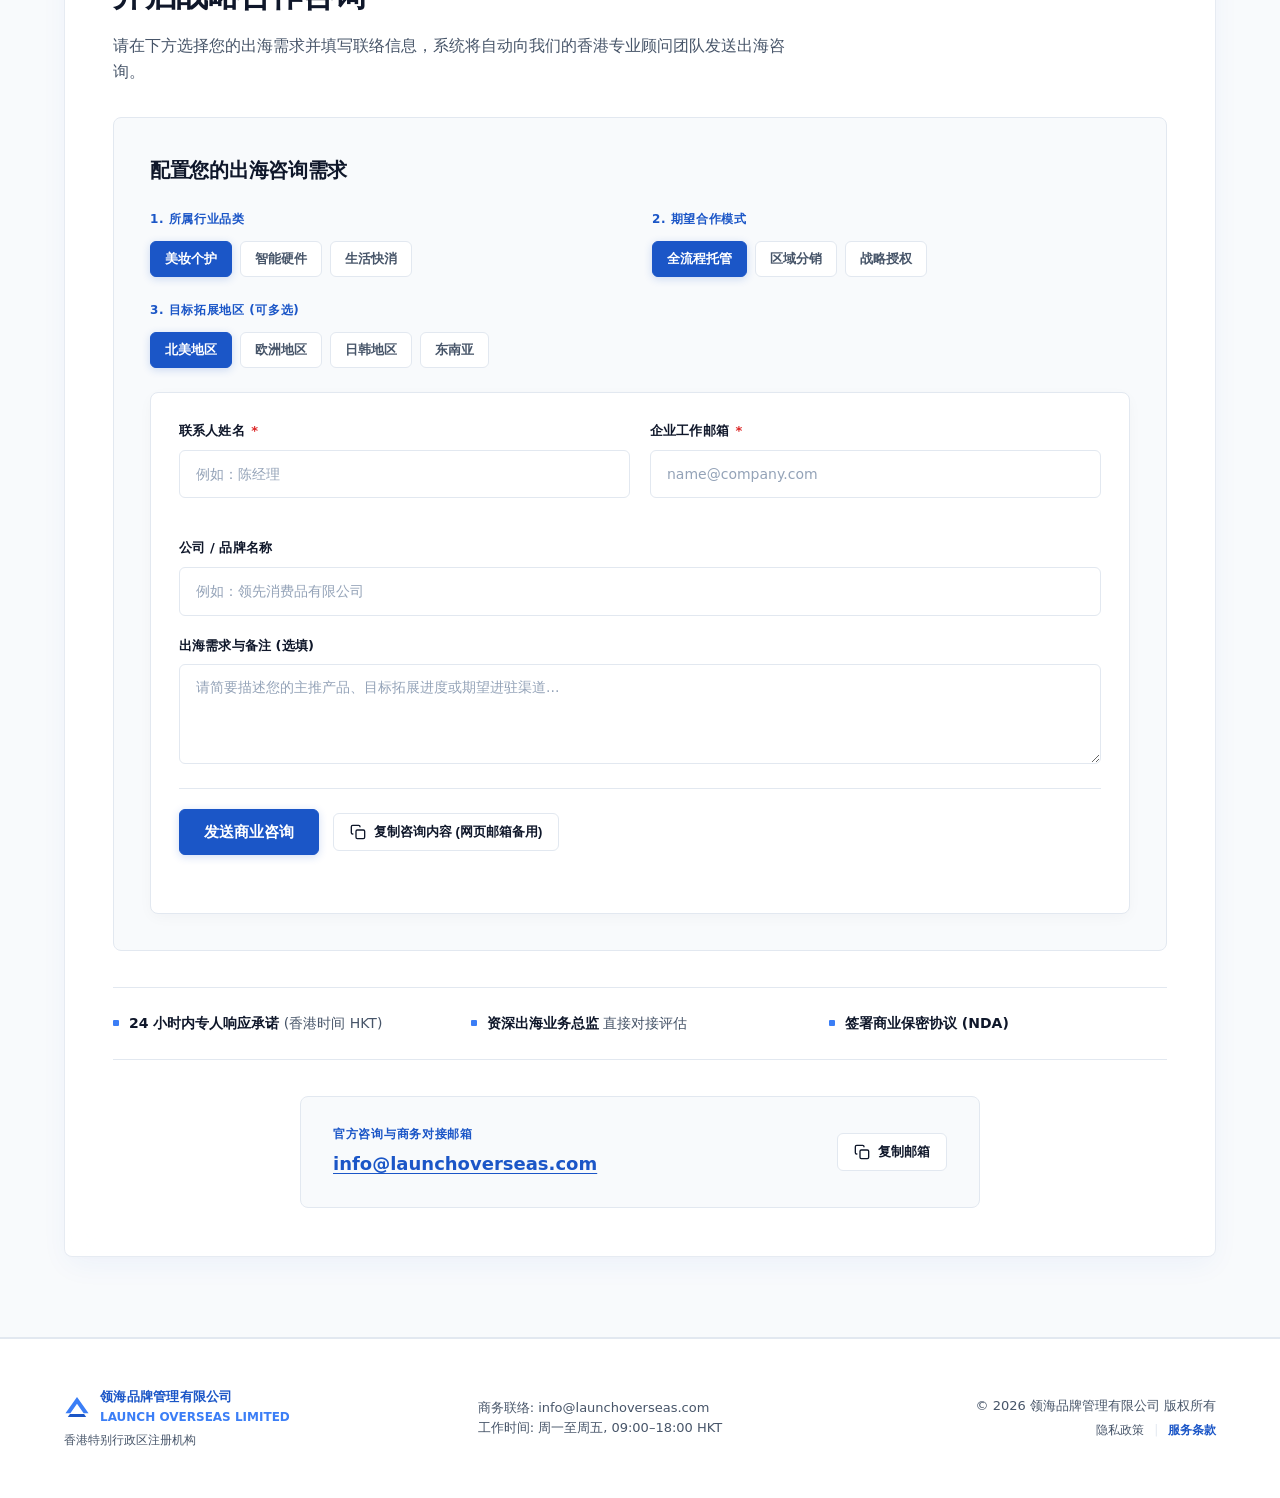
<file: zh-cn.html>
<!DOCTYPE html>
<html lang="zh-CN">
<head>
  <meta charset="UTF-8">
  <meta name="viewport" content="width=device-width, initial-scale=1.0, viewport-fit=cover">
  <meta name="theme-color" content="#1B56C7">
  <title>领海品牌管理有限公司 | 全球品牌管理与跨国分销咨询</title>
  <meta name="description" content="业内领先的创新全案品牌出海服务商。立足香港国际商业枢纽，对标国家出海标准，为中国消费品牌提供出海战略、品牌建设、全渠道运营、30,000+ 呎香港中心仓及全球供应链服务。成功操盘花西子、诗裴丝、敷尔佳等出海标杆案例。">
  <link rel="canonical" href="https://launchoverseas.com/zh-cn.html">
  <link rel="alternate" hreflang="en" href="https://launchoverseas.com/">
  <link rel="alternate" hreflang="zh-HK" href="https://launchoverseas.com/zh-hk.html">
  <link rel="alternate" hreflang="zh-CN" href="https://launchoverseas.com/zh-cn.html">
  <link rel="alternate" hreflang="x-default" href="https://launchoverseas.com/">

  <!-- Open Graph -->
  <meta property="og:type" content="website">
  <meta property="og:site_name" content="领海品牌管理有限公司">
  <meta property="og:title" content="领海品牌管理有限公司 | 全球品牌管理与跨国分销">
  <meta property="og:description" content="成就世界级的民族自豪品牌。助力中国品牌成长为全球化品牌。">
  <meta property="og:url" content="https://launchoverseas.com/zh-cn.html">

  <!-- Modular Stylesheets -->
  <link rel="stylesheet" href="css/variables.css">
  <link rel="stylesheet" href="css/layout.css">
  <link rel="stylesheet" href="css/sections.css">
  <link rel="stylesheet" href="css/services.css">
  <link rel="stylesheet" href="css/interactive.css">

  <!-- Schema.org Multi-Entity JSON-LD Graph -->
  <script type="application/ld+json">
  {
    "@context": "https://schema.org",
    "@graph": [
      {
        "@type": "Corporation",
        "@id": "https://launchoverseas.com/zh-cn.html#corporation",
        "name": "领海品牌管理有限公司",
        "alternateName": ["Launch Overseas Limited", "領海品牌管理有限公司"],
        "url": "https://launchoverseas.com/zh-cn.html",
        "logo": "https://launchoverseas.com/images/logo.svg",
        "description": "立足香港特别行政区的全球品牌管理与跨国分销咨询机构。",
        "knowsAbout": [
          "企业出海专业服务",
          "FDA与CPNP国际检测认证备案",
          "海外线上与实体全渠道零售分销",
          "香港 30,000+ 呎自由港自营中心仓",
          "多币种跨境财税架构与普通法合规",
          "花西子、诗裴丝、敷尔佳出海操盘实战"
        ],
        "address": {
          "@type": "PostalAddress",
          "addressCountry": "HK",
          "addressRegion": "香港特别行政区"
        },
        "contactPoint": {
          "@type": "ContactPoint",
          "contactType": "企业合作咨询",
          "email": "info@launchoverseas.com",
          "availableLanguage": ["zh-Hans", "zh-Hant", "en"]
        }
      },
      {
        "@type": "WebSite",
        "@id": "https://launchoverseas.com/zh-cn.html#website",
        "url": "https://launchoverseas.com/zh-cn.html",
        "name": "领海品牌管理有限公司",
        "publisher": {
          "@id": "https://launchoverseas.com/zh-cn.html#corporation"
        },
        "inLanguage": "zh-CN"
      },
      {
        "@type": "FAQPage",
        "@id": "https://launchoverseas.com/zh-cn.html#faq",
        "mainEntity": [
          {
            "@type": "Question",
            "name": "领海品牌管理主要覆盖哪些国际目标市场？",
            "acceptedAnswer": {
              "@type": "Answer",
              "text": "领海品牌管理的运营网络覆盖北美地区（美国、加拿大）、欧洲地区（英国、欧盟成员国）、东亚地区（日本、韩国）、东南亚核心市场（新加坡、马来西亚、印尼、泰国、越南）及中东重点市场。"
            }
          },
          {
            "@type": "Question",
            "name": "领海品牌管理如何协助品牌处理海外产品合规与认证？",
            "acceptedAnswer": {
              "@type": "Answer",
              "text": "我们在产品发运前全流程办理美国 FDA 备案、欧盟 CPNP 注册、成分安全性测试检验、实验室毒理评估以及符合目标国法律规定的本土化包装标签审核。"
            }
          },
          {
            "@type": "Question",
            "name": "领海品牌管理提供哪些商业合作模式？",
            "acceptedAnswer": {
              "@type": "Answer",
              "text": "我们提供三种灵活合作模式：全流程托管运营（基础管理费结合动销分成）、区域授权分销代理（批发采购订单与实体商超铺货）以及战略品牌授权合作（品牌授权金结合终端销售提成）。"
            }
          },
          {
            "@type": "Question",
            "name": "香港中心仓与供应链体系如何支持全球履约一件代发？",
            "acceptedAnswer": {
              "@type": "Answer",
              "text": "我们在香港自营管理 30,000+ 呎自由港自营中心仓，具备保税中转、样品检验及无缝直连主流跨境物流平台能力，实现从香港直发全球的高效一件代发。"
            }
          }
        ]
      }
    ]
  }
  </script>
</head>
<body>
  <!-- Header / Navigation -->
  <header class="site-header" id="site-header">
    <div class="container header-container">
      <a href="zh-cn.html" class="brand-lockup" aria-label="领海品牌管理有限公司 首页">
        <svg class="brand-logo-svg" viewBox="270 85 260 225" width="30" height="26" aria-hidden="true">
          <path d="M 400 95 L 518 262 L 468 262 L 400 165 L 332 262 L 282 262 Z" fill="#3B7EF6"/>
          <polygon points="328,270 472,270 494,300 306,300" fill="#1B56C7"/>
        </svg>
        <span class="brand-names">
          <span class="brand-primary">领海品牌管理</span>
          <span class="brand-secondary">LAUNCH OVERSEAS</span>
        </span>
      </a>

      <nav class="desktop-nav" aria-label="主导航">
        <ul class="nav-links">
          <li><a href="#partners">合作生态</a></li>
          <li><a href="#cases">标杆案例</a></li>
          <li><a href="#leadership">团队优势</a></li>
          <li><a href="#capabilities">服务板块</a></li>
          <li><a href="#roadmap">增长路径</a></li>
          <li><a href="#models">合作模式</a></li>
          <li><a href="#faq">常见问题</a></li>
        </ul>
      </nav>

      <div class="header-actions">
        <div class="lang-switch" role="group" aria-label="语言切换">
          <a href="index.html" class="lang-pill" hreflang="en">EN</a>
          <a href="zh-hk.html" class="lang-pill" hreflang="zh-HK">繁</a>
          <span class="lang-pill active">简</span>
        </div>
        <a href="#contact" class="btn btn-primary nav-cta">咨询对接</a>
        <button class="mobile-toggle" id="mobile-toggle" aria-expanded="false" aria-controls="mobile-menu" aria-label="切换菜单">
          <span class="bar"></span>
          <span class="bar"></span>
        </button>
      </div>
    </div>

    <!-- Mobile Drawer Overlay -->
    <div class="mobile-menu" id="mobile-menu" aria-hidden="true">
      <div class="mobile-menu-inner">
        <ul class="mobile-nav-links">
          <li><a href="#partners" class="mobile-link">合作生态</a></li>
          <li><a href="#cases" class="mobile-link">标杆案例</a></li>
          <li><a href="#leadership" class="mobile-link">团队优势</a></li>
          <li><a href="#capabilities" class="mobile-link">服务板块</a></li>
          <li><a href="#roadmap" class="mobile-link">增长路径</a></li>
          <li><a href="#models" class="mobile-link">合作模式</a></li>
          <li><a href="#faq" class="mobile-link">常见问题</a></li>
          <li><a href="#contact" class="mobile-link mobile-cta-link">预约咨询</a></li>
        </ul>
        <div class="mobile-menu-footer">
          <span class="mobile-lang-title">Language / 語言 / 语言</span>
          <div class="mobile-lang-row">
            <a href="index.html" class="lang-pill">English</a>
            <a href="zh-hk.html" class="lang-pill">繁體中文</a>
            <span class="lang-pill active">简体中文</span>
          </div>
        </div>
      </div>
    </div>
  </header>

  <main>
    <!-- Hero Section -->
    <section class="hero-section">
      <div class="container hero-grid">
        <div class="hero-content reveal-on-scroll">
          <div class="meta-tag">全案品牌出海服务商 • 成就世界级民族自豪品牌</div>
          <h1 class="hero-title">领海品牌管理：助力消费品牌成长为全球化品牌</h1>
          <p class="hero-lead">我们坚持品牌全域建设逻辑，整合全球优质国际化人才、全渠道资源、30,000+ 呎香港中心仓及覆盖全球的物流网络，为中国品牌客户提供出海战略、全渠道运营、品牌推广、海外知识产权、国际合规与全球供应链一站式服务。</p>
          
          <div class="hero-actions">
            <a href="#contact" class="btn btn-primary">预约战略咨询</a>
            <a href="#cases" class="btn-link">查看标杆案例 <span class="arrow">&rarr;</span></a>
          </div>

          <div class="hero-region-pills">
            <span class="region-pill">北美市场</span>
            <span class="region-pill">欧洲市场</span>
            <span class="region-pill">日韩市场</span>
            <span class="region-pill">东南亚市场</span>
          </div>
        </div>

        <div class="hero-visual reveal-on-scroll">
          <div class="hub-matrix-header">
            <div class="hub-badge-wrap">
              <span class="hub-tag">战略核心枢纽</span>
              <span class="hub-location">香港特别行政区</span>
            </div>
          </div>
          
          <div class="matrix-grid">
            <div class="matrix-tile">
              <div class="tile-region">北美地区</div>
              <div class="tile-stat">美国 FDA 与连锁商超</div>
              <div class="tile-desc">对接全美实体零售网络与 Amazon 旗舰店精细化运营。</div>
            </div>

            <div class="matrix-tile">
              <div class="tile-region">欧洲市场</div>
              <div class="tile-stat">欧盟 CPNP 与英国</div>
              <div class="tile-desc">办理产品实验室毒理评估、责任人备案与本土媒体公关。</div>
            </div>

            <div class="matrix-tile">
              <div class="tile-region">日韩东亚</div>
              <div class="tile-stat">日韩美妆个护专卖</div>
              <div class="tile-desc">把控当地配方合规与审美标准，精准入驻美妆连锁门店。</div>
            </div>

            <div class="matrix-tile">
              <div class="tile-region">东南亚及全球网络</div>
              <div class="tile-stat">30,000+ 呎自营中心仓</div>
              <div class="tile-desc">香港免税仓储 staging，直连主流 B2C 派送网络实现全球一件代发。</div>
            </div>
          </div>

          <div class="hub-matrix-footer">
            <span>无外汇管制 • 自由多币种跨境利润结算</span>
          </div>
        </div>
      </div>
    </section>

    <!-- Global Partners & Media Ecosystem -->
    <section class="partners-section" id="partners">
      <div class="container reveal-on-scroll">
        <div class="partner-tier-block">
          <span class="partner-tier-label">国际权威合作媒体</span>
          <div class="partner-pill-grid">
            <span class="partner-badge">VOGUE</span>
            <span class="partner-badge">WWD</span>
            <span class="partner-badge">Forbes</span>
            <span class="partner-badge">ELLE</span>
            <span class="partner-badge">NewBeauty</span>
            <span class="partner-badge">allure</span>
            <span class="partner-badge">EqualOcean</span>
          </div>
        </div>

        <div class="partner-tier-block">
          <span class="partner-tier-label">海外线上与线下全渠道合作伙伴</span>
          <div class="partner-pill-grid">
            <span class="partner-badge">Amazon</span>
            <span class="partner-badge">TikTok Shop</span>
            <span class="partner-badge">Shopee</span>
            <span class="partner-badge">Lazada</span>
            <span class="partner-badge">Rakuten</span>
            <span class="partner-badge">Qoo10</span>
            <span class="partner-badge">Shopify</span>
            <span class="partner-badge">@cosme</span>
            <span class="partner-badge">Isetan 伊势丹</span>
            <span class="partner-badge">DFS</span>
            <span class="partner-badge">GINZA SIX</span>
            <span class="partner-badge">LoFt</span>
            <span class="partner-badge">PLAZA</span>
            <span class="partner-badge">99 Ranch Market</span>
            <span class="partner-badge">大中华超市 GW</span>
            <span class="partner-badge">H MART</span>
            <span class="partner-badge">Weee!</span>
            <span class="partner-badge">YAMI 亚米</span>
            <span class="partner-badge">中免集团 CDF</span>
          </div>
        </div>
      </div>
    </section>

    <!-- Verified Track-Record Case Studies -->
    <section class="cases-section" id="cases">
      <div class="container">
        <div class="section-header reveal-on-scroll">
          <div class="meta-tag">真实操盘案例</div>
          <h2 class="section-title">核心标杆品牌出海成功案例</h2>
          <p class="section-definition">团队具备打造多个“行业第一、平台第一、中国出海第一”的品牌全球化全案运营能力。</p>
        </div>

        <div class="card-grid three-col">
          <!-- Case 1: Florasis -->
          <article class="case-card reveal-on-scroll">
            <div>
              <span class="case-tag">案例一 • 东方美学彩妆</span>
              <h3 class="case-brand-title">花西子 (Florasis)</h3>
              <div class="case-highlights-row">
                <span class="case-highlight-pill">2023 首进新宿伊势丹</span>
                <span class="case-highlight-pill">Cosme 大阪旗舰店</span>
                <span class="case-highlight-pill">2025 东京银座旗舰店</span>
              </div>
              <p class="case-desc">中国东方美学彩妆代表品牌。操盘业务覆盖美国、日本、东南亚、欧洲、中东等重点市场。成功建立全球全渠道零售体系，创立中国彩妆在日本东京银座第一家独立品牌旗舰店。</p>
            </div>
            <div class="case-channel-block">
              <strong>渠道覆盖：</strong> Amazon、TikTok Shop、Shopee、Lazada、独立站、乐天、Qoo10、伊势丹、Cosme、本地代理及快闪展会。
            </div>
          </article>

          <!-- Case 2: Spes -->
          <article class="case-card reveal-on-scroll">
            <div>
              <span class="case-tag">案例二 • 新锐头部个护</span>
              <h3 class="case-brand-title">诗裴丝 (Spes)</h3>
              <div class="case-highlights-row">
                <span class="case-highlight-pill">首年数千万级回款</span>
                <span class="case-highlight-pill">内容种草爆款</span>
                <span class="case-highlight-pill">全美/东南亚布局</span>
              </div>
              <p class="case-desc">聚焦头皮护理与控油蓬松的创新型个护品牌。深入东南亚、美国、日本及欧洲市场。出海首年即通过海外线下连锁渠道及分销代理创造数千万级销售回款。</p>
            </div>
            <div class="case-channel-block">
              <strong>渠道覆盖：</strong> TikTok Shop、Shopee、Lazada、Amazon、官方独立站、美妆集合店、连锁零售商及买手代理店。
            </div>
          </article>

          <!-- Case 3: Voolga -->
          <article class="case-card reveal-on-scroll">
            <div>
              <span class="case-tag">案例三 • 功效护肤修护</span>
              <h3 class="case-brand-title">敷尔佳 (Voolga)</h3>
              <div class="case-highlights-row">
                <span class="case-highlight-pill">数百家线下门店网络</span>
                <span class="case-highlight-pill">区域龙头连锁合作</span>
                <span class="case-highlight-pill">首年数千万销售额</span>
              </div>
              <p class="case-desc">中国功效护肤与医用修护代表品牌。重点推进东南亚、美国、中东、欧洲及日本市场。建立覆盖数百家海外龙头连锁门店的销售网络，首年取得数千万级营收。</p>
            </div>
            <div class="case-channel-block">
              <strong>渠道覆盖：</strong> 海外分销体系、区域经销商、美妆零售连锁、TikTok Shop、Amazon、Shopee 及 Lazada。
            </div>
          </article>
        </div>
      </div>
    </section>

    <!-- Leadership Credentials -->
    <section class="gateway-section" id="leadership">
      <div class="container">
        <div class="leadership-card reveal-on-scroll">
          <div class="meta-tag">核心团队优势</div>
          <h2 class="section-title" style="margin-bottom: 12px;">业内顶尖的品牌国际化运营管理团队</h2>
          <p class="section-definition">具备多年行业头部品牌与品牌集团管理经验，对快消品及美妆个护出海拥有深厚洞见与全链路国际化人才梯队。</p>

          <div class="leadership-grid">
            <div class="leadership-item">
              <h3 class="leadership-item-title">二十余年海外市场操盘经验</h3>
              <p class="leadership-item-desc">核心创始管理层曾任多个头部品牌集团（如 Access 品牌管理集团、Jollychic）海外业务负责人及跨境电商高管。</p>
            </div>

            <div class="leadership-item">
              <h3 class="leadership-item-title">国家出海评估标准核心制定人</h3>
              <p class="leadership-item-desc">《跨境电商出口经营主体品牌出海能力评估体系》团体标准核心起草与制定专家。</p>
            </div>

            <div class="leadership-item">
              <h3 class="leadership-item-title">15+ 年国际货运与全链履约</h3>
              <p class="leadership-item-desc">资深物流合伙人深耕跨境货运逾十五年，管理 30,000+ 呎香港中心仓及覆盖全球主要市场的全链路物流服务。</p>
            </div>
          </div>
        </div>
      </div>
    </section>

    <!-- Corporate DNA & Purpose Block -->
    <section class="dna-section">
      <div class="container">
        <div class="dna-grid">
          <div class="dna-card reveal-on-scroll">
            <span class="dna-badge">企业使命</span>
            <h3 class="dna-title">成就世界级民族自豪品牌</h3>
            <p class="dna-desc">整合全球优质国际化人才与全渠道资源，助力更多中国消费品牌成长为全球化品牌。</p>
          </div>

          <div class="dna-card reveal-on-scroll">
            <span class="dna-badge">企业愿景</span>
            <h3 class="dna-title">中国第一的出海全链路服务公司</h3>
            <p class="dna-desc">全面升级品牌全球化服务行业新标准，构筑具有全球竞争力的全域出海商业基础设施。</p>
          </div>

          <div class="dna-card reveal-on-scroll">
            <span class="dna-badge">核心价值观</span>
            <h3 class="dna-title">专业诚信与文化传承</h3>
            <p class="dna-desc">客户至上 • 专业诚信 • 创新驱动 • 文化传承。</p>
          </div>
        </div>
      </div>
    </section>

    <!-- Strategic Comparison Matrix -->
    <section class="comparison-section">
      <div class="container">
        <div class="section-header reveal-on-scroll">
          <div class="meta-tag">模式革新对比</div>
          <h2 class="section-title">传统跨境代运营 vs. 领海品牌全域服务模式</h2>
          <p class="section-definition">全面升级品牌全球化服务行业新标准，从单纯短期卖货走向全渠道品牌长期价值建设。</p>
        </div>

        <div class="comparison-table-wrap reveal-on-scroll">
          <table class="comparison-table">
            <thead>
              <tr>
                <th>核心对比维度</th>
                <th>传统跨境代运营模式</th>
                <th>领海品牌全域服务模式</th>
              </tr>
            </thead>
            <tbody>
              <tr>
                <th>经营思维</th>
                <td class="traditional-col">单纯「卖货逻辑」，追求短期流量变现</td>
                <td class="full-domain-col">「品牌逻辑」，沉淀品牌心智与全球品牌资产</td>
              </tr>
              <tr>
                <th>渠道模式</th>
                <td class="traditional-col">单一电商平台或独立站线上销售</td>
                <td class="full-domain-col">线上电商旗舰店 + 海外线下实体连锁全渠道运营</td>
              </tr>
              <tr>
                <th>推广模式</th>
                <td class="traditional-col">围绕单店快速变现的单纯买量投放</td>
                <td class="full-domain-col">权威媒体 PR 报道、本土 KOL 矩阵与全域品牌力建设</td>
              </tr>
              <tr>
                <th>数据管理</th>
                <td class="traditional-col">单一线上网店平台孤立数据</td>
                <td class="full-domain-col">全域品牌消费者洞察与全渠道动销数据管理</td>
              </tr>
              <tr>
                <th>盈利模式</th>
                <td class="traditional-col">单一线上代运营服务费 + 佣金分成</td>
                <td class="full-domain-col">品牌全案咨询、分销代理批发与全球供应链综合服务</td>
              </tr>
            </tbody>
          </table>
        </div>
      </div>
    </section>

    <!-- 4 Core Service Pillars -->
    <section class="pillars-section" id="capabilities">
      <div class="container">
        <div class="section-header reveal-on-scroll">
          <h2 class="section-title">企业全案服务板块</h2>
          <p class="section-definition">为中国品牌提供出海战略、品牌建设、全渠道运营及全球供应链四大支柱全流程服务。</p>
        </div>

        <div class="card-grid two-col">
          <article class="pillar-card reveal-on-scroll">
            <div class="pillar-header">
              <span class="pillar-tag">板块 01</span>
              <h3 class="pillar-title">品牌咨询与品牌孵化</h3>
            </div>
            <ul class="pillar-list">
              <li><strong>消费者与品类洞察：</strong> 海外消费者画像、市场空白与品类机遇深度分析。</li>
              <li><strong>品牌定位与产品策略：</strong> 品牌价值主张、GTM战略、产品策划与本土化设计。</li>
              <li><strong>出海路径规划：</strong> 制定分阶段出海战略规划与供应链落地策略。</li>
            </ul>
          </article>

          <article class="pillar-card reveal-on-scroll">
            <div class="pillar-header">
              <span class="pillar-tag">板块 02</span>
              <h3 class="pillar-title">品牌海外线上线下全渠道运营</h3>
            </div>
            <ul class="pillar-list">
              <li><strong>线上运营：</strong> 独立站与第三方电商平台（Amazon/TikTok/Shopee/Lazada/乐天）精细化运营。</li>
              <li><strong>线下渠道：</strong> 高中低端线下渠道、连锁商超、美妆集合店进驻与分销代理网络管理。</li>
              <li><strong>合作机制：</strong> 全域代运营、授权代理、批发分销及直营零售。</li>
            </ul>
          </article>

          <article class="pillar-card reveal-on-scroll">
            <div class="pillar-header">
              <span class="pillar-tag">板块 03</span>
              <h3 class="pillar-title">品牌建设与海外市场推广</h3>
            </div>
            <ul class="pillar-list">
              <li><strong>权威媒体 PR：</strong> VOGUE、WWD、Forbes、ELLE 等国际主流媒体专题报道。</li>
              <li><strong>社媒与 KOL 矩阵：</strong> 批量对接 TikTok、Instagram、YouTube 创作者进行内容种草与测评。</li>
              <li><strong>整合营销活动：</strong> 创意内容制作、IP 跨界联名、海外快闪店及线下展会活动策划。</li>
            </ul>
          </article>

          <article class="pillar-card reveal-on-scroll">
            <div class="pillar-header">
              <span class="pillar-tag">板块 04</span>
              <h3 class="pillar-title">全球供应链、物流、合规与财税法服务</h3>
            </div>
            <ul class="pillar-list">
              <li><strong>合规与备案：</strong> 美国 FDA、欧盟 CPNP 注册备案、实验室检验及标签法规审核。</li>
              <li><strong>30,000+ 呎自营中心仓：</strong> 提供香港集运保税中转，对接主流 B2C 派送物流平台，实现从香港直发全球的一站式一件代发。</li>
              <li><strong>十五年货运团队与财税法：</strong> 逾十五年头部货代网络覆盖全球主要市场、全球商标专利布局、海外架构及普通法合规。</li>
            </ul>
          </article>
        </div>
      </div>
    </section>

    <!-- 3-Phase Roadmap -->
    <section class="roadmap-section" id="roadmap">
      <div class="container">
        <div class="section-header reveal-on-scroll">
          <h2 class="section-title">品牌出海“三阶跃迁”增长路径</h2>
          <p class="section-definition">汲取中国标杆品牌全球化成功范式，以确定性的合规根基、全渠道铺货与本土化品宣，构建抗风险、高溢价的全球品牌资产。</p>
        </div>

        <div class="card-grid three-col">
          <article class="roadmap-card reveal-on-scroll">
            <div class="roadmap-step-badge">第一阶段 • 0–60 天</div>
            <h3 class="roadmap-title">合规筑基与枢纽布局</h3>
            <p class="card-desc">锁定目标市场结构性空白，全流程办理海外准入合规资质，搭建香港资金与法律防护网。</p>
            <ul class="roadmap-list">
              <li>美国 FDA / MoCRA、欧盟 CPNP 毒理评估及本土标签法律合规审核。</li>
              <li>香港离岸财税架构、多币种结算账户及普通法国际商标布局。</li>
              <li>30,000+ 呎自营中心仓保税 staging、样品检测及海空运干线排期。</li>
            </ul>
          </article>

          <article class="roadmap-card reveal-on-scroll">
            <div class="roadmap-step-badge">第二阶段 • 60–120 天</div>
            <h3 class="roadmap-title">全渠道破局与销量引爆</h3>
            <p class="card-desc">线上主流电商旗舰店与官方独立站同步上线，强势进驻海外线下实体连锁商超。</p>
            <ul class="roadmap-list">
              <li>搭建本土化 D2C 官方独立站与 Amazon/TikTok 欧美旗舰店精细化运营。</li>
              <li>直接对接海外连锁百货、高端美妆个护集合店及商超采购买手。</li>
              <li>香港中心仓与海外本土仓库存统一调配，保障 98%+ 现货率。</li>
            </ul>
          </article>

          <article class="roadmap-card reveal-on-scroll">
            <div class="roadmap-step-badge">第三阶段 • 120–180+ 天</div>
            <h3 class="roadmap-title">品牌势能沉淀与规模化扩张</h3>
            <p class="card-desc">超越单纯货物出海，通过本土创作者内容生态、主流媒体报道与跨界授权构筑品牌壁垒。</p>
            <ul class="roadmap-list">
              <li>分梯队对接 TikTok、Instagram、YouTube 本土顶级 KOL 试用测评。</li>
              <li>联络海外权威商业与行业权威媒体报道，建立国际品牌公信力。</li>
              <li>策划线下快闪体验店、IP 跨界联名与区域授权分销深度覆盖。</li>
            </ul>
          </article>
        </div>
      </div>
    </section>

    <!-- Commercial Engagement Models -->
    <section class="models-section" id="models">
      <div class="container">
        <div class="section-header reveal-on-scroll">
          <h2 class="section-title">商业合作模式</h2>
          <p class="section-definition">我们提供三种灵活的合作机制，适配不同规模企业在资本预算、库存掌控力与管理深度上的多样化需求。</p>
        </div>

        <div class="model-switcher-wrap reveal-on-scroll">
          <div class="model-tabs" role="tablist" aria-label="商业合作模式">
            <button class="model-tab-btn active" role="tab" aria-selected="true" aria-controls="panel-turnkey-cn" id="tab-turnkey-cn">
              全流程托管 (Turnkey)
            </button>
            <button class="model-tab-btn" role="tab" aria-selected="false" aria-controls="panel-agency-cn" id="tab-agency-cn">
              区域授权分销 (Agency)
            </button>
            <button class="model-tab-btn" role="tab" aria-selected="false" aria-controls="panel-licensing-cn" id="tab-licensing-cn">
              战略授权 (Licensing)
            </button>
          </div>

          <div class="model-panels">
            <div class="model-panel active" id="panel-turnkey-cn" role="tabpanel" aria-labelledby="tab-turnkey-cn">
              <div class="panel-header-row">
                <div class="panel-title-wrap">
                  <span class="panel-badge">模式 01 • 全流程闭环治理</span>
                  <h3 class="panel-title">全流程品牌托管运营</h3>
                  <p class="panel-profile-lead"><strong>适用企业类型:</strong> 寻求海外全流程专业托管、品牌本土化孵化与稳健落地的成长型消费品牌。</p>
                </div>
              </div>

              <div class="panel-details-grid">
                <div class="detail-block">
                  <div class="detail-label">服务覆盖范围</div>
                  <div class="detail-content">顶层战略咨询、官方独立站建设、Amazon 旗舰店代运营、线下商超进驻谈判、KOL 合作与 FDA/CPNP 合规备案。</div>
                </div>
                <div class="detail-block">
                  <div class="detail-label">商业结算模式</div>
                  <div class="detail-content">基础管理费用 + 梯队化净营收分成，深度绑定双方利益，根据实际动销回款进行结算。</div>
                </div>
              </div>
            </div>

            <div class="model-panel" id="panel-agency-cn" role="tabpanel" aria-labelledby="tab-agency-cn">
              <div class="panel-header-row">
                <div class="panel-title-wrap">
                  <span class="panel-badge">模式 02 • 规模化线下铺货</span>
                  <h3 class="panel-title">区域授权分销代理</h3>
                  <p class="panel-profile-lead"><strong>适用企业类型:</strong> 产品成熟、具备供应链优势、寻求快速进入海外实体商超的企业。</p>
                </div>
              </div>

              <div class="panel-details-grid">
                <div class="detail-block">
                  <div class="detail-label">服务覆盖范围</div>
                  <div class="detail-content">指定区域实体连锁商超进驻、美妆个护专卖店铺货、B2B 批发采购分销、港口交货与经销商账期管理。</div>
                </div>
                <div class="detail-block">
                  <div class="detail-label">商业结算模式</div>
                  <div class="detail-content">批量批发采购订单 (PO) 或约定比例的分销差价利润，依照香港自由港发运周期定期结算。</div>
                </div>
              </div>
            </div>

            <div class="model-panel" id="panel-licensing-cn" role="tabpanel" aria-labelledby="tab-licensing-cn">
              <div class="panel-header-row">
                <div class="panel-title-wrap">
                  <span class="panel-badge">模式 03 • 轻资产全球化</span>
                  <h3 class="panel-title">战略品牌授权合作</h3>
                  <p class="panel-profile-lead"><strong>适用企业类型:</strong> 具备高品牌知名度、寻求海外本土化生产与轻资产运营的品牌。</p>
                </div>
              </div>

              <div class="panel-details-grid">
                <div class="detail-block">
                  <div class="detail-label">服务覆盖范围</div>
                  <div class="detail-content">国际普通法商标授权合约治理、本土化生产质量监管、外观专利保护、品牌标准规范审核与跨界联名授权。</div>
                </div>
                <div class="detail-block">
                  <div class="detail-label">商业结算模式</div>
                  <div class="detail-content">前期品牌授权金 (Royalty) + 终端批发销售额百分比提成，并设定年度最低保底结算收益。</div>
                </div>
              </div>
            </div>
          </div>
        </div>
      </div>
    </section>

    <!-- FAQ Section -->
    <section class="faq-section" id="faq">
      <div class="container">
        <div class="section-header reveal-on-scroll">
          <h2 class="section-title">关于品牌出海与跨国运营的常见问题</h2>
          <p class="section-definition">清晰解答覆盖市场区域、产品法规认证审核、海外线下渠道进驻及标准项目落地周期。</p>
        </div>

        <div class="faq-grid">
          <div class="faq-item reveal-on-scroll">
            <h3 class="faq-question">领海品牌管理主要覆盖哪些国际目标市场？</h3>
            <p class="faq-answer">领海品牌管理的运营网络覆盖北美地区（美国、加拿大）、欧洲地区（英国、欧盟成员国）、东亚地区（日本、韩国）、东南亚核心市场（新加坡、马来西亚、印尼、泰国、越南）及中东重点市场。</p>
          </div>

          <div class="faq-item reveal-on-scroll">
            <h3 class="faq-question">领海品牌管理如何协助品牌处理海外产品合规与认证？</h3>
            <p class="faq-answer">我们在产品发运前全流程办理美国 FDA 备案、欧盟 CPNP 注册、成分安全性测试检验、实验室毒理评估以及符合目标国法律规定的本土化包装标签审核。</p>
          </div>

          <div class="faq-item reveal-on-scroll">
            <h3 class="faq-question">领海品牌管理提供哪些商业合作模式？</h3>
            <p class="faq-answer">我们提供三种灵活合作模式：全流程托管运营（基础管理费结合动销分成）、区域授权分销代理（批发采购订单与实体商超铺货）以及战略品牌授权合作（品牌授权金结合销售提成）。</p>
          </div>

          <div class="faq-item reveal-on-scroll">
            <h3 class="faq-question">香港中心仓与供应链体系如何支持全球履约一件代发？</h3>
            <p class="faq-answer">我们在香港自营管理 30,000+ 呎自由港自营中心仓，具备保税中转、样品检验及无缝直连主流跨境物流平台能力，实现从香港直发全球的高效一件代发。</p>
          </div>
        </div>
      </div>
    </section>

    <!-- Interactive Inbound Scoping & Contact Section -->
    <section class="contact-section" id="contact">
      <div class="container">
        <div class="contact-card reveal-on-scroll">
          <div class="contact-header">
            <div class="meta-tag">企业咨询对接</div>
            <h2 class="contact-title">开启战略合作咨询</h2>
            <p class="contact-lead">请在下方选择您的出海需求并填写联络信息，系统将自动向我们的香港专业顾问团队发送出海咨询。</p>
          </div>

          <!-- Modern Scoping & Form Card -->
          <div class="scoping-widget">
            <div class="scoping-header">
              <h3 class="scoping-title">配置您的出海咨询需求</h3>
            </div>
            
            <div class="scoping-grid">
              <div class="scoping-group">
                <label>1. 所属行业品类</label>
                <div class="scoping-options" id="scope-category">
                  <button class="scope-pill active" data-val="美妆护肤">美妆个护</button>
                  <button class="scope-pill" data-val="智能硬件">智能硬件</button>
                  <button class="scope-pill" data-val="生活快消">生活快消</button>
                </div>
              </div>

              <div class="scoping-group">
                <label>2. 期望合作模式</label>
                <div class="scoping-options" id="scope-model">
                  <button class="scope-pill active" data-val="全流程托管">全流程托管</button>
                  <button class="scope-pill" data-val="区域授权分销">区域分销</button>
                  <button class="scope-pill" data-val="战略品牌授权">战略授权</button>
                </div>
              </div>
            </div>

            <div class="scoping-group">
              <label>3. 目标拓展地区 (可多选)</label>
              <div class="scoping-options" id="scope-regions">
                <button class="scope-pill active" data-val="北美地区">北美地区</button>
                <button class="scope-pill" data-val="欧洲地区">欧洲地区</button>
                <button class="scope-pill" data-val="日韩东亚">日韩地区</button>
                <button class="scope-pill" data-val="东南亚">东南亚</button>
              </div>
            </div>

            <!-- Modern Form Presentation Card -->
            <div class="modern-form-card">
              <form id="enquiry-form" novalidate>
                <input type="text" name="company_verify" id="hp-company-verify" class="honeypot-field" tabindex="-1" autocomplete="off">

                <div class="form-grid-2">
                  <div class="form-field">
                    <label class="form-label" for="field-name">联系人姓名 <span class="required-mark">*</span></label>
                    <input type="text" id="field-name" class="form-input" placeholder="例如：陈经理" required>
                  </div>
                  <div class="form-field">
                    <label class="form-label" for="field-email">企业工作邮箱 <span class="required-mark">*</span></label>
                    <input type="email" id="field-email" class="form-input" placeholder="name@company.com" required>
                  </div>
                </div>

                <div class="form-field">
                  <label class="form-label" for="field-company">公司 / 品牌名称</label>
                  <input type="text" id="field-company" class="form-input" placeholder="例如：领先消费品有限公司">
                </div>

                <div class="form-field">
                  <label class="form-label" for="field-brief">出海需求与备注 (选填)</label>
                  <textarea id="field-brief" class="form-textarea" placeholder="请简要描述您的主推产品、目标拓展进度或期望进驻渠道..."></textarea>
                </div>

                <div class="form-actions">
                  <button type="submit" class="btn btn-primary" id="submit-enquiry-btn">发送商业咨询</button>
                  <button type="button" class="btn btn-secondary copy-btn" id="fallback-copy-btn" aria-label="复制咨询内容">
                    <svg viewBox="0 0 24 24" width="16" height="16" fill="none" stroke="currentColor" stroke-width="2"><rect x="9" y="9" width="13" height="13" rx="2" ry="2"></rect><path d="M5 15H4a2 2 0 0 1-2-2V4a2 2 0 0 1 2-2h9a2 2 0 0 1 2 2v1"></path></svg>
                    <span>复制咨询内容 (网页邮箱备用)</span>
                  </button>
                </div>
                <div class="form-feedback" id="form-feedback" aria-live="polite"></div>
              </form>
            </div>
          </div>

          <div class="trust-commitments">
            <div class="trust-item">
              <span class="trust-bullet"></span>
              <span><strong>24 小时内专人响应承诺</strong> (香港时间 HKT)</span>
            </div>
            <div class="trust-item">
              <span class="trust-bullet"></span>
              <span><strong>资深出海业务总监</strong> 直接对接评估</span>
            </div>
            <div class="trust-item">
              <span class="trust-bullet"></span>
              <span><strong>签署商业保密协议 (NDA)</strong></span>
            </div>
          </div>

          <!-- Single Centered Corporate Contact Card -->
          <div class="contact-channels-single">
            <div class="single-channel-box">
              <div class="channel-info">
                <span class="channel-label">官方咨询与商务对接邮箱</span>
                <a href="mailto:info@launchoverseas.com" id="dynamic-email-link" class="channel-value email-link">info@launchoverseas.com</a>
              </div>
              <button class="copy-btn" data-copy="info@launchoverseas.com" aria-label="复制电子邮箱">
                <svg viewBox="0 0 24 24" width="16" height="16" fill="none" stroke="currentColor" stroke-width="2"><rect x="9" y="9" width="13" height="13" rx="2" ry="2"></rect><path d="M5 15H4a2 2 0 0 1-2-2V4a2 2 0 0 1 2-2h9a2 2 0 0 1 2 2v1"></path></svg>
                <span>复制邮箱</span>
              </button>
            </div>
          </div>
        </div>
      </div>
    </section>
  </main>

  <!-- Footer -->
  <footer class="site-footer">
    <div class="container footer-grid">
      <div class="footer-col">
        <div class="footer-brand-lockup">
          <svg class="footer-logo-svg" viewBox="270 85 260 225" width="26" height="22" aria-hidden="true">
            <path d="M 400 95 L 518 262 L 468 262 L 400 165 L 332 262 L 282 262 Z" fill="#3B7EF6"/>
            <polygon points="328,270 472,270 494,300 306,300" fill="#1B56C7"/>
          </svg>
          <div>
            <div class="footer-brand">领海品牌管理有限公司</div>
            <div class="footer-brand-en">LAUNCH OVERSEAS LIMITED</div>
          </div>
        </div>
        <p class="footer-sub">香港特别行政区注册机构</p>
      </div>

      <div class="footer-col footer-center">
        <p class="footer-meta">商务联络: info@launchoverseas.com</p>
        <p class="footer-meta">工作时间: 周一至周五, 09:00–18:00 HKT</p>
      </div>

      <div class="footer-col footer-right">
        <p class="footer-copy">&copy; 2026 领海品牌管理有限公司 版权所有</p>
        <div class="footer-links">
          <a href="privacy-zh-cn.html" style="color: var(--text-secondary);">隐私政策</a>
          <span class="link-divider">|</span>
          <a href="terms-zh-cn.html" style="color: var(--color-indigo); font-weight: 600;">服务条款</a>
        </div>
      </div>
    </div>
  </footer>

  <script src="js/app.js"></script>
  <script src="js/form.js"></script>
</body>
</html>
</file>
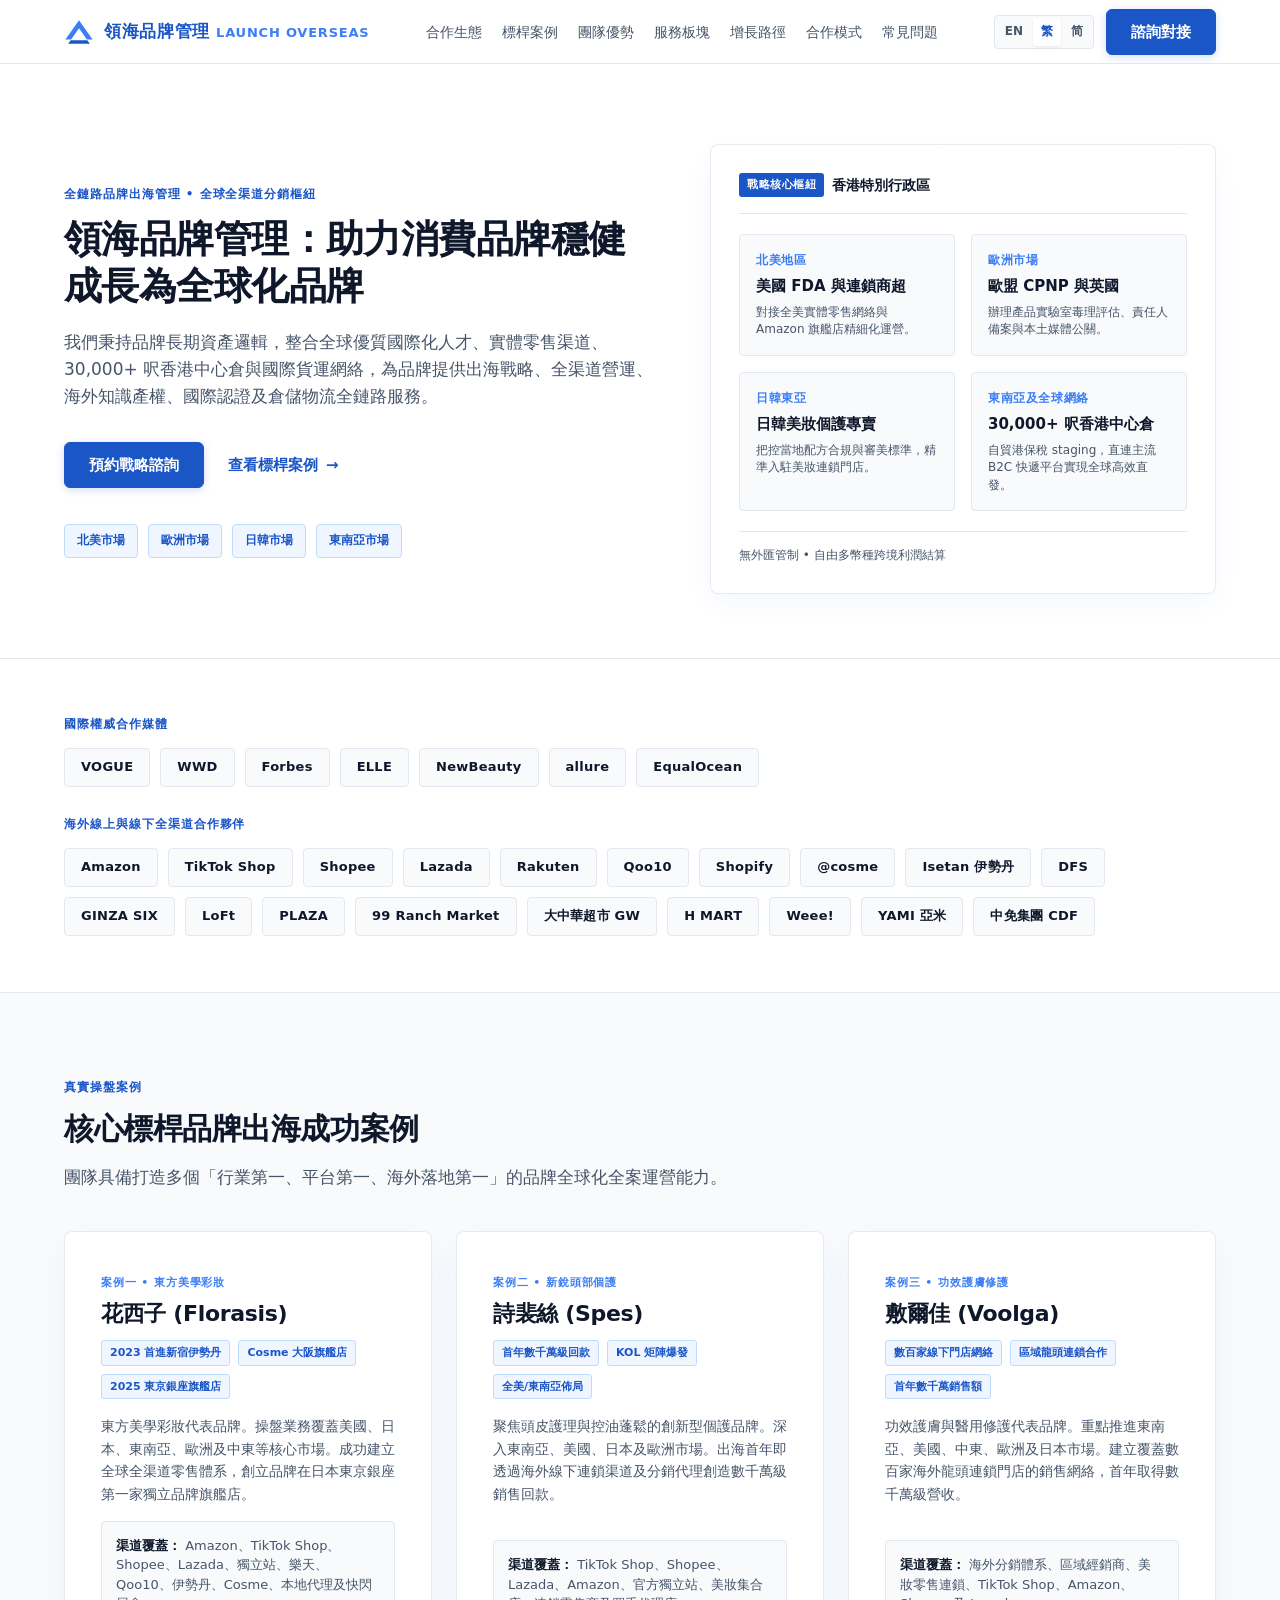
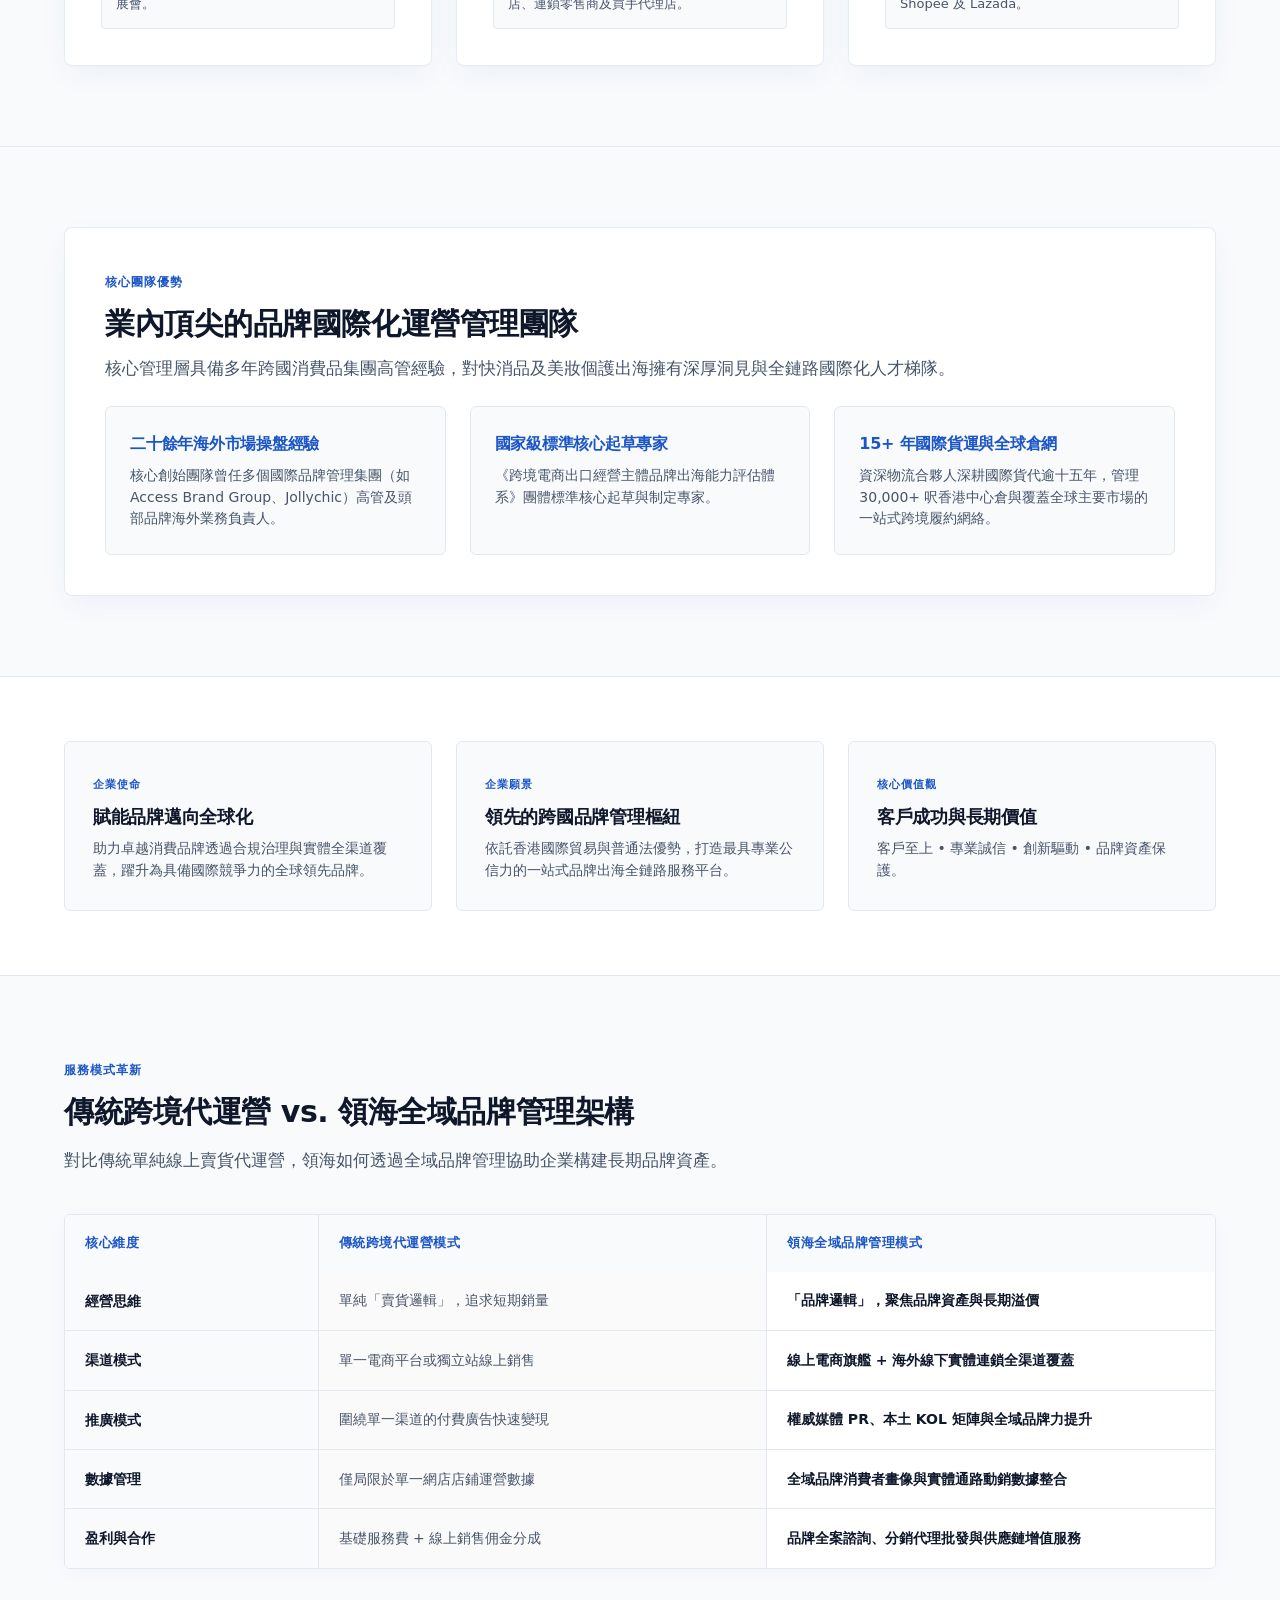
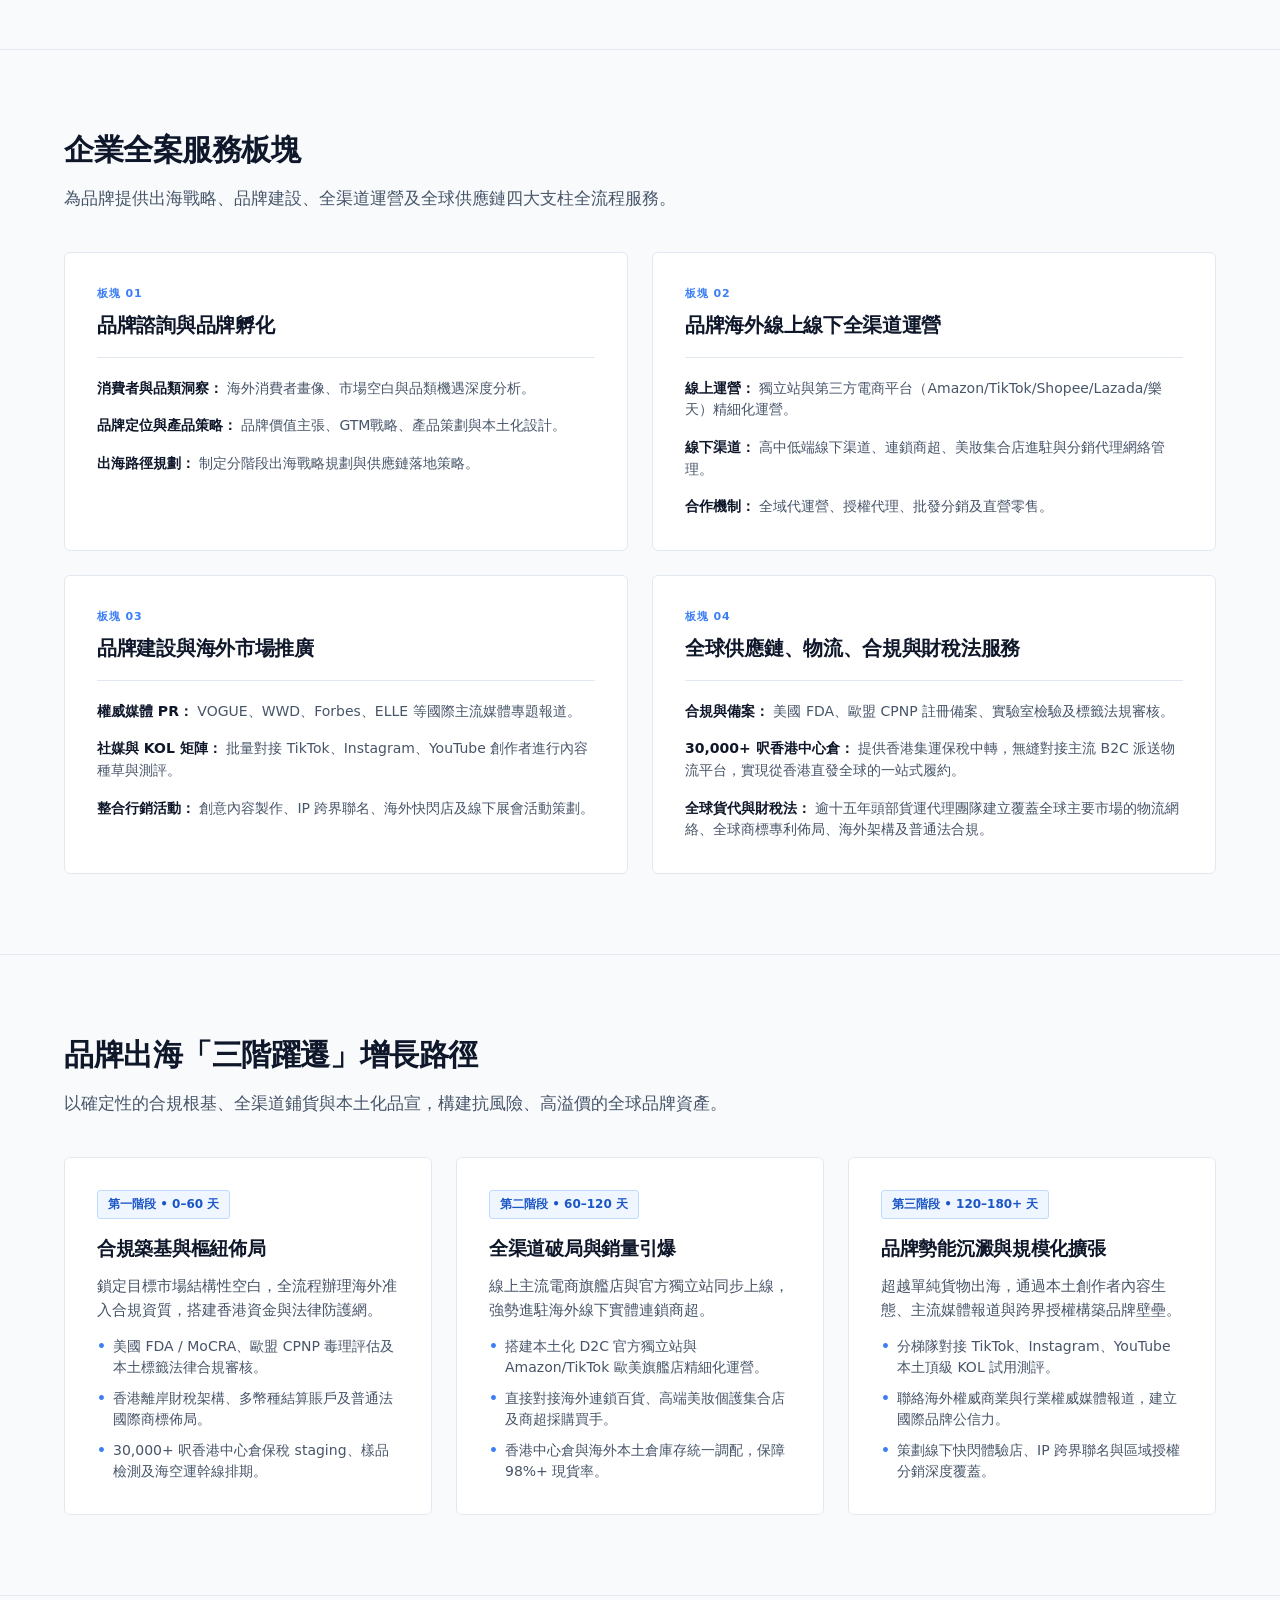
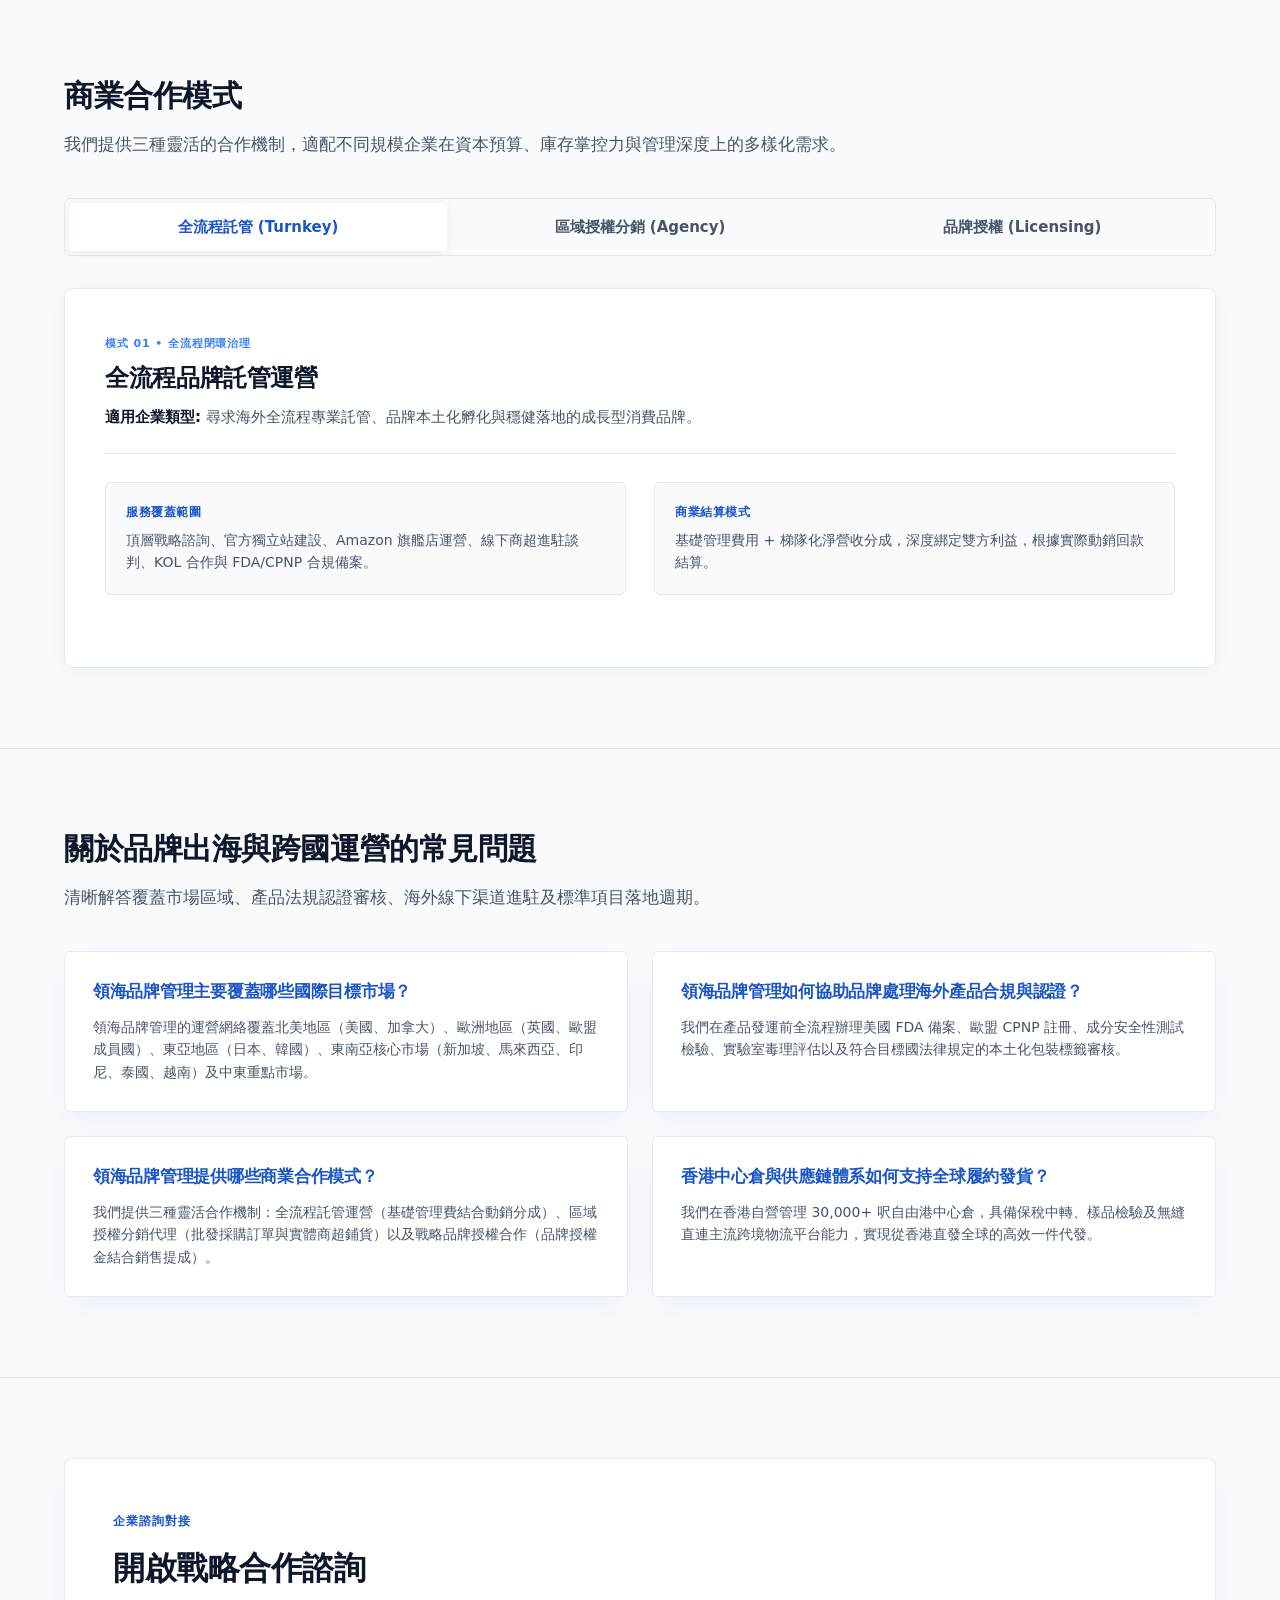
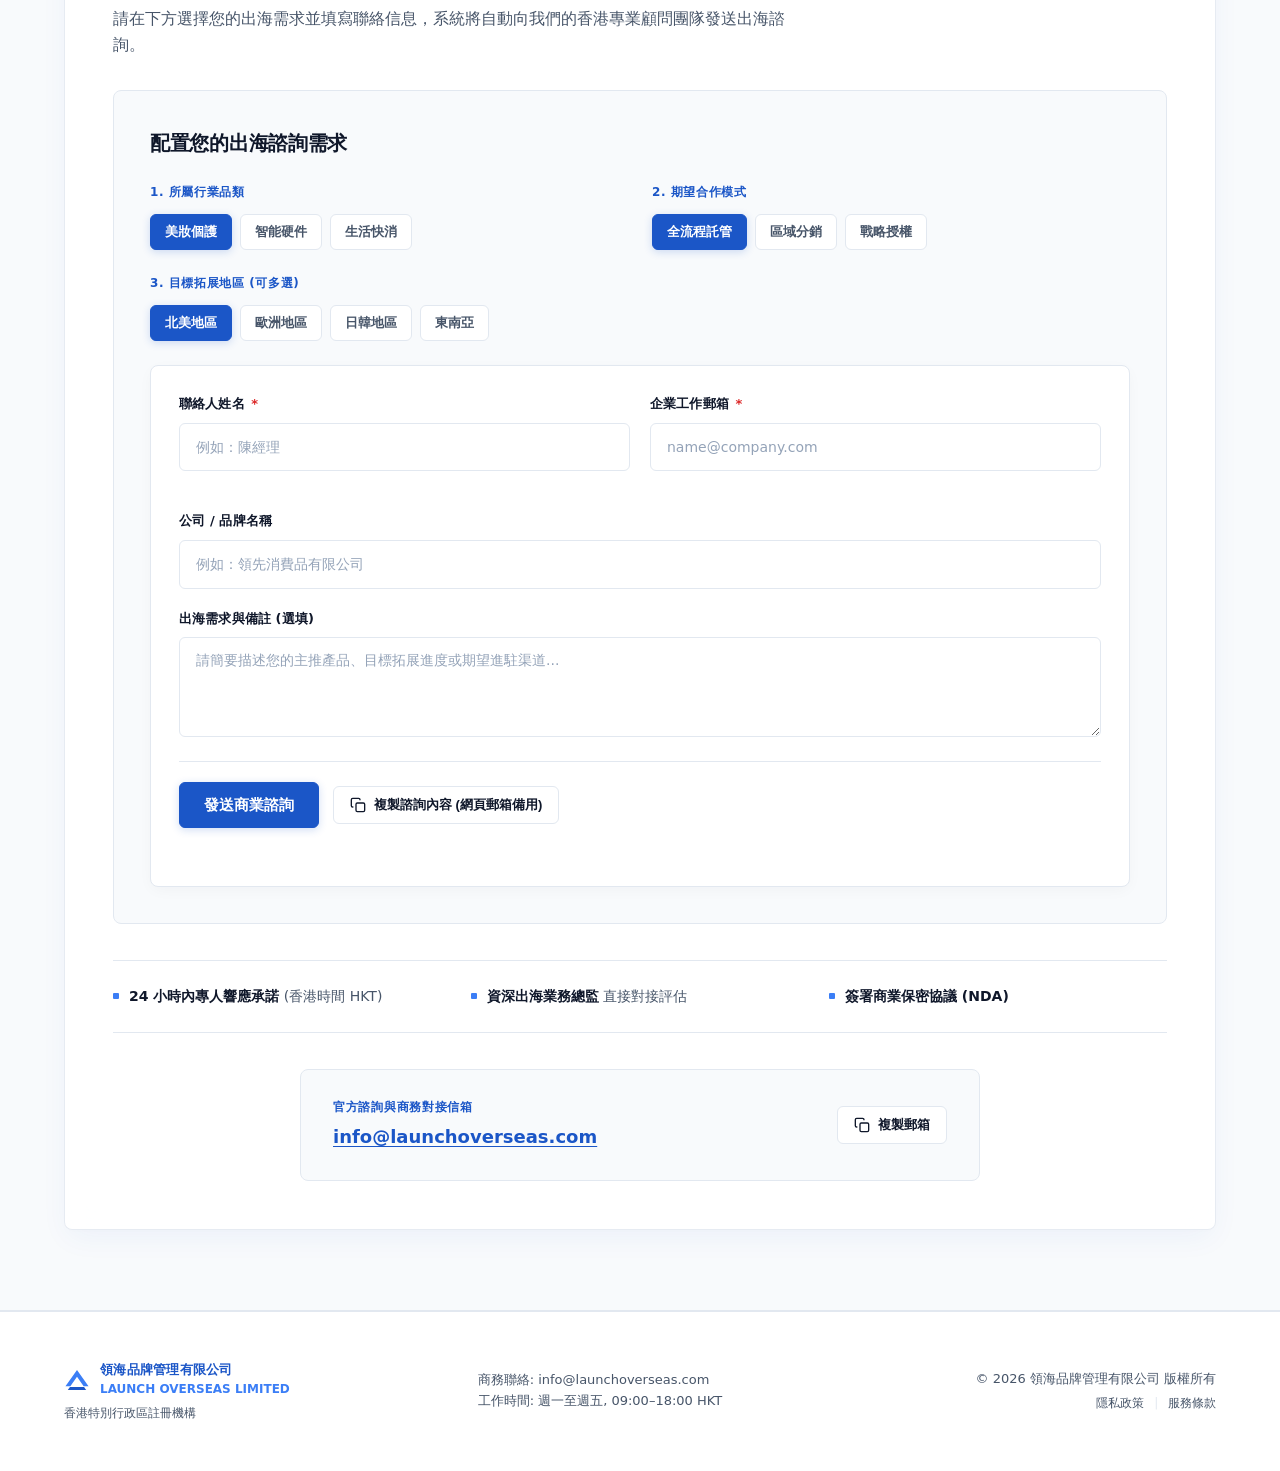
<file: zh-hk.html>
<!DOCTYPE html>
<html lang="zh-HK">
<head>
  <meta charset="UTF-8">
  <meta name="viewport" content="width=device-width, initial-scale=1.0, viewport-fit=cover">
  <meta name="theme-color" content="#1B56C7">
  <title>領海品牌管理有限公司 | 全球品牌管理與跨國分銷諮詢</title>
  <meta name="description" content="立足香港國際貿易樞紐，對標香港貿發局專業服務體系與頂尖國際出海實操經驗，為消費品牌提供北美、歐洲、日韓及東南亞市場的頂層戰略、渠道分銷、整合營銷、30,000+ 呎香港中心倉儲與檢測合規服務。成功操盤花西子、詩裴絲、敷爾佳等代表案例。">
  <link rel="canonical" href="https://launchoverseas.com/zh-hk.html">
  <link rel="alternate" hreflang="en" href="https://launchoverseas.com/">
  <link rel="alternate" hreflang="zh-HK" href="https://launchoverseas.com/zh-hk.html">
  <link rel="alternate" hreflang="zh-CN" href="https://launchoverseas.com/zh-cn.html">
  <link rel="alternate" hreflang="x-default" href="https://launchoverseas.com/">

  <!-- Open Graph -->
  <meta property="og:type" content="website">
  <meta property="og:site_name" content="領海品牌管理有限公司">
  <meta property="og:title" content="領海品牌管理有限公司 | 全球品牌管理與跨國分銷">
  <meta property="og:description" content="依託香港健全法規、30,000+ 呎自貿港中心倉與全球供應鏈物流，全面化解消費品牌出海合規風險、渠道壁壘與運營阻力。">
  <meta property="og:url" content="https://launchoverseas.com/zh-hk.html">

  <!-- Modular Stylesheets -->
  <link rel="stylesheet" href="css/variables.css">
  <link rel="stylesheet" href="css/layout.css">
  <link rel="stylesheet" href="css/sections.css">
  <link rel="stylesheet" href="css/services.css">
  <link rel="stylesheet" href="css/interactive.css">

  <!-- Schema.org Multi-Entity JSON-LD Graph -->
  <script type="application/ld+json">
  {
    "@context": "https://schema.org",
    "@graph": [
      {
        "@type": "Corporation",
        "@id": "https://launchoverseas.com/zh-hk.html#corporation",
        "name": "領海品牌管理有限公司",
        "alternateName": ["Launch Overseas Limited", "领海品牌管理有限公司"],
        "url": "https://launchoverseas.com/zh-hk.html",
        "logo": "https://launchoverseas.com/images/logo.svg",
        "description": "立足香港特別行政區的全球品牌管理與跨國分銷諮詢機構。",
        "knowsAbout": [
          "企業出海專業服務",
          "FDA與CPNP國際檢測認證備案",
          "海外線上與實體全渠道零售分銷",
          "香港 30,000+ 呎自由港供應鏈中心倉",
          "多幣種跨境財稅架構與普通法合規",
          "花西子、詩裴絲、敷爾佳海外操盤經驗"
        ],
        "address": {
          "@type": "PostalAddress",
          "addressCountry": "HK",
          "addressRegion": "香港特別行政區"
        },
        "contactPoint": {
          "@type": "ContactPoint",
          "contactType": "企業合作諮詢",
          "email": "info@launchoverseas.com",
          "availableLanguage": ["zh-Hant", "en", "zh-Hans"]
        }
      },
      {
        "@type": "WebSite",
        "@id": "https://launchoverseas.com/zh-hk.html#website",
        "url": "https://launchoverseas.com/zh-hk.html",
        "name": "領海品牌管理有限公司",
        "publisher": {
          "@id": "https://launchoverseas.com/zh-hk.html#corporation"
        },
        "inLanguage": "zh-HK"
      },
      {
        "@type": "FAQPage",
        "@id": "https://launchoverseas.com/zh-hk.html#faq",
        "mainEntity": [
          {
            "@type": "Question",
            "name": "領海品牌管理主要覆蓋哪些國際目標市場？",
            "acceptedAnswer": {
              "@type": "Answer",
              "text": "領海品牌管理的運營網絡覆蓋北美地區（美國、加拿大）、歐洲地區（英國、歐盟成員國）、東亞地區（日本、韓國）、東南亞核心市場（新加坡、馬來西亞、印尼、泰國、越南）及中東重點市場。"
            }
          },
          {
            "@type": "Question",
            "name": "領海品牌管理如何協助品牌處理海外產品合規與認證？",
            "acceptedAnswer": {
              "@type": "Answer",
              "text": "我們在產品發運前全流程辦理美國 FDA 備案、歐盟 CPNP 註冊、成分安全性測試檢驗、實驗室毒理評估以及符合目標國法律規定的本土化包裝標籤審核。"
            }
          },
          {
            "@type": "Question",
            "name": "領海品牌管理提供哪些商業合作模式？",
            "acceptedAnswer": {
              "@type": "Answer",
              "text": "我們提供三種靈活合作架構：全流程品牌託管運營（基礎管理費結合動銷分成）、區域授權分銷代理（批發採購訂單與實體連鎖鋪貨）以及戰略品牌授權（品牌授權金與終端銷售提成）。"
            }
          },
          {
            "@type": "Question",
            "name": "香港中心倉與供應鏈體系如何支持全球履約發貨？",
            "acceptedAnswer": {
              "@type": "Answer",
              "text": "我們在香港自營管理 30,000+ 呎自由港中心倉，具備保稅中轉、樣品檢驗及直連主流跨境物流平台能力，實現從香港直發全球的高效一件代發。"
            }
          }
        ]
      }
    ]
  }
  </script>
</head>
<body>
  <!-- Header / Navigation -->
  <header class="site-header" id="site-header">
    <div class="container header-container">
      <a href="zh-hk.html" class="brand-lockup" aria-label="領海品牌管理有限公司 首頁">
        <svg class="brand-logo-svg" viewBox="270 85 260 225" width="30" height="26" aria-hidden="true">
          <path d="M 400 95 L 518 262 L 468 262 L 400 165 L 332 262 L 282 262 Z" fill="#3B7EF6"/>
          <polygon points="328,270 472,270 494,300 306,300" fill="#1B56C7"/>
        </svg>
        <span class="brand-names">
          <span class="brand-primary">領海品牌管理</span>
          <span class="brand-secondary">LAUNCH OVERSEAS</span>
        </span>
      </a>

      <nav class="desktop-nav" aria-label="主導航">
        <ul class="nav-links">
          <li><a href="#partners">合作生態</a></li>
          <li><a href="#cases">標桿案例</a></li>
          <li><a href="#leadership">團隊優勢</a></li>
          <li><a href="#capabilities">服務板塊</a></li>
          <li><a href="#roadmap">增長路徑</a></li>
          <li><a href="#models">合作模式</a></li>
          <li><a href="#faq">常見問題</a></li>
        </ul>
      </nav>

      <div class="header-actions">
        <div class="lang-switch" role="group" aria-label="語言切換">
          <a href="index.html" class="lang-pill" hreflang="en">EN</a>
          <span class="lang-pill active">繁</span>
          <a href="zh-cn.html" class="lang-pill" hreflang="zh-CN">简</a>
        </div>
        <a href="#contact" class="btn btn-primary nav-cta">諮詢對接</a>
        <button class="mobile-toggle" id="mobile-toggle" aria-expanded="false" aria-controls="mobile-menu" aria-label="切換選單">
          <span class="bar"></span>
          <span class="bar"></span>
        </button>
      </div>
    </div>

    <!-- Mobile Drawer Overlay -->
    <div class="mobile-menu" id="mobile-menu" aria-hidden="true">
      <div class="mobile-menu-inner">
        <ul class="mobile-nav-links">
          <li><a href="#partners" class="mobile-link">合作生態</a></li>
          <li><a href="#cases" class="mobile-link">標桿案例</a></li>
          <li><a href="#leadership" class="mobile-link">團隊優勢</a></li>
          <li><a href="#capabilities" class="mobile-link">服務板塊</a></li>
          <li><a href="#roadmap" class="mobile-link">增長路徑</a></li>
          <li><a href="#models" class="mobile-link">合作模式</a></li>
          <li><a href="#faq" class="mobile-link">常見問題</a></li>
          <li><a href="#contact" class="mobile-link mobile-cta-link">預約諮詢</a></li>
        </ul>
        <div class="mobile-menu-footer">
          <span class="mobile-lang-title">Language / 語言 / 语言</span>
          <div class="mobile-lang-row">
            <a href="index.html" class="lang-pill">English</a>
            <span class="lang-pill active">繁體中文</span>
            <a href="zh-cn.html" class="lang-pill">简体中文</a>
          </div>
        </div>
      </div>
    </div>
  </header>

  <main>
    <!-- Hero Section -->
    <section class="hero-section">
      <div class="container hero-grid">
        <div class="hero-content reveal-on-scroll">
          <div class="meta-tag">全鏈路品牌出海管理 • 全球全渠道分銷樞紐</div>
          <h1 class="hero-title">領海品牌管理：助力消費品牌穩健成長為全球化品牌</h1>
          <p class="hero-lead">我們秉持品牌長期資產邏輯，整合全球優質國際化人才、實體零售渠道、30,000+ 呎香港中心倉與國際貨運網絡，為品牌提供出海戰略、全渠道營運、海外知識產權、國際認證及倉儲物流全鏈路服務。</p>
          
          <div class="hero-actions">
            <a href="#contact" class="btn btn-primary">預約戰略諮詢</a>
            <a href="#cases" class="btn-link">查看標桿案例 <span class="arrow">&rarr;</span></a>
          </div>

          <div class="hero-region-pills">
            <span class="region-pill">北美市場</span>
            <span class="region-pill">歐洲市場</span>
            <span class="region-pill">日韓市場</span>
            <span class="region-pill">東南亞市場</span>
          </div>
        </div>

        <div class="hero-visual reveal-on-scroll">
          <div class="hub-matrix-header">
            <div class="hub-badge-wrap">
              <span class="hub-tag">戰略核心樞紐</span>
              <span class="hub-location">香港特別行政區</span>
            </div>
          </div>
          
          <div class="matrix-grid">
            <div class="matrix-tile">
              <div class="tile-region">北美地區</div>
              <div class="tile-stat">美國 FDA 與連鎖商超</div>
              <div class="tile-desc">對接全美實體零售網絡與 Amazon 旗艦店精細化運營。</div>
            </div>

            <div class="matrix-tile">
              <div class="tile-region">歐洲市場</div>
              <div class="tile-stat">歐盟 CPNP 與英國</div>
              <div class="tile-desc">辦理產品實驗室毒理評估、責任人備案與本土媒體公關。</div>
            </div>

            <div class="matrix-tile">
              <div class="tile-region">日韓東亞</div>
              <div class="tile-stat">日韓美妝個護專賣</div>
              <div class="tile-desc">把控當地配方合規與審美標準，精準入駐美妝連鎖門店。</div>
            </div>

            <div class="matrix-tile">
              <div class="tile-region">東南亞及全球網絡</div>
              <div class="tile-stat">30,000+ 呎香港中心倉</div>
              <div class="tile-desc">自貿港保稅 staging，直連主流 B2C 快遞平台實現全球高效直發。</div>
            </div>
          </div>

          <div class="hub-matrix-footer">
            <span>無外匯管制 • 自由多幣種跨境利潤結算</span>
          </div>
        </div>
      </div>
    </section>

    <!-- Global Partners & Media Ecosystem -->
    <section class="partners-section" id="partners">
      <div class="container reveal-on-scroll">
        <div class="partner-tier-block">
          <span class="partner-tier-label">國際權威合作媒體</span>
          <div class="partner-pill-grid">
            <span class="partner-badge">VOGUE</span>
            <span class="partner-badge">WWD</span>
            <span class="partner-badge">Forbes</span>
            <span class="partner-badge">ELLE</span>
            <span class="partner-badge">NewBeauty</span>
            <span class="partner-badge">allure</span>
            <span class="partner-badge">EqualOcean</span>
          </div>
        </div>

        <div class="partner-tier-block">
          <span class="partner-tier-label">海外線上與線下全渠道合作夥伴</span>
          <div class="partner-pill-grid">
            <span class="partner-badge">Amazon</span>
            <span class="partner-badge">TikTok Shop</span>
            <span class="partner-badge">Shopee</span>
            <span class="partner-badge">Lazada</span>
            <span class="partner-badge">Rakuten</span>
            <span class="partner-badge">Qoo10</span>
            <span class="partner-badge">Shopify</span>
            <span class="partner-badge">@cosme</span>
            <span class="partner-badge">Isetan 伊勢丹</span>
            <span class="partner-badge">DFS</span>
            <span class="partner-badge">GINZA SIX</span>
            <span class="partner-badge">LoFt</span>
            <span class="partner-badge">PLAZA</span>
            <span class="partner-badge">99 Ranch Market</span>
            <span class="partner-badge">大中華超市 GW</span>
            <span class="partner-badge">H MART</span>
            <span class="partner-badge">Weee!</span>
            <span class="partner-badge">YAMI 亞米</span>
            <span class="partner-badge">中免集團 CDF</span>
          </div>
        </div>
      </div>
    </section>

    <!-- Verified Track-Record Case Studies -->
    <section class="cases-section" id="cases">
      <div class="container">
        <div class="section-header reveal-on-scroll">
          <div class="meta-tag">真實操盤案例</div>
          <h2 class="section-title">核心標桿品牌出海成功案例</h2>
          <p class="section-definition">團隊具備打造多個「行業第一、平台第一、海外落地第一」的品牌全球化全案運營能力。</p>
        </div>

        <div class="card-grid three-col">
          <!-- Case 1: Florasis -->
          <article class="case-card reveal-on-scroll">
            <div>
              <span class="case-tag">案例一 • 東方美學彩妝</span>
              <h3 class="case-brand-title">花西子 (Florasis)</h3>
              <div class="case-highlights-row">
                <span class="case-highlight-pill">2023 首進新宿伊勢丹</span>
                <span class="case-highlight-pill">Cosme 大阪旗艦店</span>
                <span class="case-highlight-pill">2025 東京銀座旗艦店</span>
              </div>
              <p class="case-desc">東方美學彩妝代表品牌。操盤業務覆蓋美國、日本、東南亞、歐洲及中東等核心市場。成功建立全球全渠道零售體系，創立品牌在日本東京銀座第一家獨立品牌旗艦店。</p>
            </div>
            <div class="case-channel-block">
              <strong>渠道覆蓋：</strong> Amazon、TikTok Shop、Shopee、Lazada、獨立站、樂天、Qoo10、伊勢丹、Cosme、本地代理及快閃展會。
            </div>
          </article>

          <!-- Case 2: Spes -->
          <article class="case-card reveal-on-scroll">
            <div>
              <span class="case-tag">案例二 • 新銳頭部個護</span>
              <h3 class="case-brand-title">詩裴絲 (Spes)</h3>
              <div class="case-highlights-row">
                <span class="case-highlight-pill">首年數千萬級回款</span>
                <span class="case-highlight-pill">KOL 矩陣爆發</span>
                <span class="case-highlight-pill">全美/東南亞佈局</span>
              </div>
              <p class="case-desc">聚焦頭皮護理與控油蓬鬆的創新型個護品牌。深入東南亞、美國、日本及歐洲市場。出海首年即透過海外線下連鎖渠道及分銷代理創造數千萬級銷售回款。</p>
            </div>
            <div class="case-channel-block">
              <strong>渠道覆蓋：</strong> TikTok Shop、Shopee、Lazada、Amazon、官方獨立站、美妝集合店、連鎖零售商及買手代理店。
            </div>
          </article>

          <!-- Case 3: Voolga -->
          <article class="case-card reveal-on-scroll">
            <div>
              <span class="case-tag">案例三 • 功效護膚修護</span>
              <h3 class="case-brand-title">敷爾佳 (Voolga)</h3>
              <div class="case-highlights-row">
                <span class="case-highlight-pill">數百家線下門店網絡</span>
                <span class="case-highlight-pill">區域龍頭連鎖合作</span>
                <span class="case-highlight-pill">首年數千萬銷售額</span>
              </div>
              <p class="case-desc">功效護膚與醫用修護代表品牌。重點推進東南亞、美國、中東、歐洲及日本市場。建立覆蓋數百家海外龍頭連鎖門店的銷售網絡，首年取得數千萬級營收。</p>
            </div>
            <div class="case-channel-block">
              <strong>渠道覆蓋：</strong> 海外分銷體系、區域經銷商、美妝零售連鎖、TikTok Shop、Amazon、Shopee 及 Lazada。
            </div>
          </article>
        </div>
      </div>
    </section>

    <!-- Leadership Credentials -->
    <section class="gateway-section" id="leadership">
      <div class="container">
        <div class="leadership-card reveal-on-scroll">
          <div class="meta-tag">核心團隊優勢</div>
          <h2 class="section-title" style="margin-bottom: 12px;">業內頂尖的品牌國際化運營管理團隊</h2>
          <p class="section-definition">核心管理層具備多年跨國消費品集團高管經驗，對快消品及美妝個護出海擁有深厚洞見與全鏈路國際化人才梯隊。</p>

          <div class="leadership-grid">
            <div class="leadership-item">
              <h3 class="leadership-item-title">二十餘年海外市場操盤經驗</h3>
              <p class="leadership-item-desc">核心創始團隊曾任多個國際品牌管理集團（如 Access Brand Group、Jollychic）高管及頭部品牌海外業務負責人。</p>
            </div>

            <div class="leadership-item">
              <h3 class="leadership-item-title">國家級標準核心起草專家</h3>
              <p class="leadership-item-desc">《跨境電商出口經營主體品牌出海能力評估體系》團體標準核心起草與制定專家。</p>
            </div>

            <div class="leadership-item">
              <h3 class="leadership-item-title">15+ 年國際貨運與全球倉網</h3>
              <p class="leadership-item-desc">資深物流合夥人深耕國際貨代逾十五年，管理 30,000+ 呎香港中心倉與覆蓋全球主要市場的一站式跨境履約網絡。</p>
            </div>
          </div>
        </div>
      </div>
    </section>

    <!-- Corporate DNA & Purpose Block -->
    <section class="dna-section">
      <div class="container">
        <div class="dna-grid">
          <div class="dna-card reveal-on-scroll">
            <span class="dna-badge">企業使命</span>
            <h3 class="dna-title">賦能品牌邁向全球化</h3>
            <p class="dna-desc">助力卓越消費品牌透過合規治理與實體全渠道覆蓋，躍升為具備國際競爭力的全球領先品牌。</p>
          </div>

          <div class="dna-card reveal-on-scroll">
            <span class="dna-badge">企業願景</span>
            <h3 class="dna-title">領先的跨國品牌管理樞紐</h3>
            <p class="dna-desc">依託香港國際貿易與普通法優勢，打造最具專業公信力的一站式品牌出海全鏈路服務平台。</p>
          </div>

          <div class="dna-card reveal-on-scroll">
            <span class="dna-badge">核心價值觀</span>
            <h3 class="dna-title">客戶成功與長期價值</h3>
            <p class="dna-desc">客戶至上 • 專業誠信 • 創新驅動 • 品牌資產保護。</p>
          </div>
        </div>
      </div>
    </section>

    <!-- Strategic Comparison Matrix -->
    <section class="comparison-section">
      <div class="container">
        <div class="section-header reveal-on-scroll">
          <div class="meta-tag">服務模式革新</div>
          <h2 class="section-title">傳統跨境代運營 vs. 領海全域品牌管理架構</h2>
          <p class="section-definition">對比傳統單純線上賣貨代運營，領海如何透過全域品牌管理協助企業構建長期品牌資產。</p>
        </div>

        <div class="comparison-table-wrap reveal-on-scroll">
          <table class="comparison-table">
            <thead>
              <tr>
                <th>核心維度</th>
                <th>傳統跨境代運營模式</th>
                <th>領海全域品牌管理模式</th>
              </tr>
            </thead>
            <tbody>
              <tr>
                <th>經營思維</th>
                <td class="traditional-col">單純「賣貨邏輯」，追求短期銷量</td>
                <td class="full-domain-col">「品牌邏輯」，聚焦品牌資產與長期溢價</td>
              </tr>
              <tr>
                <th>渠道模式</th>
                <td class="traditional-col">單一電商平台或獨立站線上銷售</td>
                <td class="full-domain-col">線上電商旗艦 + 海外線下實體連鎖全渠道覆蓋</td>
              </tr>
              <tr>
                <th>推廣模式</th>
                <td class="traditional-col">圍繞單一渠道的付費廣告快速變現</td>
                <td class="full-domain-col">權威媒體 PR、本土 KOL 矩陣與全域品牌力提升</td>
              </tr>
              <tr>
                <th>數據管理</th>
                <td class="traditional-col">僅局限於單一網店店鋪運營數據</td>
                <td class="full-domain-col">全域品牌消費者畫像與實體通路動銷數據整合</td>
              </tr>
              <tr>
                <th>盈利與合作</th>
                <td class="traditional-col">基礎服務費 + 線上銷售佣金分成</td>
                <td class="full-domain-col">品牌全案諮詢、分銷代理批發與供應鏈增值服務</td>
              </tr>
            </tbody>
          </table>
        </div>
      </div>
    </section>

    <!-- 4 Core Service Pillars -->
    <section class="pillars-section" id="capabilities">
      <div class="container">
        <div class="section-header reveal-on-scroll">
          <h2 class="section-title">企業全案服務板塊</h2>
          <p class="section-definition">為品牌提供出海戰略、品牌建設、全渠道運營及全球供應鏈四大支柱全流程服務。</p>
        </div>

        <div class="card-grid two-col">
          <article class="pillar-card reveal-on-scroll">
            <div class="pillar-header">
              <span class="pillar-tag">板塊 01</span>
              <h3 class="pillar-title">品牌諮詢與品牌孵化</h3>
            </div>
            <ul class="pillar-list">
              <li><strong>消費者與品類洞察：</strong> 海外消費者畫像、市場空白與品類機遇深度分析。</li>
              <li><strong>品牌定位與產品策略：</strong> 品牌價值主張、GTM戰略、產品策劃與本土化設計。</li>
              <li><strong>出海路徑規劃：</strong> 制定分階段出海戰略規劃與供應鏈落地策略。</li>
            </ul>
          </article>

          <article class="pillar-card reveal-on-scroll">
            <div class="pillar-header">
              <span class="pillar-tag">板塊 02</span>
              <h3 class="pillar-title">品牌海外線上線下全渠道運營</h3>
            </div>
            <ul class="pillar-list">
              <li><strong>線上運營：</strong> 獨立站與第三方電商平台（Amazon/TikTok/Shopee/Lazada/樂天）精細化運營。</li>
              <li><strong>線下渠道：</strong> 高中低端線下渠道、連鎖商超、美妝集合店進駐與分銷代理網絡管理。</li>
              <li><strong>合作機制：</strong> 全域代運營、授權代理、批發分銷及直營零售。</li>
            </ul>
          </article>

          <article class="pillar-card reveal-on-scroll">
            <div class="pillar-header">
              <span class="pillar-tag">板塊 03</span>
              <h3 class="pillar-title">品牌建設與海外市場推廣</h3>
            </div>
            <ul class="pillar-list">
              <li><strong>權威媒體 PR：</strong> VOGUE、WWD、Forbes、ELLE 等國際主流媒體專題報道。</li>
              <li><strong>社媒與 KOL 矩陣：</strong> 批量對接 TikTok、Instagram、YouTube 創作者進行內容種草與測評。</li>
              <li><strong>整合行銷活動：</strong> 創意內容製作、IP 跨界聯名、海外快閃店及線下展會活動策劃。</li>
            </ul>
          </article>

          <article class="pillar-card reveal-on-scroll">
            <div class="pillar-header">
              <span class="pillar-tag">板塊 04</span>
              <h3 class="pillar-title">全球供應鏈、物流、合規與財稅法服務</h3>
            </div>
            <ul class="pillar-list">
              <li><strong>合規與備案：</strong> 美國 FDA、歐盟 CPNP 註冊備案、實驗室檢驗及標籤法規審核。</li>
              <li><strong>30,000+ 呎香港中心倉：</strong> 提供香港集運保稅中轉，無縫對接主流 B2C 派送物流平台，實現從香港直發全球的一站式履約。</li>
              <li><strong>全球貨代與財稅法：</strong> 逾十五年頭部貨運代理團隊建立覆蓋全球主要市場的物流網絡、全球商標專利佈局、海外架構及普通法合規。</li>
            </ul>
          </article>
        </div>
      </div>
    </section>

    <!-- 3-Phase Roadmap -->
    <section class="roadmap-section" id="roadmap">
      <div class="container">
        <div class="section-header reveal-on-scroll">
          <h2 class="section-title">品牌出海「三階躍遷」增長路徑</h2>
          <p class="section-definition">以確定性的合規根基、全渠道鋪貨與本土化品宣，構建抗風險、高溢價的全球品牌資產。</p>
        </div>

        <div class="card-grid three-col">
          <article class="roadmap-card reveal-on-scroll">
            <div class="roadmap-step-badge">第一階段 • 0–60 天</div>
            <h3 class="roadmap-title">合規築基與樞紐佈局</h3>
            <p class="card-desc">鎖定目標市場結構性空白，全流程辦理海外准入合規資質，搭建香港資金與法律防護網。</p>
            <ul class="roadmap-list">
              <li>美國 FDA / MoCRA、歐盟 CPNP 毒理評估及本土標籤法律合規審核。</li>
              <li>香港離岸財稅架構、多幣種結算賬戶及普通法國際商標佈局。</li>
              <li>30,000+ 呎香港中心倉保稅 staging、樣品檢測及海空運幹線排期。</li>
            </ul>
          </article>

          <article class="roadmap-card reveal-on-scroll">
            <div class="roadmap-step-badge">第二階段 • 60–120 天</div>
            <h3 class="roadmap-title">全渠道破局與銷量引爆</h3>
            <p class="card-desc">線上主流電商旗艦店與官方獨立站同步上線，強勢進駐海外線下實體連鎖商超。</p>
            <ul class="roadmap-list">
              <li>搭建本土化 D2C 官方獨立站與 Amazon/TikTok 歐美旗艦店精細化運營。</li>
              <li>直接對接海外連鎖百貨、高端美妝個護集合店及商超採購買手。</li>
              <li>香港中心倉與海外本土倉庫存統一調配，保障 98%+ 現貨率。</li>
            </ul>
          </article>

          <article class="roadmap-card reveal-on-scroll">
            <div class="roadmap-step-badge">第三階段 • 120–180+ 天</div>
            <h3 class="roadmap-title">品牌勢能沉澱與規模化擴張</h3>
            <p class="card-desc">超越單純貨物出海，通過本土創作者內容生態、主流媒體報道與跨界授權構築品牌壁壘。</p>
            <ul class="roadmap-list">
              <li>分梯隊對接 TikTok、Instagram、YouTube 本土頂級 KOL 試用測評。</li>
              <li>聯絡海外權威商業與行業權威媒體報道，建立國際品牌公信力。</li>
              <li>策劃線下快閃體驗店、IP 跨界聯名與區域授權分銷深度覆蓋。</li>
            </ul>
          </article>
        </div>
      </div>
    </section>

    <!-- Commercial Engagement Models -->
    <section class="models-section" id="models">
      <div class="container">
        <div class="section-header reveal-on-scroll">
          <h2 class="section-title">商業合作模式</h2>
          <p class="section-definition">我們提供三種靈活的合作機制，適配不同規模企業在資本預算、庫存掌控力與管理深度上的多樣化需求。</p>
        </div>

        <div class="model-switcher-wrap reveal-on-scroll">
          <div class="model-tabs" role="tablist" aria-label="商業合作模式">
            <button class="model-tab-btn active" role="tab" aria-selected="true" aria-controls="panel-turnkey-zh" id="tab-turnkey-zh">
              全流程託管 (Turnkey)
            </button>
            <button class="model-tab-btn" role="tab" aria-selected="false" aria-controls="panel-agency-zh" id="tab-agency-zh">
              區域授權分銷 (Agency)
            </button>
            <button class="model-tab-btn" role="tab" aria-selected="false" aria-controls="panel-licensing-zh" id="tab-licensing-zh">
              品牌授權 (Licensing)
            </button>
          </div>

          <div class="model-panels">
            <div class="model-panel active" id="panel-turnkey-zh" role="tabpanel" aria-labelledby="tab-turnkey-zh">
              <div class="panel-header-row">
                <div class="panel-title-wrap">
                  <span class="panel-badge">模式 01 • 全流程閉環治理</span>
                  <h3 class="panel-title">全流程品牌託管運營</h3>
                  <p class="panel-profile-lead"><strong>適用企業類型:</strong> 尋求海外全流程專業託管、品牌本土化孵化與穩健落地的成長型消費品牌。</p>
                </div>
              </div>

              <div class="panel-details-grid">
                <div class="detail-block">
                  <div class="detail-label">服務覆蓋範圍</div>
                  <div class="detail-content">頂層戰略諮詢、官方獨立站建設、Amazon 旗艦店運營、線下商超進駐談判、KOL 合作與 FDA/CPNP 合規備案。</div>
                </div>
                <div class="detail-block">
                  <div class="detail-label">商業結算模式</div>
                  <div class="detail-content">基礎管理費用 + 梯隊化淨營收分成，深度綁定雙方利益，根據實際動銷回款結算。</div>
                </div>
              </div>
            </div>

            <div class="model-panel" id="panel-agency-zh" role="tabpanel" aria-labelledby="tab-agency-zh">
              <div class="panel-header-row">
                <div class="panel-title-wrap">
                  <span class="panel-badge">模式 02 • 規模化線下鋪貨</span>
                  <h3 class="panel-title">區域授權分銷代理</h3>
                  <p class="panel-profile-lead"><strong>適用企業類型:</strong> 產品成熟、具備供應鏈優勢、尋求快速進入海外實體商超的企業。</p>
                </div>
              </div>

              <div class="panel-details-grid">
                <div class="detail-block">
                  <div class="detail-label">服務覆蓋範圍</div>
                  <div class="detail-content">指定區域實體連鎖商超進駐、美妝個護專賣店鋪貨、B2B 批發採購分銷、港口交貨與經銷商賬期管理。</div>
                </div>
                <div class="detail-block">
                  <div class="detail-label">商業結算模式</div>
                  <div class="detail-content">批量批發採購訂單 (PO) 或約定比例的分銷差價利潤，依照香港自由港發運週期定期結算。</div>
                </div>
              </div>
            </div>

            <div class="model-panel" id="panel-licensing-zh" role="tabpanel" aria-labelledby="tab-licensing-zh">
              <div class="panel-header-row">
                <div class="panel-title-wrap">
                  <span class="panel-badge">模式 03 • 輕資產全球化</span>
                  <h3 class="panel-title">戰略品牌授權合作</h3>
                  <p class="panel-profile-lead"><strong>適用企業類型:</strong> 具備高品牌知名度、尋求海外本土化生產與輕資產運營的品牌。</p>
                </div>
              </div>

              <div class="panel-details-grid">
                <div class="detail-block">
                  <div class="detail-label">服務覆蓋範圍</div>
                  <div class="detail-content">國際普通法商標授權合約治理、本土化生產品質監管、外觀專利保護、品牌標準規範審核與跨界聯名授權。</div>
                </div>
                <div class="detail-block">
                  <div class="detail-label">商業結算模式</div>
                  <div class="detail-content">前期品牌授權金 (Royalty) + 終端批發銷售額百分比提成，並設定年度最低保底結算收益。</div>
                </div>
              </div>
            </div>
          </div>
        </div>
      </div>
    </section>

    <!-- FAQ Section -->
    <section class="faq-section" id="faq">
      <div class="container">
        <div class="section-header reveal-on-scroll">
          <h2 class="section-title">關於品牌出海與跨國運營的常見問題</h2>
          <p class="section-definition">清晰解答覆蓋市場區域、產品法規認證審核、海外線下渠道進駐及標準項目落地週期。</p>
        </div>

        <div class="faq-grid">
          <div class="faq-item reveal-on-scroll">
            <h3 class="faq-question">領海品牌管理主要覆蓋哪些國際目標市場？</h3>
            <p class="faq-answer">領海品牌管理的運營網絡覆蓋北美地區（美國、加拿大）、歐洲地區（英國、歐盟成員國）、東亞地區（日本、韓國）、東南亞核心市場（新加坡、馬來西亞、印尼、泰國、越南）及中東重點市場。</p>
          </div>

          <div class="faq-item reveal-on-scroll">
            <h3 class="faq-question">領海品牌管理如何協助品牌處理海外產品合規與認證？</h3>
            <p class="faq-answer">我們在產品發運前全流程辦理美國 FDA 備案、歐盟 CPNP 註冊、成分安全性測試檢驗、實驗室毒理評估以及符合目標國法律規定的本土化包裝標籤審核。</p>
          </div>

          <div class="faq-item reveal-on-scroll">
            <h3 class="faq-question">領海品牌管理提供哪些商業合作模式？</h3>
            <p class="faq-answer">我們提供三種靈活合作機制：全流程託管運營（基礎管理費結合動銷分成）、區域授權分銷代理（批發採購訂單與實體商超鋪貨）以及戰略品牌授權合作（品牌授權金結合銷售提成）。</p>
          </div>

          <div class="faq-item reveal-on-scroll">
            <h3 class="faq-question">香港中心倉與供應鏈體系如何支持全球履約發貨？</h3>
            <p class="faq-answer">我們在香港自營管理 30,000+ 呎自由港中心倉，具備保稅中轉、樣品檢驗及無縫直連主流跨境物流平台能力，實現從香港直發全球的高效一件代發。</p>
          </div>
        </div>
      </div>
    </section>

    <!-- Interactive Inbound Scoping & Contact Section -->
    <section class="contact-section" id="contact">
      <div class="container">
        <div class="contact-card reveal-on-scroll">
          <div class="contact-header">
            <div class="meta-tag">企業諮詢對接</div>
            <h2 class="contact-title">開啟戰略合作諮詢</h2>
            <p class="contact-lead">請在下方選擇您的出海需求並填寫聯絡信息，系統將自動向我們的香港專業顧問團隊發送出海諮詢。</p>
          </div>

          <!-- Modern Scoping & Form Card -->
          <div class="scoping-widget">
            <div class="scoping-header">
              <h3 class="scoping-title">配置您的出海諮詢需求</h3>
            </div>
            
            <div class="scoping-grid">
              <div class="scoping-group">
                <label>1. 所屬行業品類</label>
                <div class="scoping-options" id="scope-category">
                  <button class="scope-pill active" data-val="美妝護膚">美妝個護</button>
                  <button class="scope-pill" data-val="智能硬件">智能硬件</button>
                  <button class="scope-pill" data-val="生活快消">生活快消</button>
                </div>
              </div>

              <div class="scoping-group">
                <label>2. 期望合作模式</label>
                <div class="scoping-options" id="scope-model">
                  <button class="scope-pill active" data-val="全流程託管">全流程託管</button>
                  <button class="scope-pill" data-val="區域授權分銷">區域分銷</button>
                  <button class="scope-pill" data-val="戰略品牌授權">戰略授權</button>
                </div>
              </div>
            </div>

            <div class="scoping-group">
              <label>3. 目標拓展地區 (可多選)</label>
              <div class="scoping-options" id="scope-regions">
                <button class="scope-pill active" data-val="北美地區">北美地區</button>
                <button class="scope-pill" data-val="歐洲地區">歐洲地區</button>
                <button class="scope-pill" data-val="日韓東亞">日韓地區</button>
                <button class="scope-pill" data-val="東南亞">東南亞</button>
              </div>
            </div>

            <!-- Modern Form Presentation Card -->
            <div class="modern-form-card">
              <form id="enquiry-form" novalidate>
                <input type="text" name="company_verify" id="hp-company-verify" class="honeypot-field" tabindex="-1" autocomplete="off">

                <div class="form-grid-2">
                  <div class="form-field">
                    <label class="form-label" for="field-name">聯絡人姓名 <span class="required-mark">*</span></label>
                    <input type="text" id="field-name" class="form-input" placeholder="例如：陳經理" required>
                  </div>
                  <div class="form-field">
                    <label class="form-label" for="field-email">企業工作郵箱 <span class="required-mark">*</span></label>
                    <input type="email" id="field-email" class="form-input" placeholder="name@company.com" required>
                  </div>
                </div>

                <div class="form-field">
                  <label class="form-label" for="field-company">公司 / 品牌名稱</label>
                  <input type="text" id="field-company" class="form-input" placeholder="例如：領先消費品有限公司">
                </div>

                <div class="form-field">
                  <label class="form-label" for="field-brief">出海需求與備註 (選填)</label>
                  <textarea id="field-brief" class="form-textarea" placeholder="請簡要描述您的主推產品、目標拓展進度或期望進駐渠道..."></textarea>
                </div>

                <div class="form-actions">
                  <button type="submit" class="btn btn-primary" id="submit-enquiry-btn">發送商業諮詢</button>
                  <button type="button" class="btn btn-secondary copy-btn" id="fallback-copy-btn" aria-label="複製諮詢內容">
                    <svg viewBox="0 0 24 24" width="16" height="16" fill="none" stroke="currentColor" stroke-width="2"><rect x="9" y="9" width="13" height="13" rx="2" ry="2"></rect><path d="M5 15H4a2 2 0 0 1-2-2V4a2 2 0 0 1 2-2h9a2 2 0 0 1 2 2v1"></path></svg>
                    <span>複製諮詢內容 (網頁郵箱備用)</span>
                  </button>
                </div>
                <div class="form-feedback" id="form-feedback" aria-live="polite"></div>
              </form>
            </div>
          </div>

          <div class="trust-commitments">
            <div class="trust-item">
              <span class="trust-bullet"></span>
              <span><strong>24 小時內專人響應承諾</strong> (香港時間 HKT)</span>
            </div>
            <div class="trust-item">
              <span class="trust-bullet"></span>
              <span><strong>資深出海業務總監</strong> 直接對接評估</span>
            </div>
            <div class="trust-item">
              <span class="trust-bullet"></span>
              <span><strong>簽署商業保密協議 (NDA)</strong></span>
            </div>
          </div>

          <!-- Single Centered Corporate Contact Card -->
          <div class="contact-channels-single">
            <div class="single-channel-box">
              <div class="channel-info">
                <span class="channel-label">官方諮詢與商務對接信箱</span>
                <a href="mailto:info@launchoverseas.com" id="dynamic-email-link" class="channel-value email-link">info@launchoverseas.com</a>
              </div>
              <button class="copy-btn" data-copy="info@launchoverseas.com" aria-label="複製電子郵箱">
                <svg viewBox="0 0 24 24" width="16" height="16" fill="none" stroke="currentColor" stroke-width="2"><rect x="9" y="9" width="13" height="13" rx="2" ry="2"></rect><path d="M5 15H4a2 2 0 0 1-2-2V4a2 2 0 0 1 2-2h9a2 2 0 0 1 2 2v1"></path></svg>
                <span>複製郵箱</span>
              </button>
            </div>
          </div>
        </div>
      </div>
    </section>
  </main>

  <!-- Footer -->
  <footer class="site-footer">
    <div class="container footer-grid">
      <div class="footer-col">
        <div class="footer-brand-lockup">
          <svg class="footer-logo-svg" viewBox="270 85 260 225" width="26" height="22" aria-hidden="true">
            <path d="M 400 95 L 518 262 L 468 262 L 400 165 L 332 262 L 282 262 Z" fill="#3B7EF6"/>
            <polygon points="328,270 472,270 494,300 306,300" fill="#1B56C7"/>
          </svg>
          <div>
            <div class="footer-brand">領海品牌管理有限公司</div>
            <div class="footer-brand-en">LAUNCH OVERSEAS LIMITED</div>
          </div>
        </div>
        <p class="footer-sub">香港特別行政區註冊機構</p>
      </div>

      <div class="footer-col footer-center">
        <p class="footer-meta">商務聯絡: info@launchoverseas.com</p>
        <p class="footer-meta">工作時間: 週一至週五, 09:00–18:00 HKT</p>
      </div>

      <div class="footer-col footer-right">
        <p class="footer-copy">&copy; 2026 領海品牌管理有限公司 版權所有</p>
        <div class="footer-links">
          <a href="privacy-zh-hk.html" style="color: var(--text-secondary);">隱私政策</a>
          <span class="link-divider">|</span>
          <a href="terms-zh-hk.html" style="color: var(--text-secondary);">服務條款</a>
        </div>
      </div>
    </div>
  </footer>

  <script src="js/app.js"></script>
  <script src="js/form.js"></script>
</body>
</html>
</file>
<file: css/variables.css>
/* ==========================================================================
   Launch Overseas Limited - Design Tokens & Global Reset
   ========================================================================== */

:root {
  --bg-canvas: #F8FAFC;
  --bg-surface: #FFFFFF;
  --text-primary: #0F172A;
  --text-secondary: #475569;
  --border-stone: #E2E8F0;
  --color-indigo: #1B56C7;        /* Primary Royal Cobalt */
  --color-indigo-hover: #13429E;
  --color-azure: #3B7EF6;         /* Electric Azure */
  --color-azure-light: #EFF6FF;
  --color-emerald: #10B981;       /* Live Pulse Green */
  --font-main: system-ui, -apple-system, BlinkMacSystemFont, "Segoe UI", Roboto, "PingFang SC", "Microsoft YaHei", "PingFang HK", "Microsoft JhengHei", sans-serif;
  --header-height: 64px;
  --transition-smooth: 0.25s cubic-bezier(0.16, 1, 0.3, 1);

  /* 2026 Enterprise Glassmorphism Tokens */
  --glass-bg: rgba(255, 255, 255, 0.88);
  --glass-border: rgba(226, 232, 240, 0.85);
  --glass-border-highlight: rgba(255, 255, 255, 0.75);
  --glass-shadow: 0 10px 30px -4px rgba(27, 86, 199, 0.06), 0 2px 6px -1px rgba(0, 0, 0, 0.02);
  --glass-backdrop: blur(16px);
}

*, *::before, *::after {
  box-sizing: border-box;
  margin: 0;
  padding: 0;
}

html {
  font-size: 16px;
  scroll-behavior: smooth;
  -webkit-text-size-adjust: 100%;
}

body {
  background-color: var(--bg-canvas);
  background-image: radial-gradient(circle at 100% 0%, rgba(59, 126, 246, 0.03) 0%, transparent 35%),
                    radial-gradient(circle at 0% 50%, rgba(27, 86, 199, 0.02) 0%, transparent 40%);
  background-attachment: fixed;
  color: var(--text-primary);
  font-family: var(--font-main);
  line-height: 1.6;
  padding-top: var(--header-height);
  padding-bottom: env(safe-area-inset-bottom);
  overflow-x: hidden;
}

.container {
  width: 100%;
  max-width: 1200px;
  margin: 0 auto;
  padding: 0 24px;
}

/* Typography Helpers */
h1, h2, h3, h4 {
  font-weight: 700;
  letter-spacing: -0.015em;
  color: var(--text-primary);
}

a {
  color: inherit;
  text-decoration: none;
}

.meta-tag {
  display: inline-block;
  font-size: 0.75rem;
  text-transform: uppercase;
  letter-spacing: 0.08em;
  color: var(--color-indigo);
  margin-bottom: 12px;
  font-weight: 700;
}
</file>
<file: css/layout.css>
/* ==========================================================================
   Launch Overseas Limited - Layout, Navigation & Breakpoints
   ========================================================================== */

/* Global Navigation */
.site-header {
  position: fixed;
  top: 0;
  left: 0;
  width: 100%;
  height: var(--header-height);
  background-color: rgba(255, 255, 255, 0.96);
  backdrop-filter: blur(12px);
  -webkit-backdrop-filter: blur(12px);
  border-bottom: 1px solid var(--border-stone);
  z-index: 1000;
  padding-top: env(safe-area-inset-top);
}

.header-container {
  display: flex;
  align-items: center;
  justify-content: space-between;
  height: 100%;
  gap: 12px;
}

.brand-lockup {
  display: flex;
  align-items: center;
  gap: 10px;
  flex-shrink: 0;
}

.brand-logo-svg {
  flex-shrink: 0;
  display: block;
}

.brand-names {
  display: flex;
  align-items: baseline;
  gap: 6px;
  white-space: nowrap;
}

.brand-primary {
  font-size: 1.0625rem;
  font-weight: 800;
  letter-spacing: 0.04em;
  color: var(--color-indigo);
}

.brand-secondary {
  font-size: 0.8125rem;
  font-weight: 600;
  letter-spacing: 0.06em;
  color: var(--color-azure);
}

.desktop-nav .nav-links {
  display: flex;
  list-style: none;
  gap: 20px;
}

.nav-links a {
  font-size: 0.875rem;
  font-weight: 500;
  color: var(--text-secondary);
  transition: color var(--transition-smooth);
}

.nav-links a:hover {
  color: var(--color-indigo);
}

.header-actions {
  display: flex;
  align-items: center;
  gap: 12px;
  flex-shrink: 0;
}

/* 3-Language Segmented Switcher (Desktop) */
.lang-switch {
  display: inline-flex;
  align-items: center;
  background-color: var(--bg-canvas);
  border: 1px solid var(--border-stone);
  border-radius: 4px;
  padding: 2px;
  gap: 2px;
}

.lang-pill {
  display: inline-flex;
  align-items: center;
  justify-content: center;
  padding: 4px 8px;
  font-size: 0.75rem;
  font-weight: 600;
  color: var(--text-secondary);
  border-radius: 3px;
  min-height: 28px;
  transition: background-color var(--transition-smooth), color var(--transition-smooth);
}

.lang-pill:hover {
  color: var(--color-indigo);
}

.lang-pill.active {
  background-color: var(--bg-surface);
  color: var(--color-indigo);
  box-shadow: 0 1px 3px rgba(0, 0, 0, 0.08);
}

.mobile-toggle {
  display: none;
  background: none;
  border: none;
  cursor: pointer;
  padding: 10px 4px;
  width: 44px;
  height: 44px;
  flex-direction: column;
  justify-content: center;
  align-items: center;
  gap: 6px;
}

.mobile-toggle .bar {
  display: block;
  width: 22px;
  height: 2px;
  background-color: var(--text-primary);
  transition: transform var(--transition-smooth), opacity var(--transition-smooth);
}

.mobile-menu {
  display: none;
}

/* Sections & Structural Layout */
.section-header {
  margin-bottom: 40px;
  max-width: 860px;
}

.section-title {
  font-size: 1.875rem;
  line-height: 1.3;
  margin-bottom: 16px;
}

.section-definition {
  font-size: 1.0625rem;
  color: var(--text-secondary);
  line-height: 1.6;
}

.gateway-section, .profiles-section, .roadmap-section, .playbooks-section, .pillars-section, .models-section, .faq-section, .contact-section {
  padding: 80px 0;
  border-bottom: 1px solid var(--border-stone);
}

.card-grid {
  display: grid;
  gap: 24px;
}

.card-grid.three-col {
  grid-template-columns: repeat(3, 1fr);
}

.card-grid.two-col {
  grid-template-columns: repeat(2, 1fr);
}

/* Footer Layout */
.site-footer {
  padding: 48px 0;
  background-color: var(--bg-surface);
  border-top: 1px solid var(--border-stone);
}

.footer-grid {
  display: grid;
  grid-template-columns: 1.2fr 1fr 1.2fr;
  gap: 24px;
  align-items: center;
  font-size: 0.8125rem;
  color: var(--text-secondary);
}

.footer-brand-lockup {
  display: flex;
  align-items: center;
  gap: 10px;
  margin-bottom: 4px;
}

.footer-brand {
  font-weight: 800;
  letter-spacing: 0.02em;
  color: var(--color-indigo);
}

.footer-brand-zh, .footer-brand-en {
  font-size: 0.75rem;
  color: var(--color-azure);
  font-weight: 600;
}

.footer-sub {
  font-size: 0.75rem;
  margin-top: 2px;
}

.footer-right {
  text-align: right;
}

.footer-links {
  margin-top: 4px;
  font-size: 0.75rem;
}

.link-divider {
  margin: 0 6px;
  color: var(--border-stone);
}

/* Responsive Adaptations */
@media (max-width: 992px) {
  .hero-grid {
    grid-template-columns: 1fr;
    gap: 36px;
  }

  .card-grid.three-col, .card-grid.two-col, .faq-grid {
    grid-template-columns: 1fr;
  }

  .trust-commitments, .contact-channels {
    grid-template-columns: 1fr;
  }

  .footer-grid {
    grid-template-columns: 1fr;
    text-align: left;
    gap: 16px;
  }

  .footer-right {
    text-align: left;
  }
}

@media (max-width: 768px) {
  :root {
    --header-height: 56px;
  }

  .container {
    padding: 0 16px;
  }

  /* Clean Mobile Header */
  .desktop-nav, .nav-cta, .brand-secondary, .lang-switch {
    display: none;
  }

  .brand-primary {
    font-size: 0.9375rem;
  }

  .mobile-toggle {
    display: flex;
  }

  .section-title {
    font-size: 1.5rem;
  }

  /* Mobile Drawer Overlay */
  .mobile-menu {
    display: block;
    position: fixed;
    top: var(--header-height);
    left: 0;
    width: 100%;
    height: calc(100dvh - var(--header-height));
    background-color: var(--bg-surface);
    border-top: 1px solid var(--border-stone);
    transform: translateY(-100%);
    opacity: 0;
    pointer-events: none;
    transition: transform var(--transition-smooth), opacity var(--transition-smooth);
    z-index: 999;
  }

  .mobile-menu.is-open {
    transform: translateY(0);
    opacity: 1;
    pointer-events: auto;
  }

  .mobile-menu-inner {
    padding: 28px 20px;
    display: flex;
    flex-direction: column;
    justify-content: space-between;
    height: 100%;
    overflow-y: auto;
  }

  .mobile-nav-links {
    list-style: none;
    display: flex;
    flex-direction: column;
    gap: 16px;
  }

  .mobile-nav-links a {
    font-size: 1.1rem;
    font-weight: 600;
    color: var(--text-primary);
  }

  .mobile-cta-link {
    color: var(--color-indigo) !important;
    font-weight: 700;
  }

  /* Language Switcher inside Mobile Drawer */
  .mobile-menu-footer {
    display: flex;
    flex-direction: column;
    gap: 12px;
    padding-top: 20px;
    border-top: 1px solid var(--border-stone);
  }

  .mobile-lang-title {
    font-size: 0.75rem;
    text-transform: uppercase;
    letter-spacing: 0.05em;
    color: var(--text-secondary);
    font-weight: 700;
  }

  .mobile-lang-row {
    display: flex;
    align-items: center;
    gap: 8px;
  }

  .mobile-lang-row .lang-pill {
    flex: 1;
    min-height: 40px;
    font-size: 0.875rem;
    background-color: var(--bg-canvas);
    border: 1px solid var(--border-stone);
  }

  .mobile-lang-row .lang-pill.active {
    background-color: var(--color-indigo);
    color: #FFFFFF;
    border-color: var(--color-indigo);
  }
}
</file>
<file: css/sections.css>
/* ==========================================================================
   Launch Overseas Limited - Sections & Showcase Styles
   (Hero Matrix, Partners & Media Ecosystem, Case Studies, Leadership)
   ========================================================================== */

/* Hero Component */
.hero-section {
  padding: 80px 0 64px;
  background-color: var(--bg-surface);
  border-bottom: 1px solid var(--border-stone);
  position: relative;
}

.hero-grid {
  display: grid;
  grid-template-columns: 6.5fr 5.5fr;
  gap: 48px;
  align-items: center;
}

.hero-title {
  font-size: 2.375rem;
  line-height: 1.22;
  margin-bottom: 20px;
}

.hero-lead {
  font-size: 1.0625rem;
  color: var(--text-secondary);
  line-height: 1.6;
  margin-bottom: 32px;
}

.hero-actions {
  display: flex;
  align-items: center;
  gap: 24px;
  margin-bottom: 36px;
  flex-wrap: wrap;
}

.hero-region-pills {
  display: flex;
  gap: 10px;
  flex-wrap: wrap;
}

.region-pill {
  font-size: 0.75rem;
  font-weight: 600;
  padding: 6px 12px;
  background-color: var(--color-azure-light);
  border: 1px solid #BFDBFE;
  color: var(--color-indigo);
  border-radius: 4px;
}

/* 2026 Enterprise Glass Visual */
.hero-visual {
  background: var(--glass-bg);
  backdrop-filter: var(--glass-backdrop);
  -webkit-backdrop-filter: var(--glass-backdrop);
  border: 1px solid var(--glass-border);
  box-shadow: var(--glass-shadow);
  border-radius: 8px;
  padding: 28px;
  position: relative;
  overflow: hidden;
}

.hero-visual::before {
  content: "";
  position: absolute;
  top: 0;
  left: 0;
  right: 0;
  height: 1px;
  background: linear-gradient(90deg, transparent, var(--glass-border-highlight), transparent);
}

.hub-matrix-header {
  display: flex;
  justify-content: space-between;
  align-items: center;
  flex-wrap: wrap;
  gap: 8px;
  padding-bottom: 16px;
  border-bottom: 1px solid var(--border-stone);
  margin-bottom: 20px;
}

.hub-badge-wrap {
  display: flex;
  align-items: center;
  gap: 8px;
  flex-wrap: wrap;
}

.hub-tag {
  background-color: var(--color-indigo);
  color: #FFFFFF;
  font-size: 0.6875rem;
  font-weight: 700;
  padding: 3px 8px;
  border-radius: 3px;
  letter-spacing: 0.05em;
  text-transform: uppercase;
}

.hub-location {
  font-size: 0.875rem;
  font-weight: 700;
  color: var(--text-primary);
}

.hub-law-label {
  font-size: 0.75rem;
  font-weight: 500;
  color: var(--color-azure);
}

.matrix-grid {
  display: grid;
  grid-template-columns: 1fr 1fr;
  gap: 16px;
  margin-bottom: 20px;
}

.matrix-tile {
  background-color: var(--bg-canvas);
  border: 1px solid var(--border-stone);
  border-radius: 4px;
  padding: 16px;
  transition: transform var(--transition-smooth), border-color var(--transition-smooth);
}

.matrix-tile:hover {
  transform: translateY(-2px);
  border-color: #CBD5E1;
}

.tile-region {
  font-size: 0.75rem;
  text-transform: uppercase;
  letter-spacing: 0.05em;
  color: var(--color-azure);
  font-weight: 700;
  margin-bottom: 4px;
}

.tile-stat {
  font-size: 0.9375rem;
  font-weight: 700;
  color: var(--text-primary);
  margin-bottom: 6px;
}

.tile-desc {
  font-size: 0.75rem;
  color: var(--text-secondary);
  line-height: 1.45;
}

.hub-matrix-footer {
  display: flex;
  align-items: center;
  gap: 8px;
  padding-top: 14px;
  border-top: 1px solid var(--border-stone);
  font-size: 0.75rem;
  color: var(--text-secondary);
}

/* Global Partners & Media Ecosystem */
.partners-section {
  padding: 56px 0;
  background-color: var(--bg-surface);
  border-bottom: 1px solid var(--border-stone);
}

.partner-tier-block {
  margin-bottom: 28px;
}

.partner-tier-block:last-child {
  margin-bottom: 0;
}

.partner-tier-label {
  font-size: 0.75rem;
  font-weight: 700;
  text-transform: uppercase;
  letter-spacing: 0.08em;
  color: var(--color-indigo);
  margin-bottom: 14px;
  display: block;
}

.partner-pill-grid {
  display: flex;
  flex-wrap: wrap;
  gap: 10px;
}

.partner-badge {
  background-color: var(--bg-canvas);
  border: 1px solid var(--border-stone);
  color: var(--text-primary);
  font-size: 0.8125rem;
  font-weight: 600;
  padding: 8px 16px;
  border-radius: 4px;
  letter-spacing: 0.02em;
  transition: all var(--transition-smooth);
}

.partner-badge:hover {
  background-color: #FFFFFF;
  border-color: var(--color-azure);
  color: var(--color-indigo);
  transform: translateY(-1px);
}

/* Verified Case Studies Component */
.cases-section {
  padding: 80px 0;
  border-bottom: 1px solid var(--border-stone);
}

.case-card {
  background: var(--glass-bg);
  backdrop-filter: var(--glass-backdrop);
  -webkit-backdrop-filter: var(--glass-backdrop);
  border: 1px solid var(--glass-border);
  border-radius: 8px;
  padding: 36px;
  display: flex;
  flex-direction: column;
  justify-content: space-between;
  box-shadow: var(--glass-shadow);
  transition: transform var(--transition-smooth), box-shadow var(--transition-smooth), border-color var(--transition-smooth);
}

.case-card:hover {
  transform: translateY(-3px);
  border-color: #BFDBFE;
  box-shadow: 0 16px 36px -4px rgba(27, 86, 199, 0.1);
}

.case-tag {
  display: inline-block;
  font-size: 0.6875rem;
  font-weight: 700;
  text-transform: uppercase;
  letter-spacing: 0.08em;
  color: var(--color-azure);
  margin-bottom: 8px;
}

.case-brand-title {
  font-size: 1.375rem;
  line-height: 1.3;
  margin-bottom: 12px;
  color: var(--text-primary);
}

.case-highlights-row {
  display: flex;
  gap: 8px;
  flex-wrap: wrap;
  margin-bottom: 16px;
}

.case-highlight-pill {
  font-size: 0.6875rem;
  font-weight: 700;
  padding: 3px 8px;
  background-color: var(--color-azure-light);
  border: 1px solid #BFDBFE;
  color: var(--color-indigo);
  border-radius: 3px;
}

.case-desc {
  font-size: 0.875rem;
  color: var(--text-secondary);
  line-height: 1.6;
  margin-bottom: 16px;
}

.case-channel-block {
  background-color: var(--bg-canvas);
  border: 1px solid var(--border-stone);
  border-radius: 4px;
  padding: 14px;
  font-size: 0.8125rem;
  color: var(--text-secondary);
  line-height: 1.5;
}

.case-channel-block strong {
  color: var(--text-primary);
}

/* Leadership & Governance Credentials */
.leadership-card {
  background: var(--glass-bg);
  backdrop-filter: var(--glass-backdrop);
  -webkit-backdrop-filter: var(--glass-backdrop);
  border: 1px solid var(--glass-border);
  border-radius: 8px;
  padding: 40px;
  box-shadow: var(--glass-shadow);
}

.leadership-grid {
  display: grid;
  grid-template-columns: repeat(3, 1fr);
  gap: 24px;
  margin-top: 24px;
}

.leadership-item {
  background-color: var(--bg-canvas);
  border: 1px solid var(--border-stone);
  border-radius: 6px;
  padding: 24px;
  transition: transform var(--transition-smooth);
}

.leadership-item:hover {
  transform: translateY(-2px);
}

.leadership-item-title {
  font-size: 1rem;
  font-weight: 700;
  color: var(--color-indigo);
  margin-bottom: 8px;
}

.leadership-item-desc {
  font-size: 0.875rem;
  color: var(--text-secondary);
  line-height: 1.55;
}

/* Responsive Overrides */
@media (max-width: 992px) {
  .hero-grid { grid-template-columns: 1fr; gap: 36px; }
  .leadership-grid { grid-template-columns: 1fr; }
}

@media (max-width: 768px) {
  .hero-title { font-size: 1.75rem; }
  .matrix-grid { grid-template-columns: 1fr; gap: 12px; }
  .hero-visual { padding: 20px 16px; }
  .case-card { padding: 24px 16px; }
}
</file>
<file: css/services.css>
/* ==========================================================================
   Launch Overseas Limited - Services & Methodology Styles
   (Pillars, Roadmaps, Comparison Matrix, DNA Block, Model Switcher)
   ========================================================================== */

/* Corporate DNA Strip (Mission, Vision, Values) */
.dna-section {
  padding: 64px 0;
  background-color: var(--bg-surface);
  border-bottom: 1px solid var(--border-stone);
}

.dna-grid {
  display: grid;
  grid-template-columns: repeat(3, 1fr);
  gap: 24px;
}

.dna-card {
  background-color: var(--bg-canvas);
  border: 1px solid var(--border-stone);
  border-radius: 6px;
  padding: 28px;
}

.dna-badge {
  display: inline-block;
  font-size: 0.6875rem;
  font-weight: 700;
  text-transform: uppercase;
  letter-spacing: 0.08em;
  color: var(--color-indigo);
  margin-bottom: 10px;
}

.dna-title {
  font-size: 1.125rem;
  font-weight: 700;
  color: var(--text-primary);
  margin-bottom: 8px;
  line-height: 1.4;
}

.dna-desc {
  font-size: 0.875rem;
  color: var(--text-secondary);
  line-height: 1.6;
}

/* Strategic Comparison Matrix Module */
.comparison-section {
  padding: 80px 0;
  background-color: var(--bg-canvas);
  border-bottom: 1px solid var(--border-stone);
}

.comparison-table-wrap {
  width: 100%;
  overflow-x: auto;
  border: 1px solid var(--border-stone);
  border-radius: 6px;
  background-color: var(--bg-surface);
  box-shadow: 0 4px 20px -2px rgba(27, 86, 199, 0.04);
}

.comparison-table {
  width: 100%;
  border-collapse: collapse;
  text-align: left;
  font-size: 0.875rem;
}

.comparison-table th, .comparison-table td {
  padding: 18px 20px;
  border-bottom: 1px solid var(--border-stone);
  border-right: 1px solid var(--border-stone);
  vertical-align: middle;
}

.comparison-table th:last-child, .comparison-table td:last-child {
  border-right: none;
}

.comparison-table thead th {
  background-color: var(--bg-canvas);
  font-weight: 700;
  color: var(--color-indigo);
  font-size: 0.8125rem;
  text-transform: uppercase;
  letter-spacing: 0.04em;
}

.comparison-table tbody th {
  background-color: var(--bg-canvas);
  font-weight: 700;
  color: var(--text-primary);
  width: 22%;
}

.comparison-table tbody td.traditional-col {
  color: var(--text-secondary);
  background-color: #FAFAFA;
  width: 39%;
  line-height: 1.5;
}

.comparison-table tbody td.full-domain-col {
  color: var(--text-primary);
  background-color: #FFFFFF;
  font-weight: 600;
  width: 39%;
  line-height: 1.5;
}

.comparison-table tr:last-child th, .comparison-table tr:last-child td {
  border-bottom: none;
}

/* Feature & Pillar Cards */
.feature-card, .pillar-card {
  background-color: var(--bg-surface);
  border: 1px solid var(--border-stone);
  border-radius: 6px;
  padding: 32px;
  transition: transform var(--transition-smooth), box-shadow var(--transition-smooth);
}

.feature-card:hover, .pillar-card:hover {
  transform: translateY(-2px);
  box-shadow: 0 6px 24px -4px rgba(27, 86, 199, 0.06);
}

.card-index {
  font-size: 0.8125rem;
  font-weight: 700;
  color: var(--color-azure);
  margin-bottom: 16px;
}

.card-title {
  font-size: 1.1875rem;
  line-height: 1.4;
  margin-bottom: 12px;
}

.card-desc {
  font-size: 0.9375rem;
  color: var(--text-secondary);
  line-height: 1.6;
}

.pillar-header {
  border-bottom: 1px solid var(--border-stone);
  padding-bottom: 16px;
  margin-bottom: 20px;
}

.pillar-tag {
  display: block;
  font-size: 0.6875rem;
  text-transform: uppercase;
  letter-spacing: 0.08em;
  color: var(--color-azure);
  font-weight: 700;
  margin-bottom: 6px;
}

.pillar-title {
  font-size: 1.25rem;
}

.pillar-list {
  list-style: none;
  display: flex;
  flex-direction: column;
  gap: 16px;
}

.pillar-list li {
  font-size: 0.875rem;
  color: var(--text-secondary);
  line-height: 1.55;
}

.pillar-list strong {
  color: var(--text-primary);
  font-weight: 600;
}

/* Roadmap Component */
.roadmap-card {
  position: relative;
  background-color: var(--bg-surface);
  border: 1px solid var(--border-stone);
  border-radius: 6px;
  padding: 32px;
  transition: transform var(--transition-smooth), box-shadow var(--transition-smooth);
}

.roadmap-card:hover {
  transform: translateY(-2px);
  box-shadow: 0 6px 24px -4px rgba(27, 86, 199, 0.06);
}

.roadmap-step-badge {
  display: inline-flex;
  align-items: center;
  gap: 6px;
  background-color: var(--color-azure-light);
  border: 1px solid #BFDBFE;
  color: var(--color-indigo);
  font-size: 0.75rem;
  font-weight: 700;
  padding: 4px 10px;
  border-radius: 3px;
  margin-bottom: 16px;
}

.roadmap-title {
  font-size: 1.1875rem;
  line-height: 1.4;
  margin-bottom: 12px;
}

.roadmap-list {
  list-style: none;
  display: flex;
  flex-direction: column;
  gap: 10px;
  margin-top: 14px;
}

.roadmap-list li {
  font-size: 0.875rem;
  color: var(--text-secondary);
  line-height: 1.5;
  position: relative;
  padding-left: 16px;
}

.roadmap-list li::before {
  content: "•";
  position: absolute;
  left: 0;
  color: var(--color-azure);
  font-weight: bold;
}

/* Interactive Partnership Model Switcher */
.model-switcher-wrap {
  display: flex;
  flex-direction: column;
  gap: 32px;
}

.model-tabs {
  display: grid;
  grid-template-columns: repeat(3, 1fr);
  background-color: var(--bg-canvas);
  border: 1px solid var(--border-stone);
  border-radius: 6px;
  padding: 4px;
  gap: 4px;
}

.model-tab-btn {
  display: flex;
  align-items: center;
  justify-content: center;
  min-height: 48px;
  padding: 8px 16px;
  background: none;
  border: none;
  border-radius: 4px;
  font-family: inherit;
  font-size: 0.9375rem;
  font-weight: 600;
  color: var(--text-secondary);
  cursor: pointer;
  transition: background-color var(--transition-smooth), color var(--transition-smooth), box-shadow var(--transition-smooth);
}

.model-tab-btn:hover {
  color: var(--color-indigo);
}

.model-tab-btn.active {
  background-color: var(--bg-surface);
  color: var(--color-indigo);
  box-shadow: 0 2px 8px rgba(0, 0, 0, 0.06);
}

.model-panels {
  position: relative;
}

.model-panel {
  display: none;
  background-color: var(--bg-surface);
  border: 1px solid var(--border-stone);
  border-radius: 8px;
  padding: 40px;
  box-shadow: 0 4px 20px -2px rgba(27, 86, 199, 0.05);
}

.model-panel.active {
  display: block;
  animation: panelFadeIn 0.25s ease-in-out;
}

@keyframes panelFadeIn {
  from { opacity: 0; transform: translateY(4px); }
  to { opacity: 1; transform: translateY(0); }
}

.panel-header-row {
  display: flex;
  justify-content: space-between;
  align-items: flex-start;
  flex-wrap: wrap;
  gap: 16px;
  border-bottom: 1px solid var(--border-stone);
  padding-bottom: 24px;
  margin-bottom: 28px;
}

.panel-title-wrap {
  max-width: 680px;
}

.panel-badge {
  display: inline-block;
  font-size: 0.6875rem;
  font-weight: 700;
  text-transform: uppercase;
  letter-spacing: 0.08em;
  color: var(--color-azure);
  margin-bottom: 6px;
}

.panel-title {
  font-size: 1.5rem;
  color: var(--text-primary);
  margin-bottom: 8px;
}

.panel-profile-lead {
  font-size: 0.9375rem;
  color: var(--text-secondary);
}

.panel-profile-lead strong {
  color: var(--text-primary);
}

.panel-details-grid {
  display: grid;
  grid-template-columns: 1fr 1fr;
  gap: 28px;
  margin-bottom: 32px;
}

.detail-block {
  background-color: var(--bg-canvas);
  border: 1px solid var(--border-stone);
  border-radius: 6px;
  padding: 20px;
}

.detail-label {
  font-size: 0.75rem;
  font-weight: 700;
  text-transform: uppercase;
  letter-spacing: 0.05em;
  color: var(--color-indigo);
  margin-bottom: 8px;
}

.detail-content {
  font-size: 0.875rem;
  color: var(--text-secondary);
  line-height: 1.55;
}

/* Responsive Overrides */
@media (max-width: 992px) {
  .dna-grid { grid-template-columns: 1fr; }
  .model-tabs { grid-template-columns: 1fr; }
  .panel-details-grid { grid-template-columns: 1fr; gap: 16px; }
}

@media (max-width: 768px) {
  .dna-section, .comparison-section { padding: 48px 0; }
  .dna-card { padding: 20px 16px; }
  .comparison-table th, .comparison-table td { padding: 12px 14px; font-size: 0.8125rem; }
  .model-panel { padding: 24px 16px; }
  .panel-title { font-size: 1.25rem; }
}
</file>
<file: css/interactive.css>
/* ==========================================================================
   Launch Overseas Limited - Interactive Components & Contact Styles
   (Buttons, Scoping Generator, Scroll Reveals, Contact Card, Modern Form)
   ========================================================================== */

/* Global Buttons & Links */
.btn {
  display: inline-flex;
  align-items: center;
  justify-content: center;
  min-height: 46px;
  padding: 0 24px;
  font-size: 0.9375rem;
  font-weight: 600;
  border-radius: 6px;
  cursor: pointer;
  transition: background-color var(--transition-smooth), opacity var(--transition-smooth), transform var(--transition-smooth), box-shadow var(--transition-smooth);
}

.btn-primary {
  background-color: var(--color-indigo);
  color: #FFFFFF;
  border: 1px solid var(--color-indigo);
  box-shadow: 0 2px 8px rgba(27, 86, 199, 0.2);
}

.btn-primary:hover {
  background-color: var(--color-indigo-hover);
  transform: translateY(-1px);
  box-shadow: 0 4px 14px rgba(27, 86, 199, 0.3);
}

.btn-secondary {
  background-color: var(--bg-surface);
  color: var(--color-indigo);
  border: 1px solid var(--border-stone);
}

.btn-secondary:hover {
  border-color: var(--color-indigo);
  background-color: var(--color-azure-light);
}

.btn-link {
  display: inline-flex;
  align-items: center;
  gap: 8px;
  min-height: 44px;
  font-size: 0.9375rem;
  font-weight: 600;
  color: var(--color-indigo);
}

.btn-link:hover .arrow {
  transform: translateX(4px);
}

.arrow {
  transition: transform var(--transition-smooth);
}

/* Scroll Reveal Micro-Interactions */
.reveal-on-scroll {
  opacity: 0;
  transform: translateY(16px);
  transition: opacity 0.5s cubic-bezier(0.16, 1, 0.3, 1), transform 0.5s cubic-bezier(0.16, 1, 0.3, 1);
  will-change: opacity, transform;
}

.reveal-on-scroll.is-revealed {
  opacity: 1;
  transform: translateY(0);
}

@media (prefers-reduced-motion: reduce) {
  .reveal-on-scroll {
    opacity: 1 !important;
    transform: none !important;
    transition: none !important;
  }
}

/* FAQ Module */
.faq-grid {
  display: grid;
  grid-template-columns: repeat(2, 1fr);
  gap: 24px;
}

.faq-item {
  background: var(--glass-bg);
  backdrop-filter: var(--glass-backdrop);
  -webkit-backdrop-filter: var(--glass-backdrop);
  border: 1px solid var(--glass-border);
  border-radius: 6px;
  padding: 28px;
  box-shadow: var(--glass-shadow);
}

.faq-question {
  font-size: 1.0625rem;
  margin-bottom: 12px;
  line-height: 1.4;
  color: var(--color-indigo);
}

.faq-answer {
  font-size: 0.875rem;
  color: var(--text-secondary);
  line-height: 1.6;
}

/* Modern Scoping & Form Card Module */
.scoping-widget {
  background-color: var(--bg-canvas);
  border: 1px solid var(--border-stone);
  border-radius: 8px;
  padding: 36px;
  margin-bottom: 36px;
}

.scoping-header {
  margin-bottom: 24px;
}

.scoping-title {
  font-size: 1.25rem;
  margin-bottom: 8px;
  color: var(--text-primary);
}

.scoping-grid {
  display: grid;
  grid-template-columns: repeat(auto-fit, minmax(260px, 1fr));
  gap: 24px;
  margin-bottom: 24px;
}

.scoping-group label {
  display: block;
  font-size: 0.75rem;
  font-weight: 700;
  text-transform: uppercase;
  letter-spacing: 0.05em;
  color: var(--color-indigo);
  margin-bottom: 12px;
}

.scoping-options {
  display: flex;
  flex-wrap: wrap;
  gap: 8px;
}

.scope-pill {
  background-color: var(--bg-surface);
  border: 1px solid var(--border-stone);
  color: var(--text-secondary);
  font-family: inherit;
  font-size: 0.8125rem;
  font-weight: 600;
  padding: 8px 14px;
  border-radius: 6px;
  cursor: pointer;
  transition: all var(--transition-smooth);
}

.scope-pill:hover {
  border-color: var(--color-indigo);
  color: var(--color-indigo);
}

.scope-pill.active {
  background-color: var(--color-indigo);
  border-color: var(--color-indigo);
  color: #FFFFFF;
  box-shadow: 0 2px 8px rgba(27, 86, 199, 0.2);
}

/* Modern Form Presentation */
.modern-form-card {
  background-color: var(--bg-surface);
  border: 1px solid var(--border-stone);
  border-radius: 8px;
  padding: 28px;
  box-shadow: 0 4px 16px -2px rgba(15, 23, 42, 0.04);
  margin-top: 24px;
}

.form-grid-2 {
  display: grid;
  grid-template-columns: 1fr 1fr;
  gap: 20px;
  margin-bottom: 20px;
}

.form-field {
  display: flex;
  flex-direction: column;
  gap: 8px;
  margin-bottom: 20px;
}

.form-field:last-of-type {
  margin-bottom: 0;
}

.form-label {
  font-size: 0.8125rem;
  font-weight: 700;
  color: var(--text-primary);
  letter-spacing: 0.01em;
}

.form-label .required-mark {
  color: #DC2626;
  margin-left: 2px;
}

.form-input, .form-textarea {
  width: 100%;
  background-color: #FFFFFF;
  border: 1px solid var(--border-stone);
  border-radius: 6px;
  padding: 12px 16px;
  font-family: inherit;
  font-size: 0.9375rem;
  color: var(--text-primary);
  line-height: 1.5;
  transition: border-color var(--transition-smooth), box-shadow var(--transition-smooth);
}

.form-input::placeholder, .form-textarea::placeholder {
  color: #94A3B8;
  font-size: 0.875rem;
}

.form-input:focus, .form-textarea:focus {
  outline: none;
  border-color: var(--color-azure);
  box-shadow: 0 0 0 3px rgba(59, 126, 246, 0.15);
}

.form-textarea {
  min-height: 100px;
  resize: vertical;
}

.form-actions {
  display: flex;
  align-items: center;
  gap: 14px;
  flex-wrap: wrap;
  margin-top: 24px;
  padding-top: 20px;
  border-top: 1px solid var(--border-stone);
}

.honeypot-field {
  position: absolute;
  left: -9999px;
  top: -9999px;
  opacity: 0;
  height: 0;
  width: 0;
  z-index: -1;
  pointer-events: none;
}

.form-feedback {
  font-size: 0.875rem;
  color: #DC2626;
  margin-top: 10px;
  min-height: 20px;
  font-weight: 500;
}

/* Contact Card Module */
.contact-card {
  background: var(--glass-bg);
  backdrop-filter: var(--glass-backdrop);
  -webkit-backdrop-filter: var(--glass-backdrop);
  border: 1px solid var(--glass-border);
  border-radius: 8px;
  padding: 48px;
  box-shadow: var(--glass-shadow);
  position: relative;
  overflow: hidden;
}

.contact-card::before {
  content: "";
  position: absolute;
  top: 0;
  left: 0;
  right: 0;
  height: 1px;
  background: linear-gradient(90deg, transparent, var(--glass-border-highlight), transparent);
}

.contact-header {
  max-width: 700px;
  margin-bottom: 32px;
}

.contact-title {
  font-size: 2rem;
  margin-bottom: 12px;
}

.contact-lead {
  font-size: 1rem;
  color: var(--text-secondary);
}

.trust-commitments {
  display: grid;
  grid-template-columns: repeat(3, 1fr);
  gap: 20px;
  border-top: 1px solid var(--border-stone);
  border-bottom: 1px solid var(--border-stone);
  padding: 24px 0;
  margin-bottom: 36px;
}

.trust-item {
  display: flex;
  align-items: flex-start;
  gap: 10px;
  font-size: 0.875rem;
  color: var(--text-secondary);
}

.trust-bullet {
  display: inline-block;
  width: 6px;
  height: 6px;
  background-color: var(--color-azure);
  margin-top: 8px;
  flex-shrink: 0;
  border-radius: 1px;
}

.trust-item strong {
  color: var(--text-primary);
}

/* Single Focused Corporate Contact Card */
.contact-channels-single {
  display: flex;
  justify-content: center;
}

.single-channel-box {
  width: 100%;
  max-width: 680px;
  background-color: var(--bg-canvas);
  border: 1px solid var(--border-stone);
  border-radius: 8px;
  padding: 28px 32px;
  display: flex;
  align-items: center;
  justify-content: space-between;
  gap: 20px;
  flex-wrap: wrap;
}

.channel-info {
  display: flex;
  flex-direction: column;
  gap: 6px;
}

.channel-label {
  font-size: 0.75rem;
  text-transform: uppercase;
  letter-spacing: 0.06em;
  color: var(--color-indigo);
  font-weight: 700;
}

.channel-value {
  font-size: 1.125rem;
  font-weight: 700;
  color: var(--text-primary);
  word-break: break-all;
}

.channel-value.email-link {
  color: var(--color-indigo);
  text-decoration: underline;
  text-underline-offset: 3px;
}

.copy-btn {
  display: inline-flex;
  align-items: center;
  gap: 8px;
  background: var(--bg-surface);
  border: 1px solid var(--border-stone);
  padding: 8px 16px;
  font-size: 0.8125rem;
  font-weight: 600;
  cursor: pointer;
  color: var(--text-primary);
  border-radius: 6px;
  min-height: 38px;
  transition: border-color var(--transition-smooth), color var(--transition-smooth), background-color var(--transition-smooth);
}

.copy-btn:hover {
  border-color: var(--color-indigo);
  color: var(--color-indigo);
  background-color: var(--color-azure-light);
}

/* Responsive Overrides */
@media (max-width: 992px) {
  .faq-grid { grid-template-columns: 1fr; }
  .trust-commitments { grid-template-columns: 1fr; gap: 14px; }
  .form-grid-2 { grid-template-columns: 1fr; gap: 16px; }
}

@media (max-width: 768px) {
  .scoping-widget { padding: 24px 16px; }
  .modern-form-card { padding: 20px 16px; }
  .contact-card { padding: 24px 16px; }
  .contact-title { font-size: 1.5rem; }
  .single-channel-box { padding: 20px 16px; flex-direction: column; align-items: flex-start; }
}
</file>
